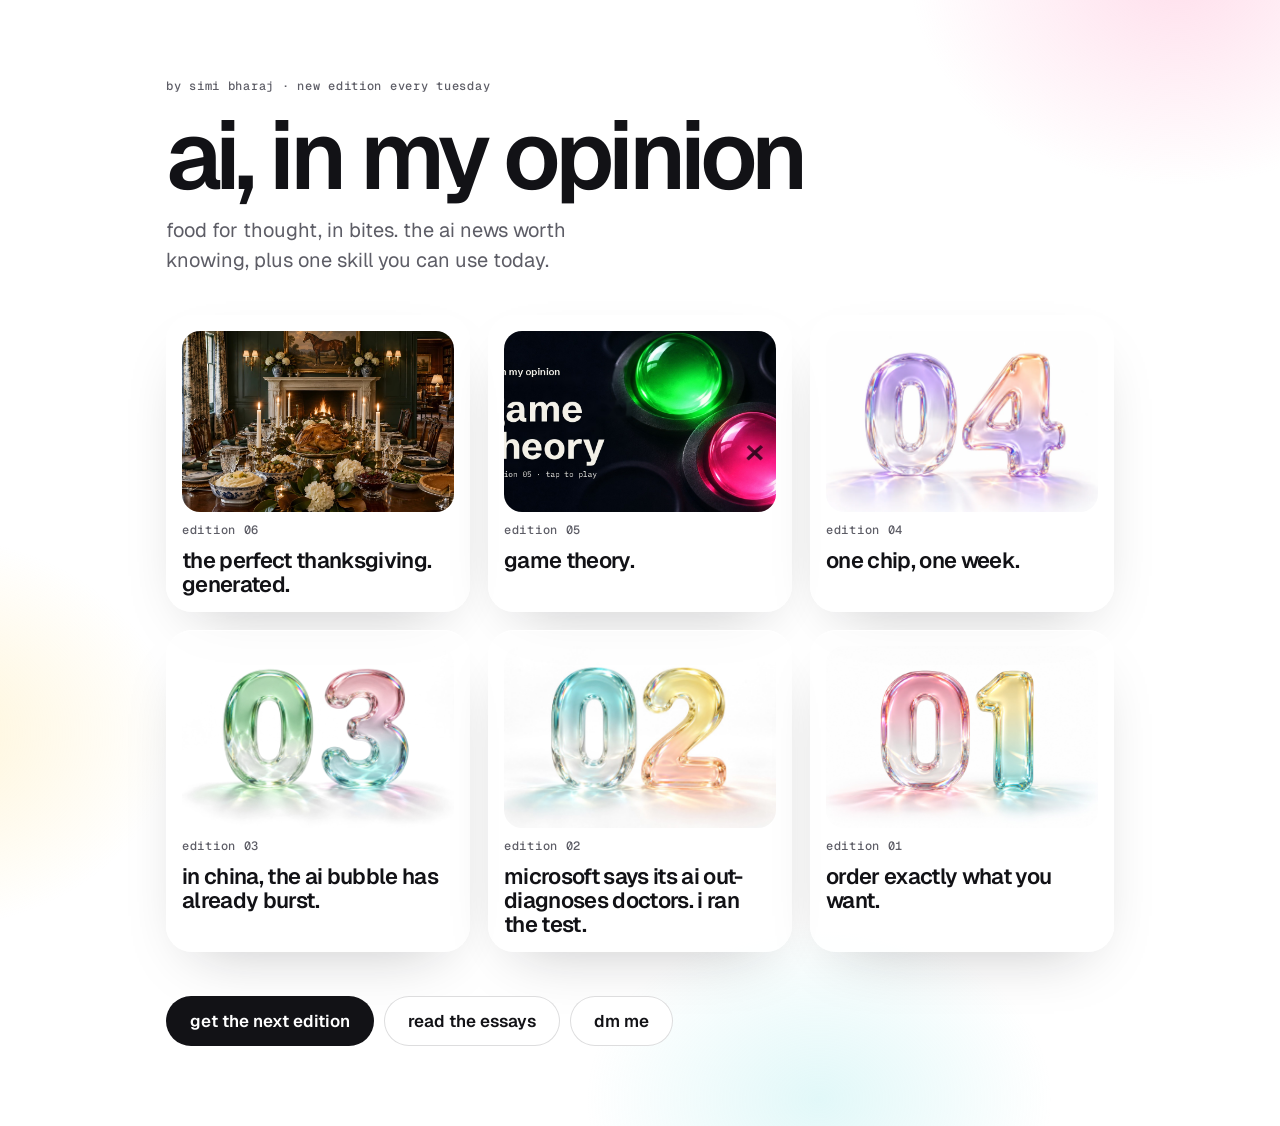
<file: index.html>
<!doctype html>
<html lang="en">
<head>
<meta charset="utf-8">
<meta name="viewport" content="width=device-width,initial-scale=1">
<title>ai, in my opinion · editions</title>
<meta name="description" content="interactive ai editions by simi bharaj. one skill you can use today, every tuesday.">
<meta property="og:title" content="ai, in my opinion">
<meta property="og:description" content="interactive ai editions by simi bharaj. one skill you can use today, every tuesday.">
<meta property="og:image" content="https://simibharaj.github.io/aiimo/01/assets/cover.jpg">
<link rel="icon" href="01/assets/glass-0N.jpg">
<link rel="stylesheet" href="https://fonts.googleapis.com/css2?family=Geist:wght@400;500;600&family=Geist+Mono:wght@500&display=swap">
<style>
:root{--ink:#121216;--muted:#5d5d66;--glass:rgba(255,255,255,.7);--shadow:0 1px 0 #fff inset,0 24px 60px -30px rgba(18,18,22,.28)}
*{box-sizing:border-box}body{margin:0;background:#fff;color:var(--ink);font:400 17px/1.5 "Geist","Helvetica Neue",Arial,sans-serif;-webkit-font-smoothing:antialiased}
.light{position:fixed;inset:-20vmax;z-index:-1;background:radial-gradient(30vmax 24vmax at 80% 16%,rgba(255,170,205,.38),transparent 70%),radial-gradient(28vmax 22vmax at 10% 70%,rgba(255,226,140,.34),transparent 70%),radial-gradient(26vmax 20vmax at 60% 96%,rgba(150,230,232,.28),transparent 70%)}
main{max-width:980px;margin:0 auto;padding:72px 16px 80px}
.tag{font:500 12px "Geist Mono",monospace;letter-spacing:.06em;color:var(--muted)}
h1{font-size:clamp(44px,8vw,96px);font-weight:600;letter-spacing:-.06em;line-height:.95;margin:12px 0 14px}
p.sub{font-size:20px;color:var(--muted);margin:0 0 40px;max-width:36ch}
.grid{display:grid;grid-template-columns:repeat(auto-fill,minmax(260px,1fr));gap:18px}
a.ed{display:flex;flex-direction:column;gap:10px;padding:16px;border-radius:26px;background:var(--glass);box-shadow:var(--shadow);text-decoration:none;color:inherit;transition:transform .2s}
a.ed:hover{transform:translateY(-3px)}
a.ed img{width:100%;aspect-ratio:1.5;object-fit:cover;border-radius:18px;mix-blend-mode:multiply}
a.ed b{font-size:22px;font-weight:600;letter-spacing:-.03em;line-height:1.1}
.row{display:flex;gap:10px;flex-wrap:wrap;margin-top:44px}
.go{display:inline-flex;align-items:center;min-height:50px;padding:0 24px;border-radius:99px;background:var(--ink);color:#fff;text-decoration:none;font-weight:600}
.go.l{background:#fff;color:var(--ink);box-shadow:inset 0 0 0 1px rgba(18,18,22,.14)}
</style>
</head>
<body>
<div class="light" aria-hidden="true"></div>
<main>
<span class="tag">by simi bharaj · new edition every tuesday</span>
<h1>ai, in my opinion</h1>
<p class="sub">food for thought, in bites. the ai news worth knowing, plus one skill you can use today.</p>
<div class="grid">
<a class="ed" href="06/"><img src="06/assets/thanksgiving-table.jpg" alt="edition 06, a thanksgiving table by candlelight"><span class="tag">edition 06</span><b>the perfect thanksgiving. generated.</b></a>
<a class="ed" href="05/"><img src="05/assets/cover.jpg" alt="edition 05, a green orb and a pink orb"><span class="tag">edition 05</span><b>game theory.</b></a>
<a class="ed" href="04/"><img src="04/assets/glass-04.webp" alt="the number 04 in glass"><span class="tag">edition 04</span><b>one chip, one week.</b></a>
<a class="ed" href="03/"><img src="03/assets/float-0N.webp" alt="the number 03 in glass"><span class="tag">edition 03</span><b>in china, the ai bubble has already burst.</b></a>
<a class="ed" href="02/"><img src="02/assets/glass-0N.jpg" alt="the number 02 in glass"><span class="tag">edition 02</span><b>microsoft says its ai out-diagnoses doctors. i ran the test.</b></a>
<a class="ed" href="01/"><img src="01/assets/glass-0N.jpg" alt="the number 01 in glass"><span class="tag">edition 01</span><b>order exactly what you want.</b></a>
</div>
<div class="row"><a class="go" href="https://aiimo.substack.com/subscribe">get the next edition</a><a class="go l" href="https://aiimo.substack.com">read the essays</a><a class="go l" href="https://ig.me/m/_simisim">dm me</a></div>
</main>
</body>
</html>
</file>
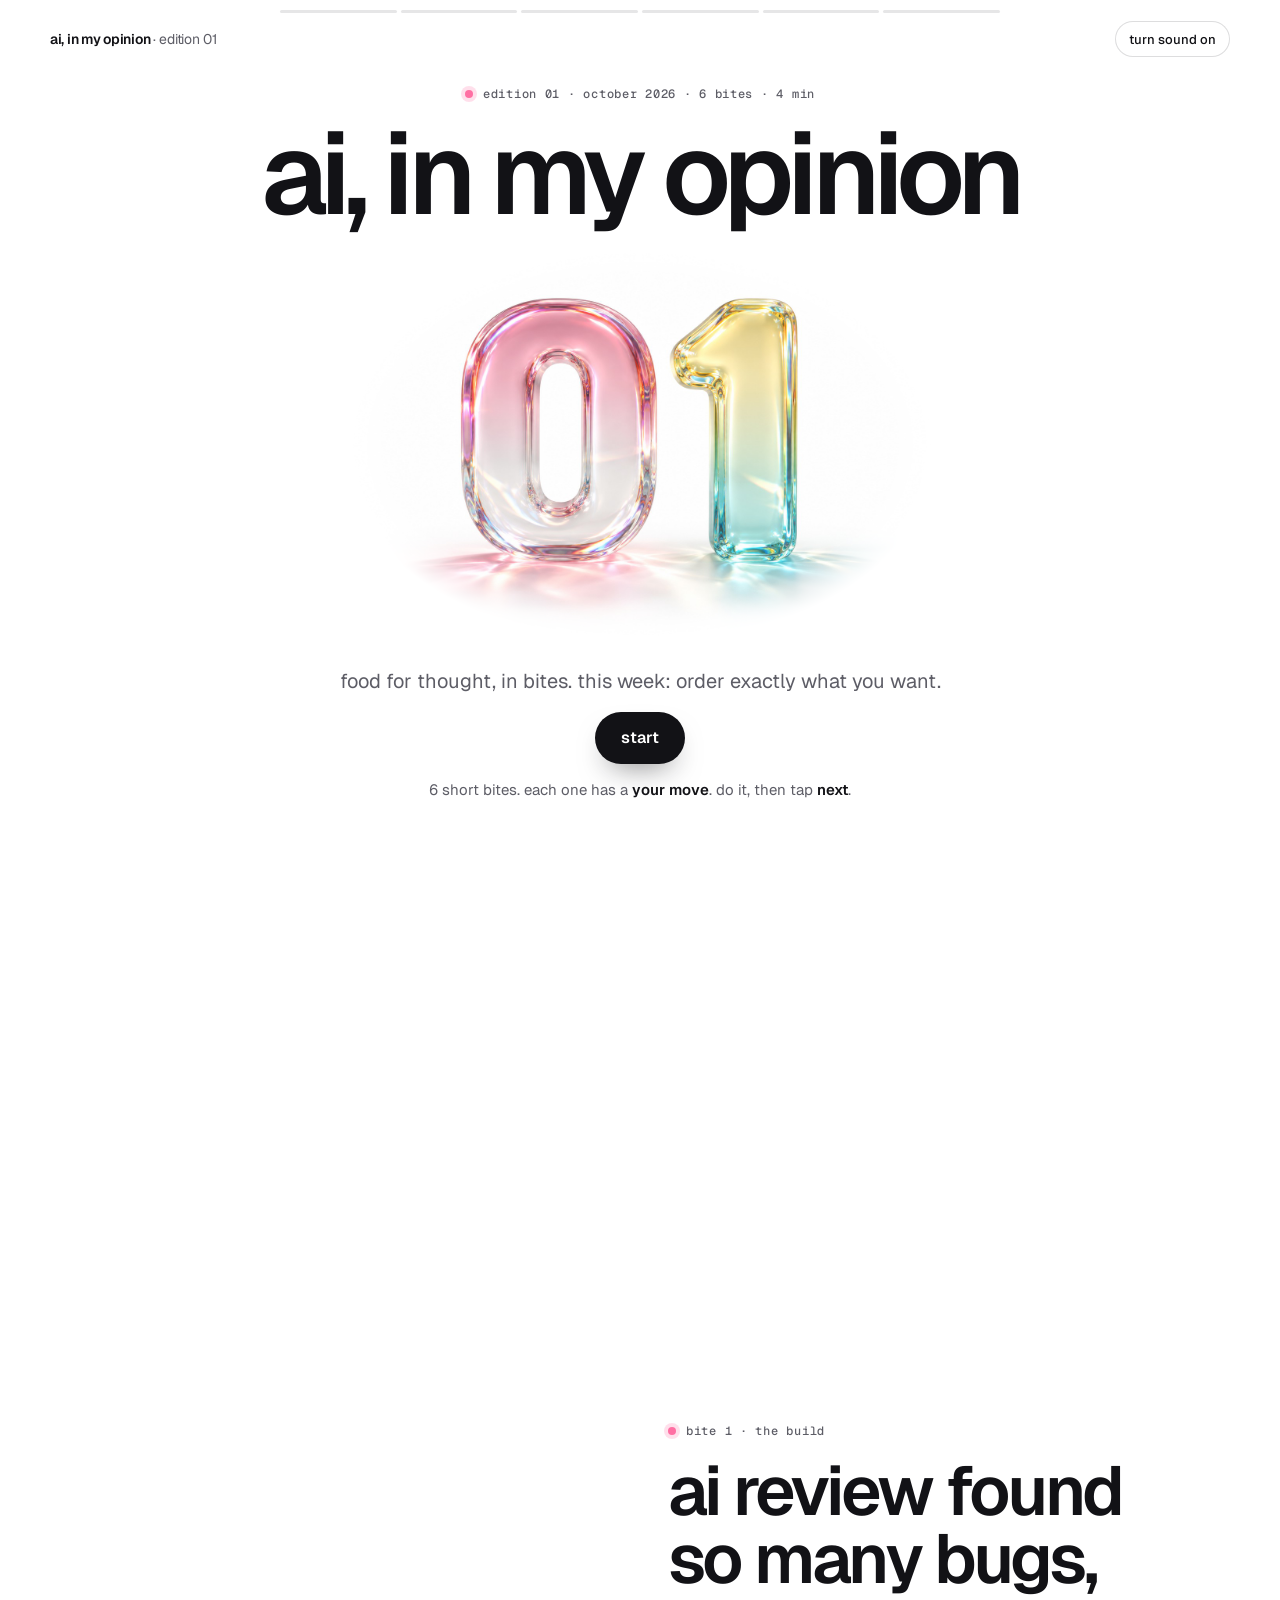
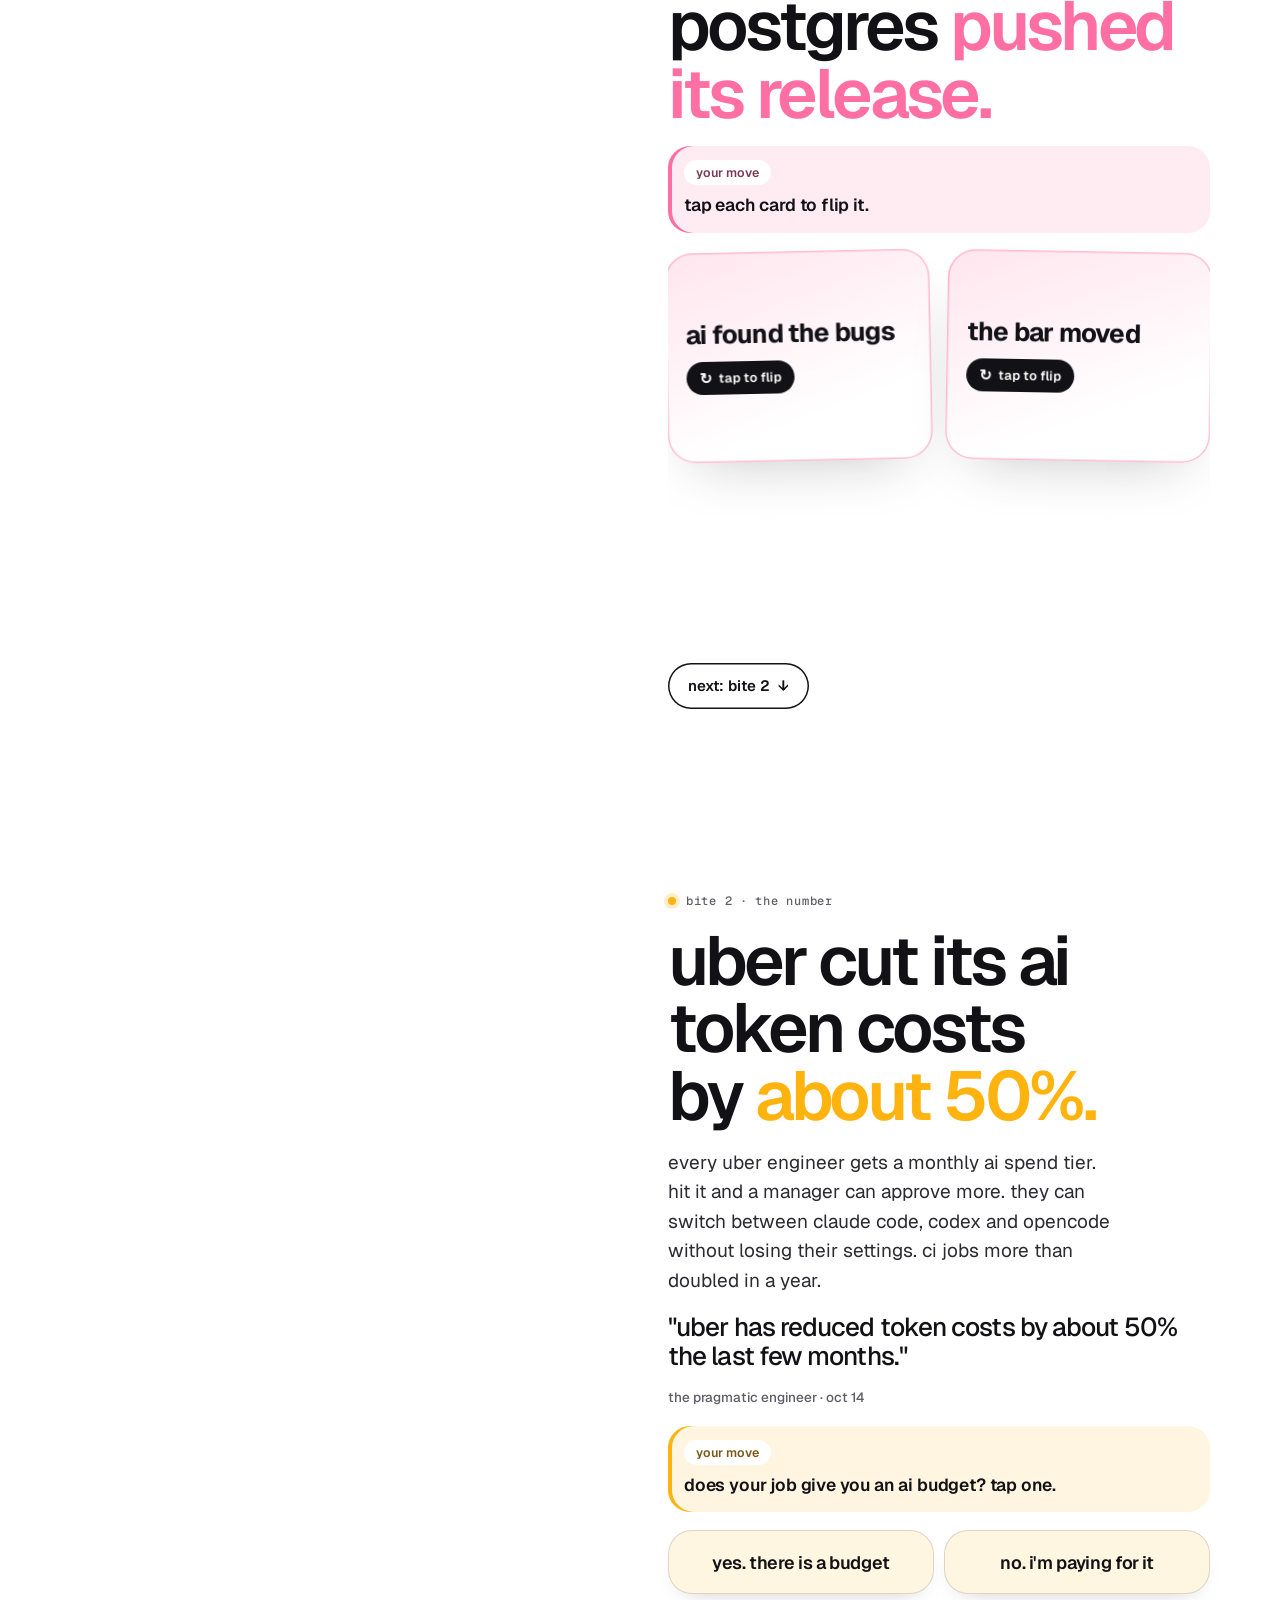
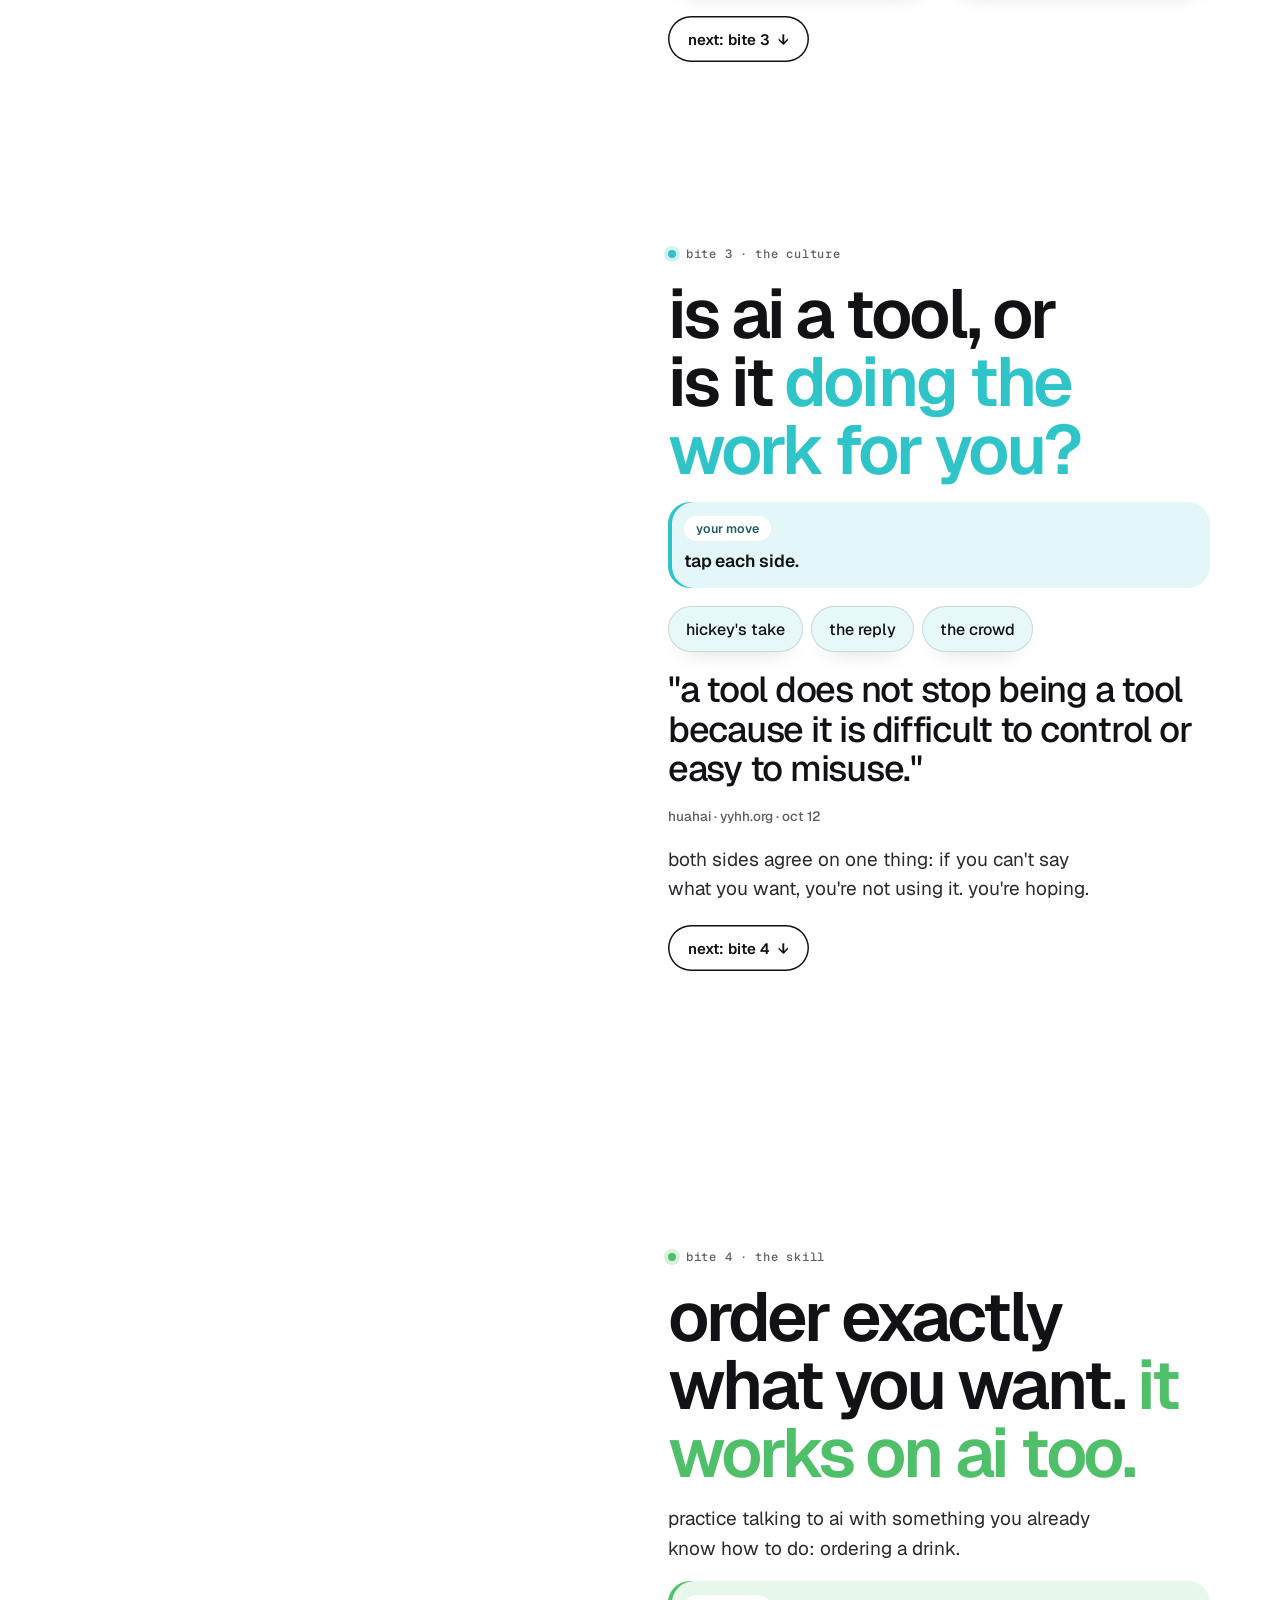
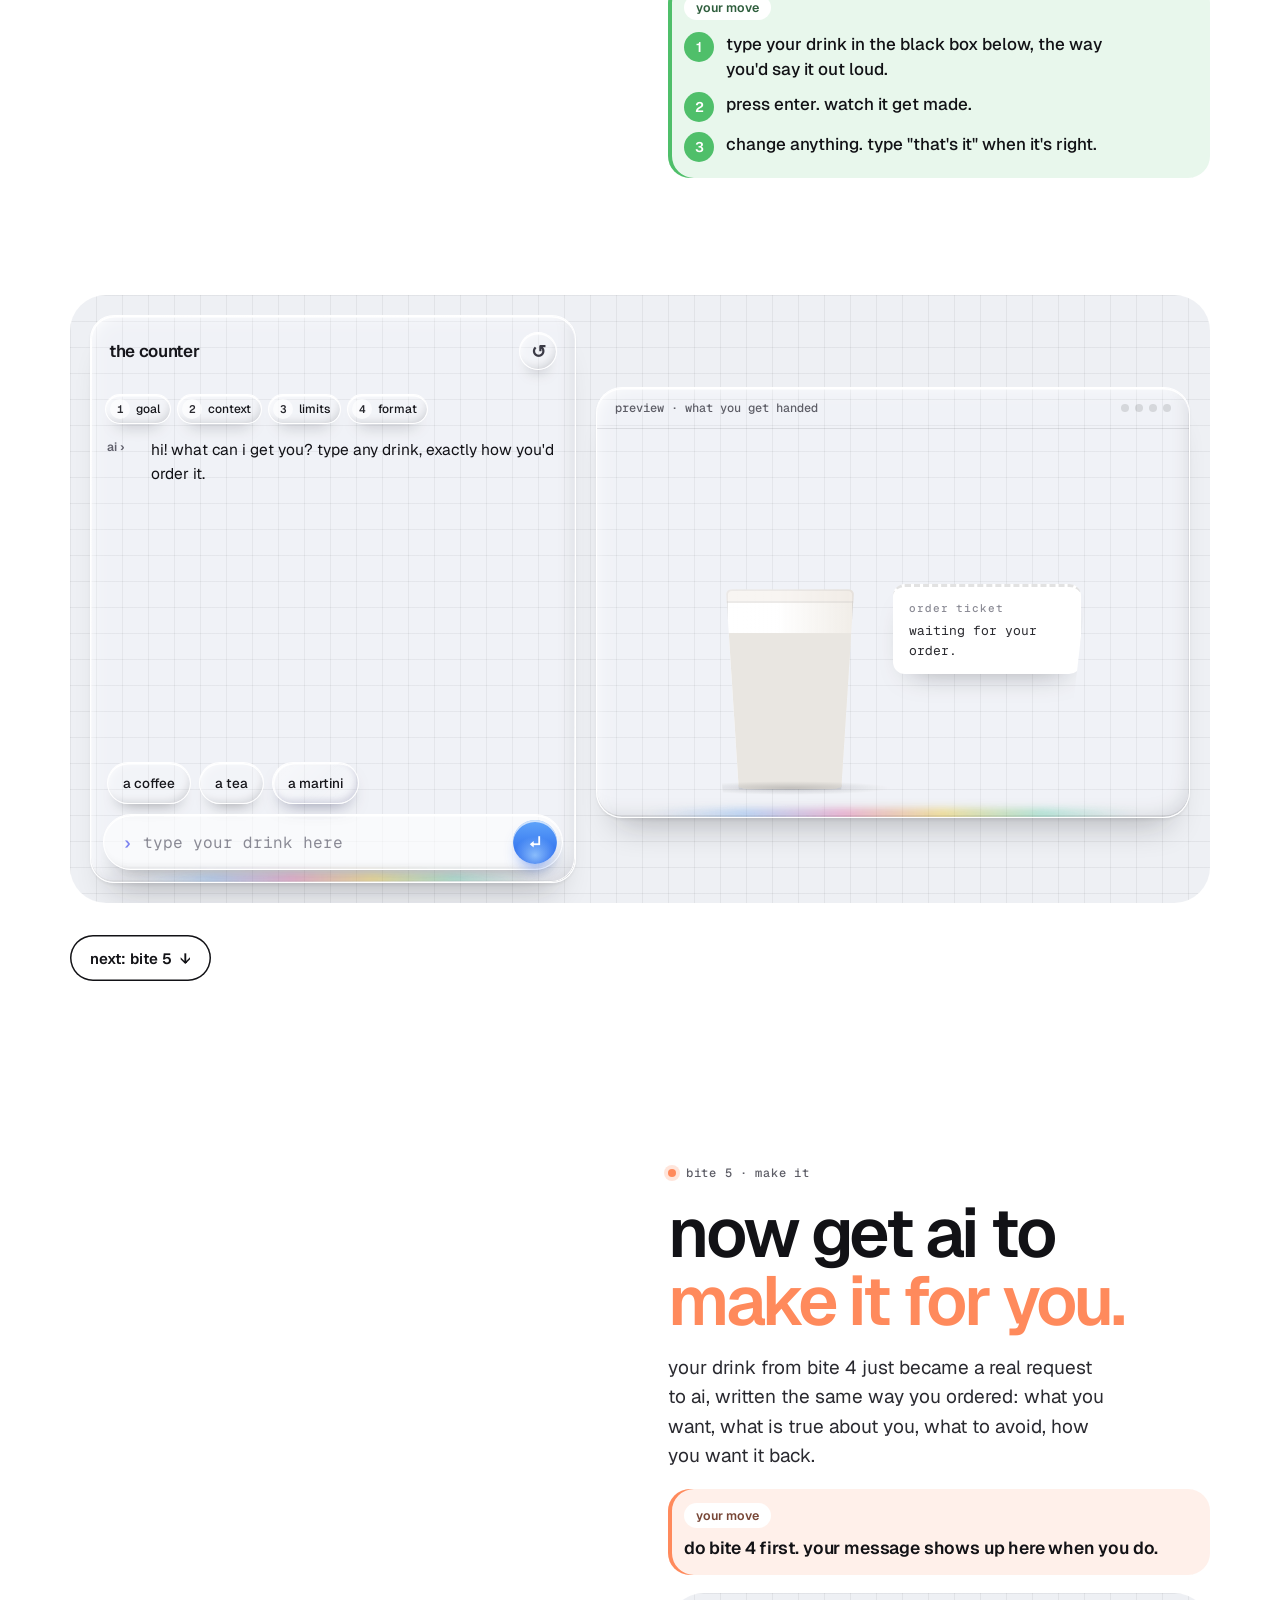
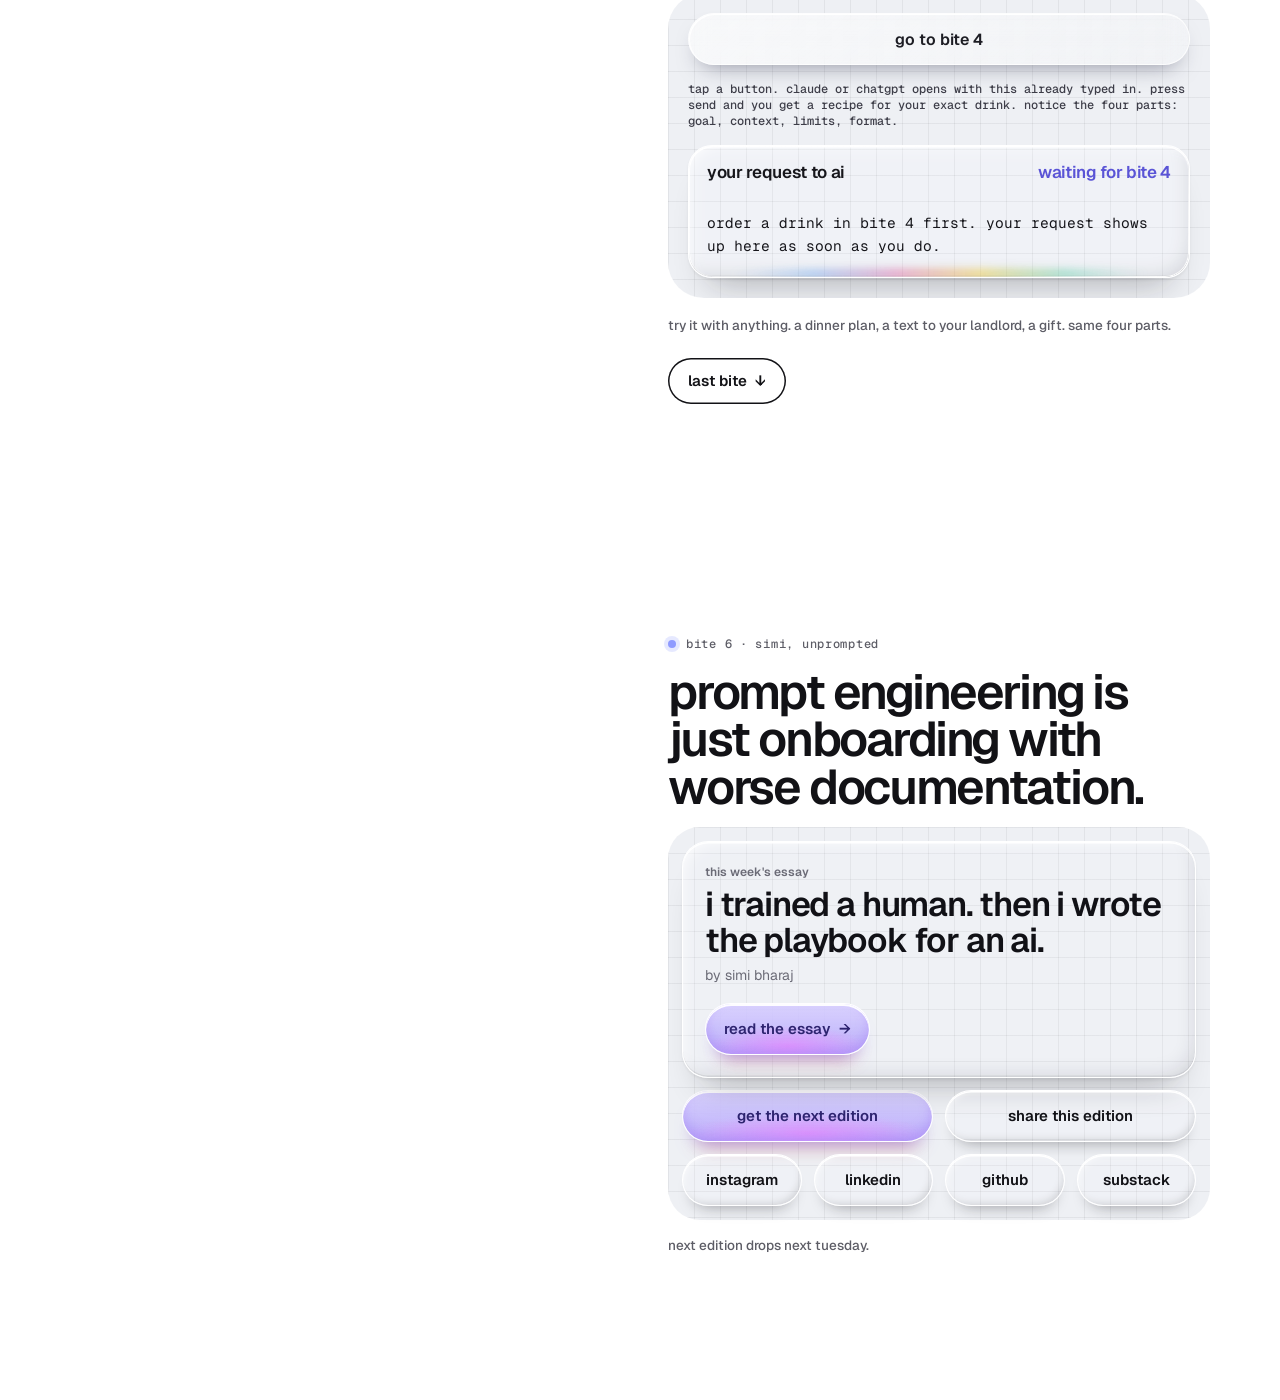
<file: 01/index.html>
<!doctype html>
<html lang="en">
<head>
<meta charset="utf-8">
<meta name="viewport" content="width=device-width,initial-scale=1,viewport-fit=cover">
<title>ai, in my opinion · edition 01</title>
<meta name="description" content="food for thought, in bites. an ai edition by simi bharaj. the news worth knowing, plus one skill you can use today.">
<meta name="theme-color" content="#ffffff">
<link rel="preconnect" href="https://fonts.googleapis.com">
<link rel="preconnect" href="https://fonts.gstatic.com" crossorigin>
<link rel="stylesheet" href="https://fonts.googleapis.com/css2?family=Geist:wght@400;500;600;700&family=Geist+Mono:wght@400;500&display=swap">
<link rel="stylesheet" href="bites.css?v=1022e">
<meta property="og:title" content="ai, in my opinion · edition 01">
<meta property="og:description" content="food for thought, in bites. this week: order exactly what you want.">
<meta property="og:image" content="https://simibharaj.github.io/aiimo/01/assets/cover.jpg">
<meta property="og:url" content="https://simibharaj.github.io/aiimo/01/">
<meta name="twitter:card" content="summary_large_image">
<link rel="icon" href="assets/glass-0N.jpg">
</head>
<body>
<div class="light" aria-hidden="true"></div>
<div class="bar">
  <div class="segs" id="segs" aria-hidden="true"></div>
  <div class="top"><a class="brand" href="#cover">ai, in my opinion <span>· edition 01</span></a><button class="chipbtn" id="sound" type="button" aria-pressed="false">turn sound on</button></div>
</div>
<main id="bites"></main>
<noscript><p style="padding:24px">turn on javascript to use this edition. or read it on <a href="https://aiimo.substack.com">substack</a>.</p></noscript>
<script src="clipart.js?v=1022e"></script>
<script src="editions/01/edition.js?v=1022e"></script>
<script src="lab.js?v=1022e"></script>
<script src="builder.js?v=1022e"></script>
<script src="term.js?v=1022e"></script>
<script src="bites.js?v=1022e"></script>
</body>
</html>
</file>
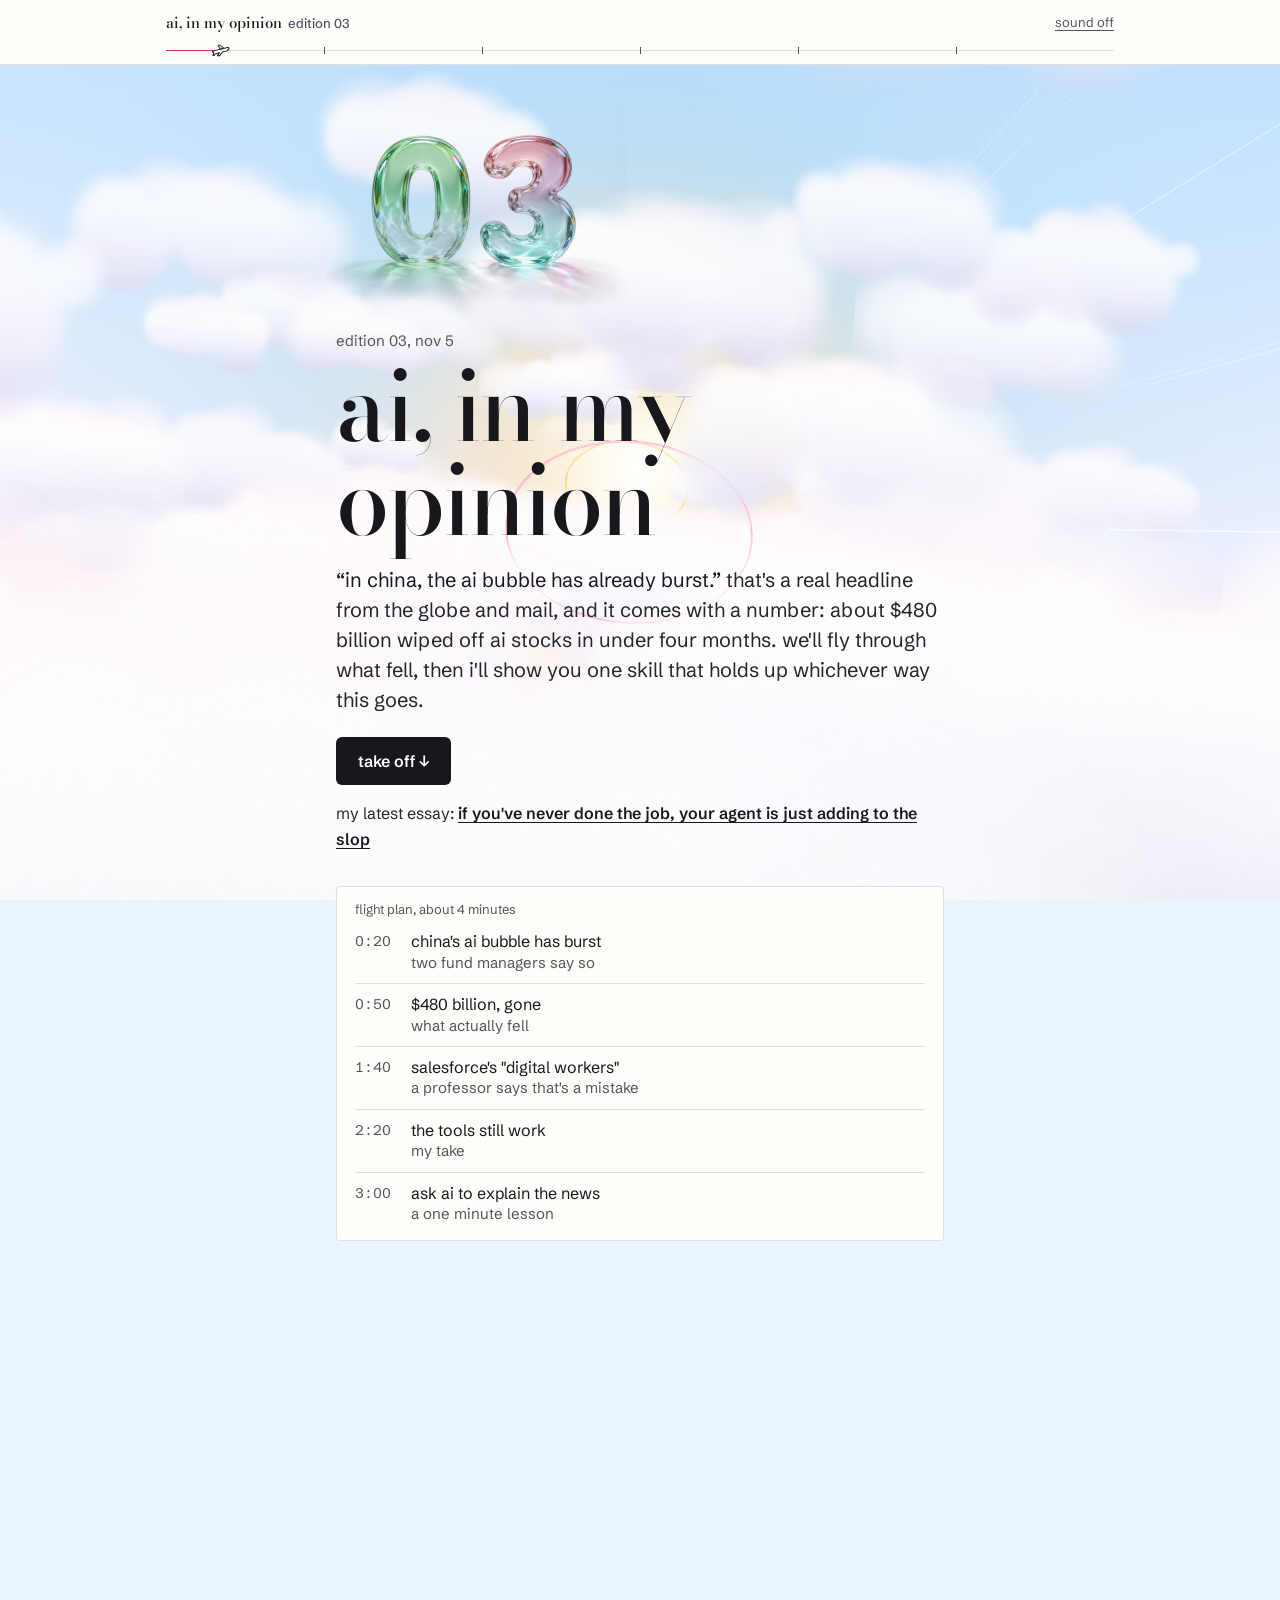
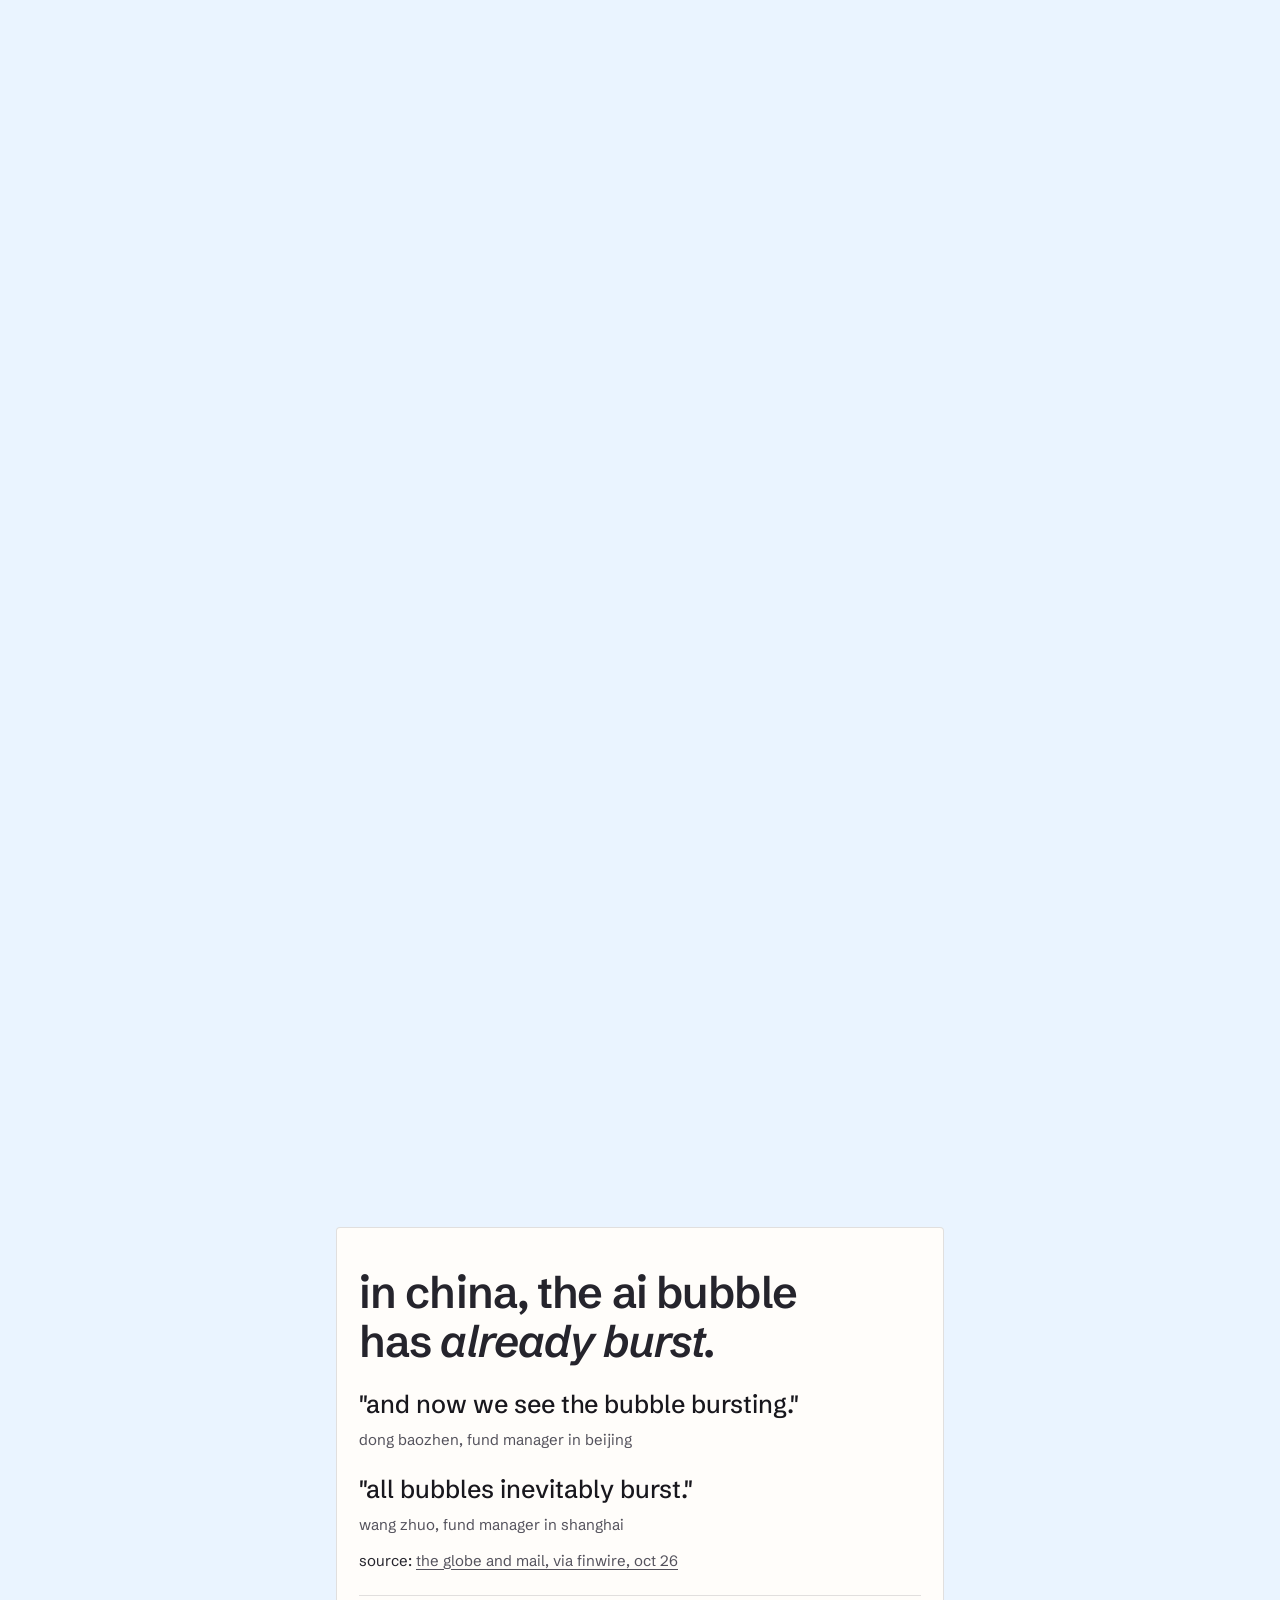
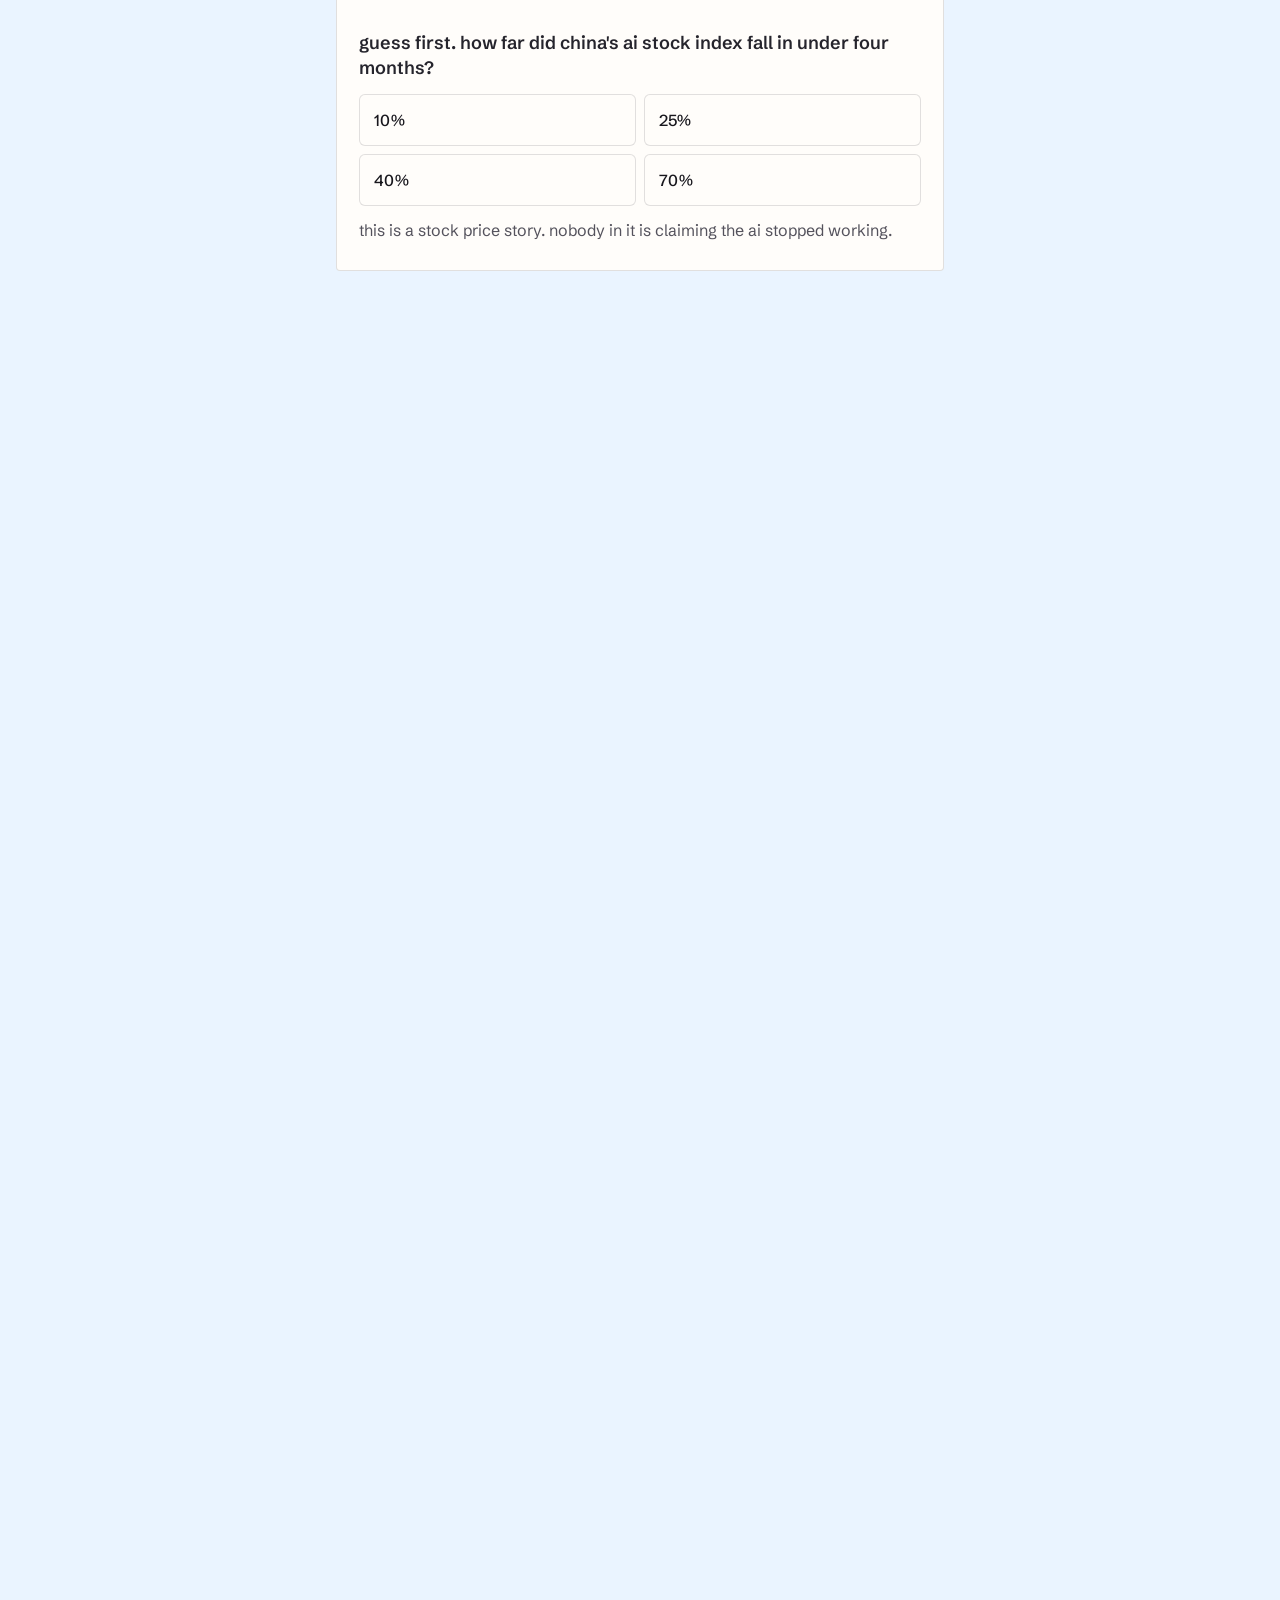
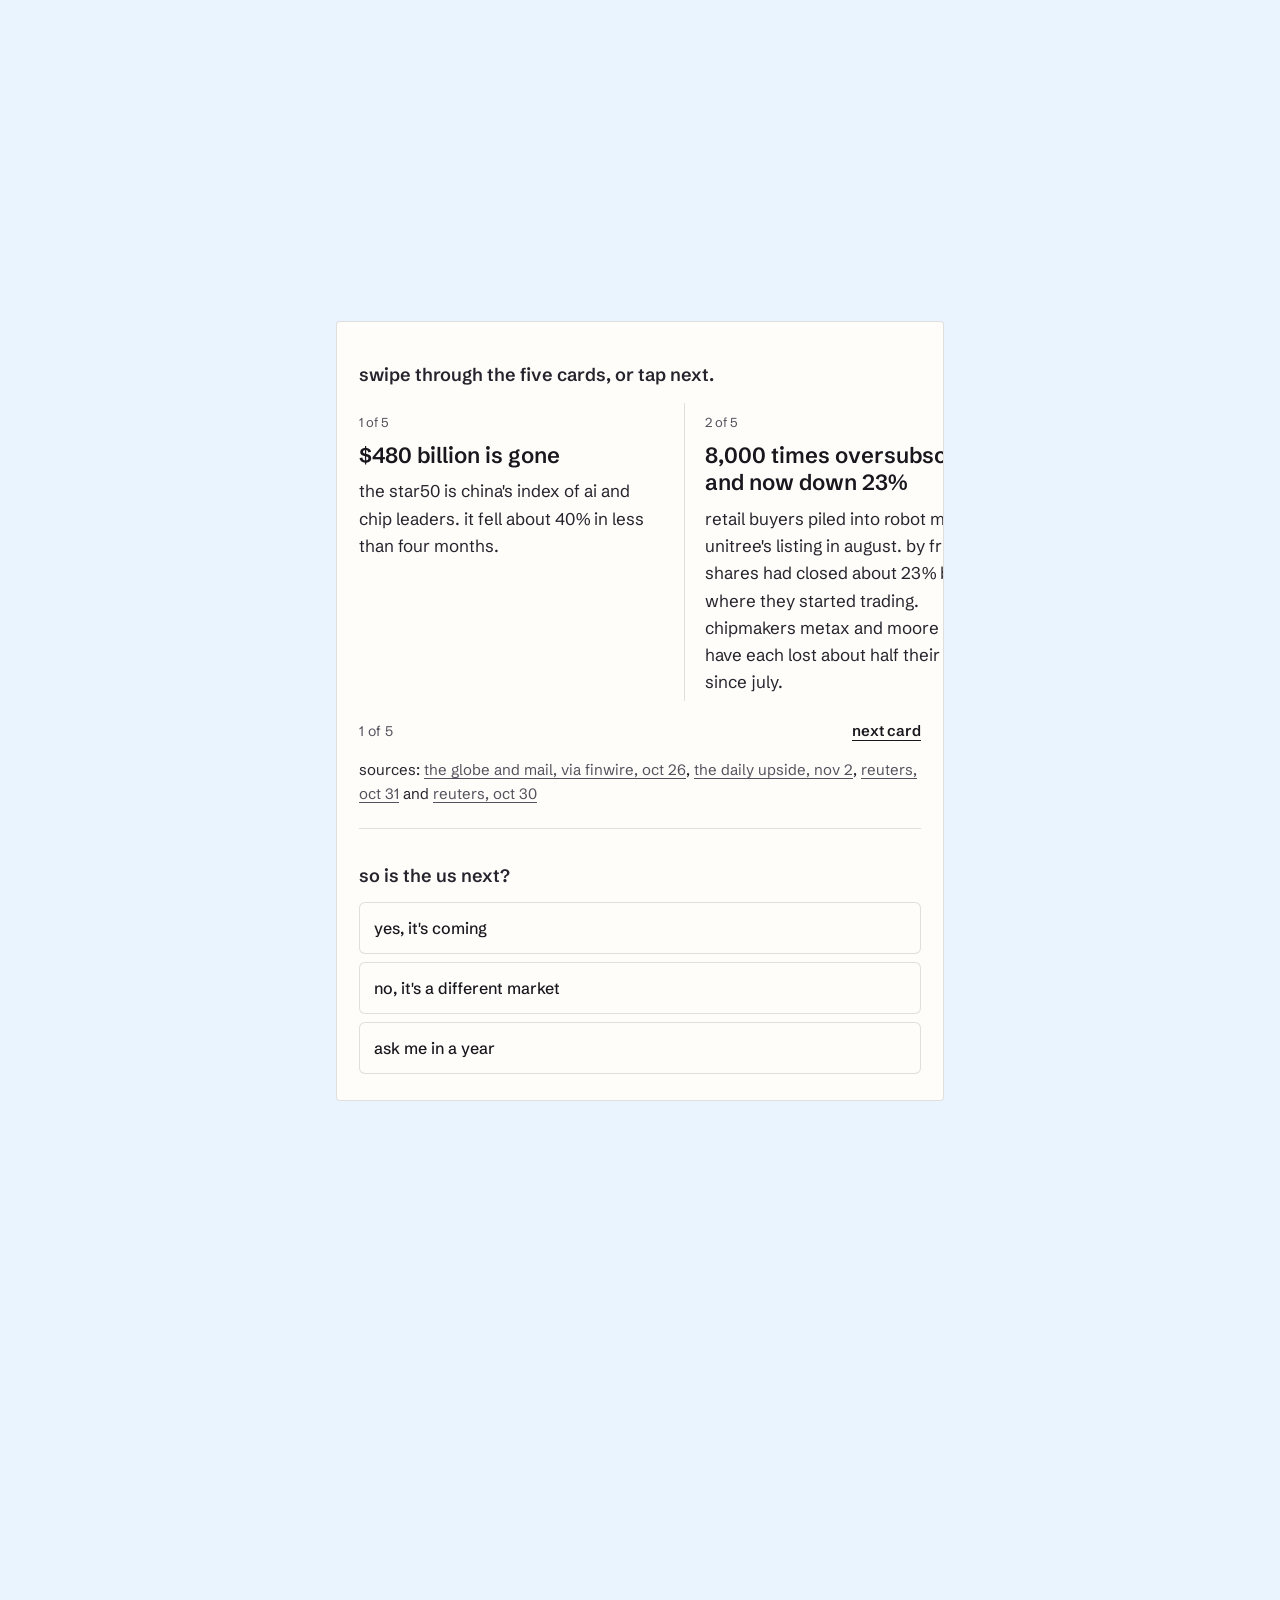
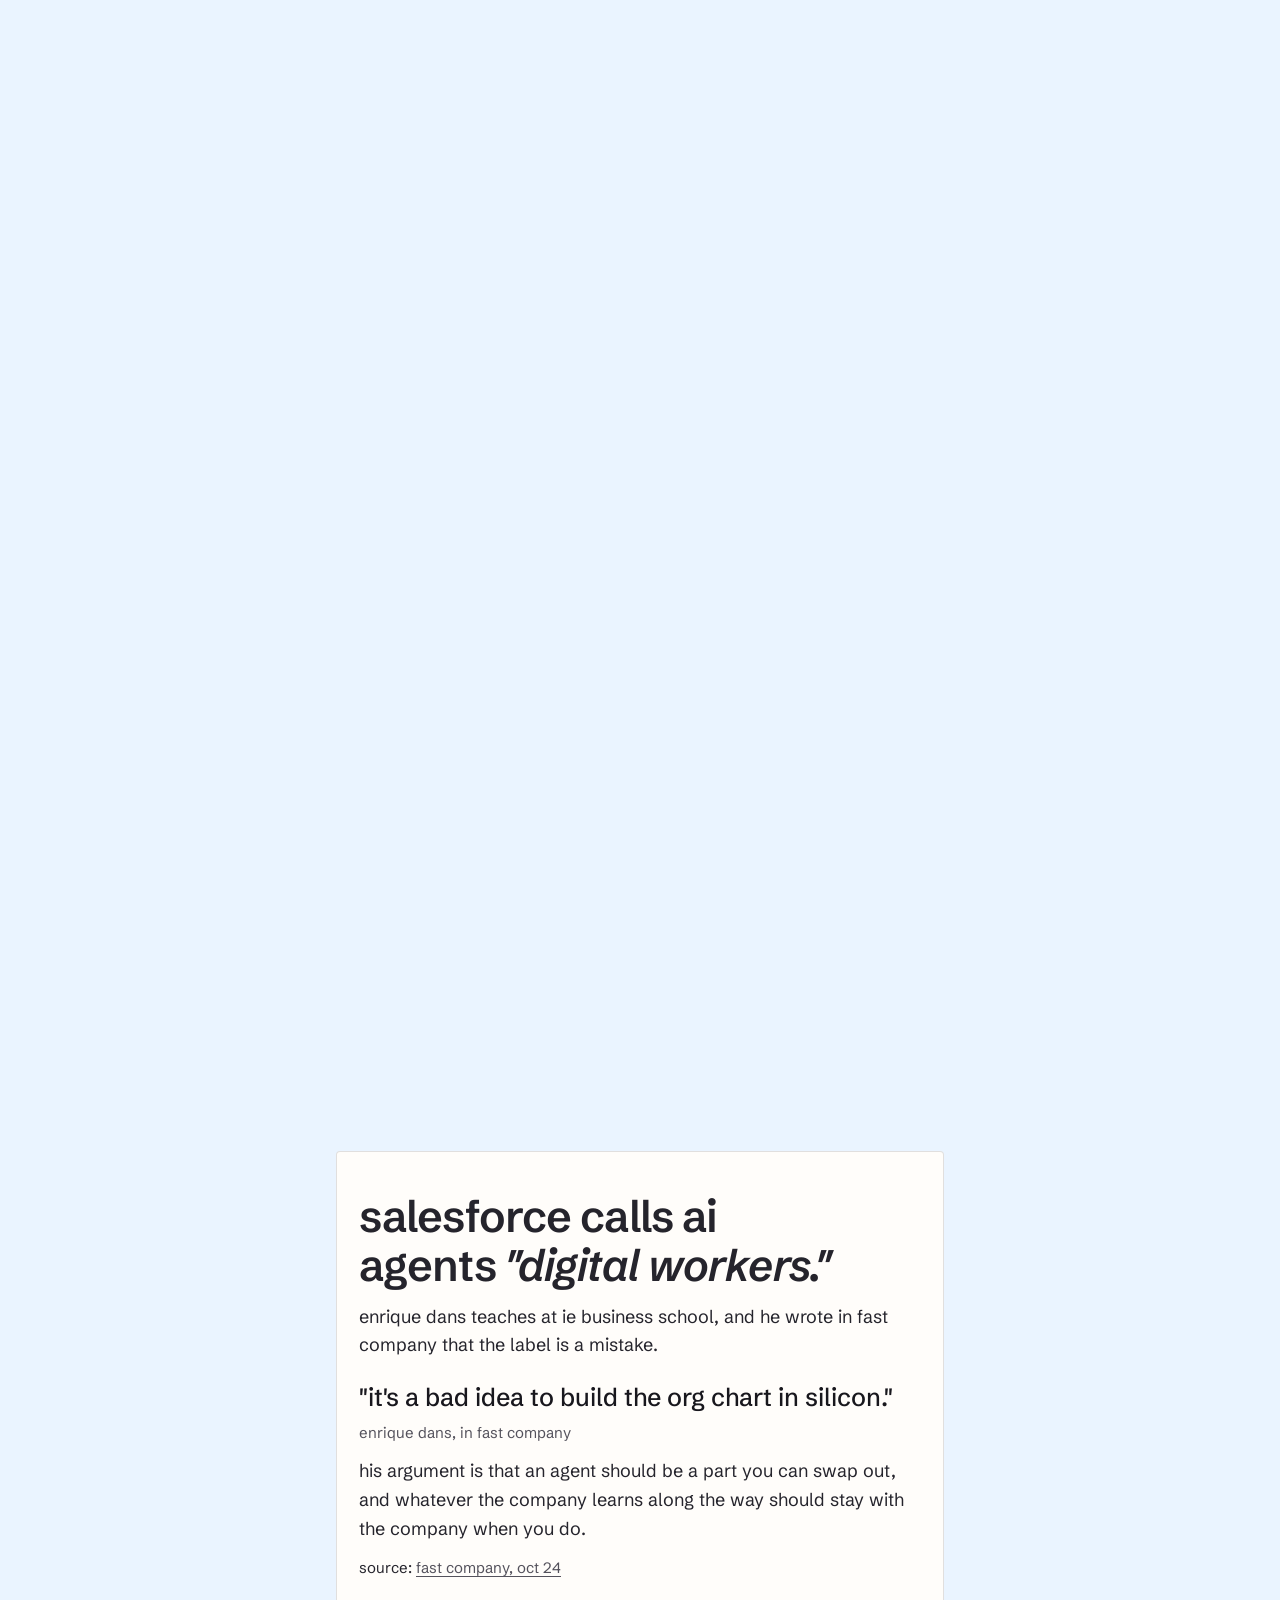
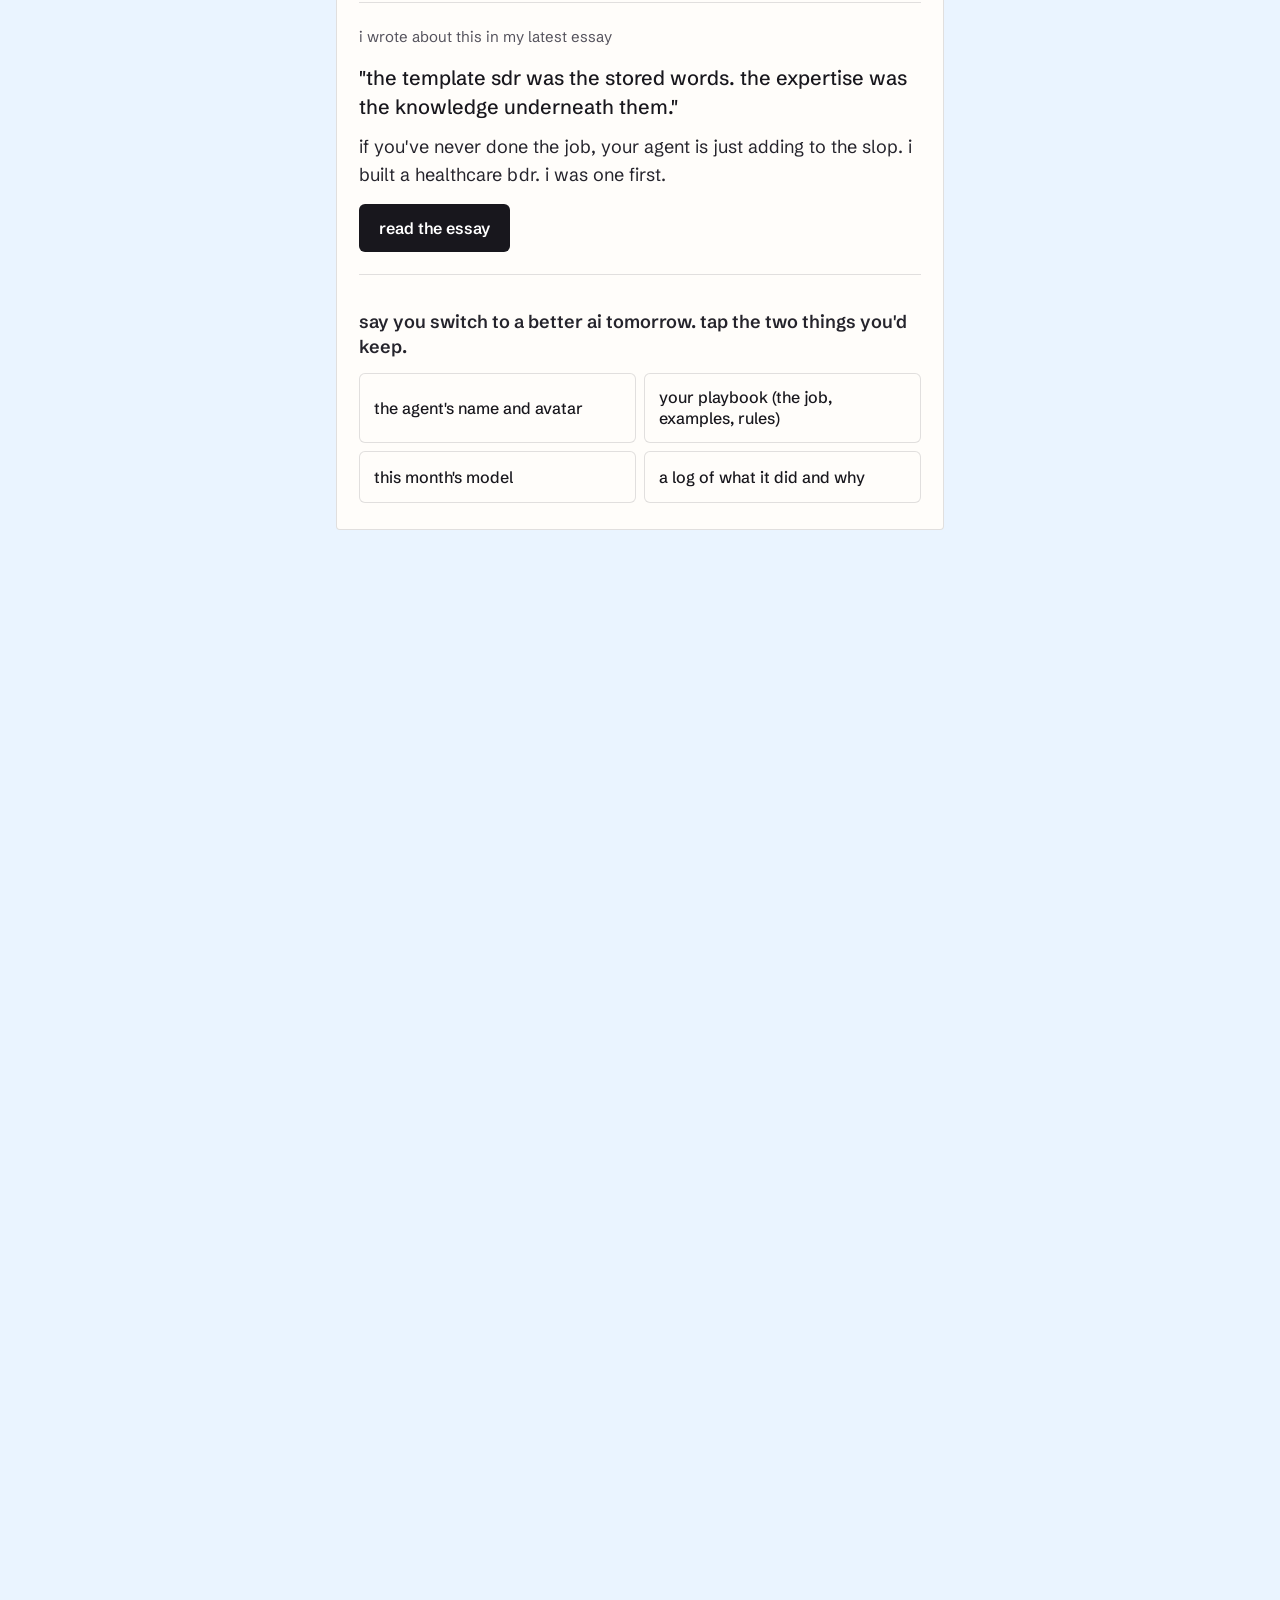
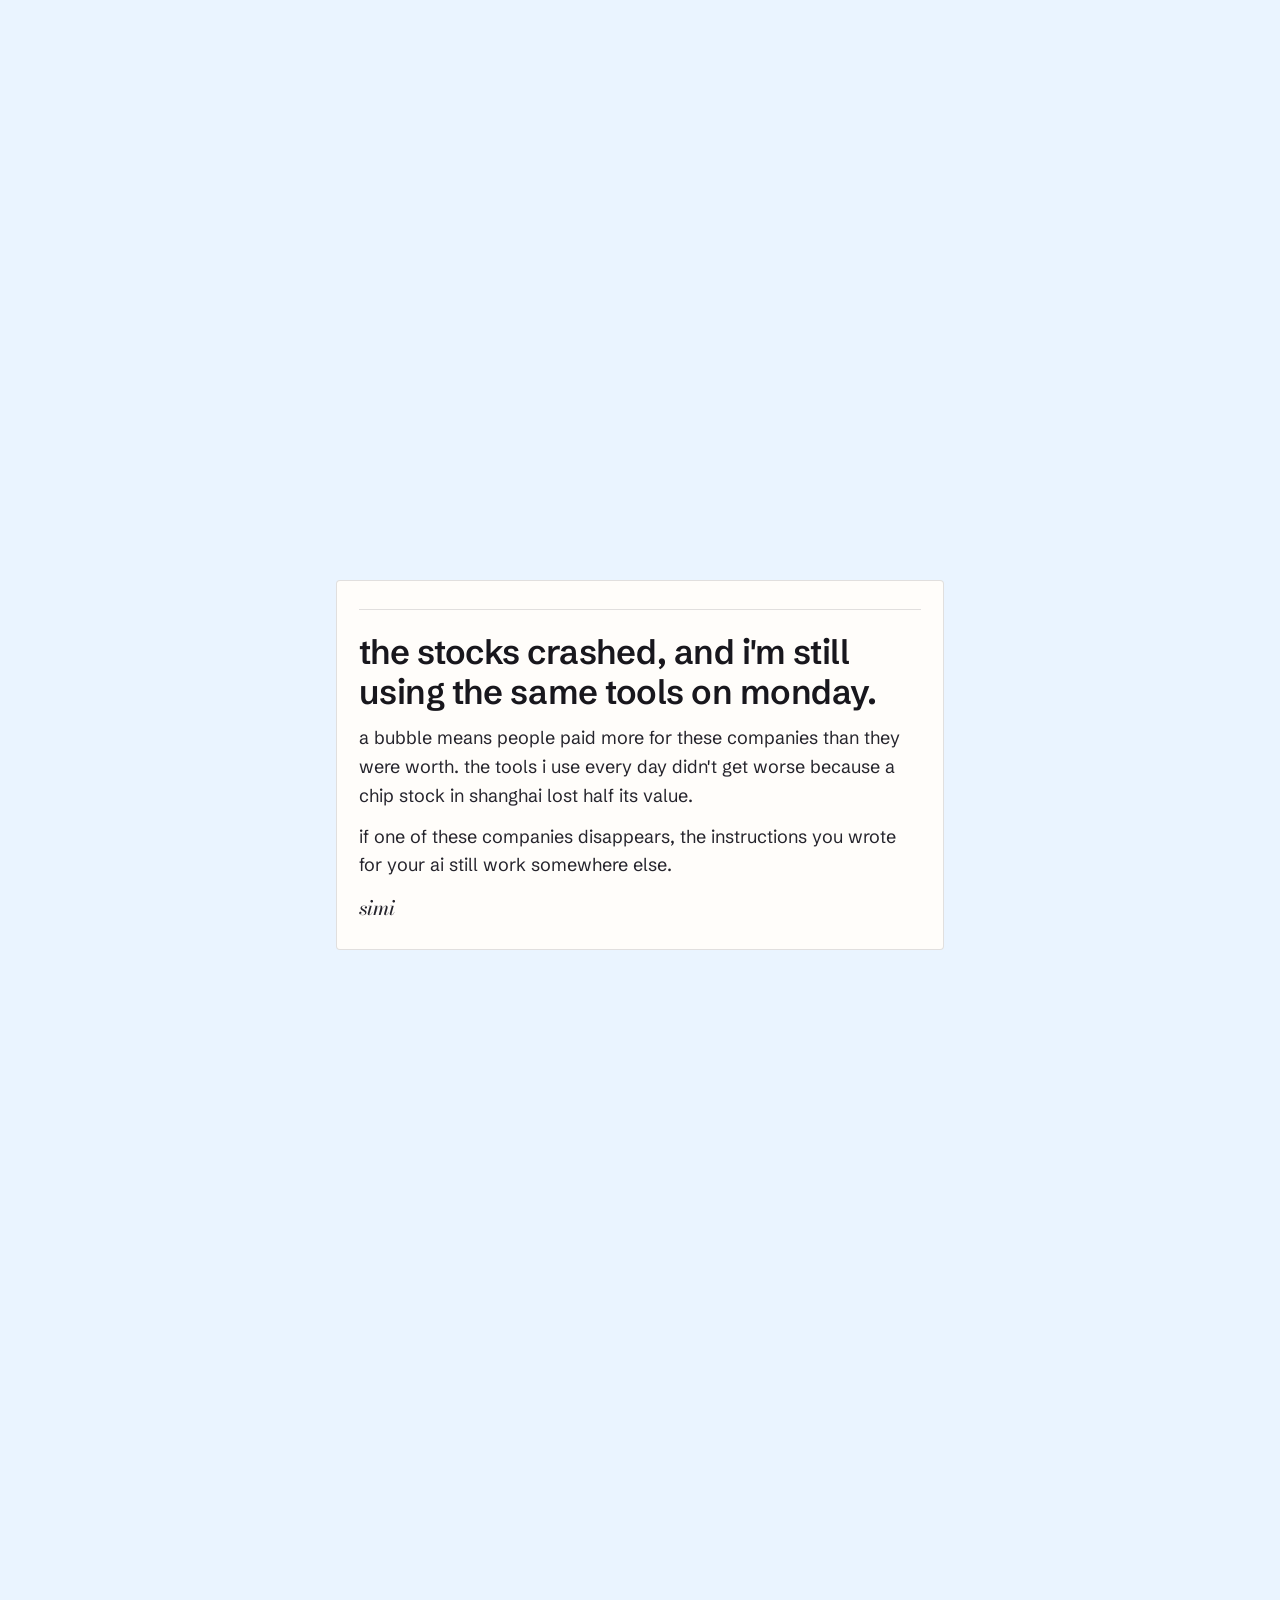
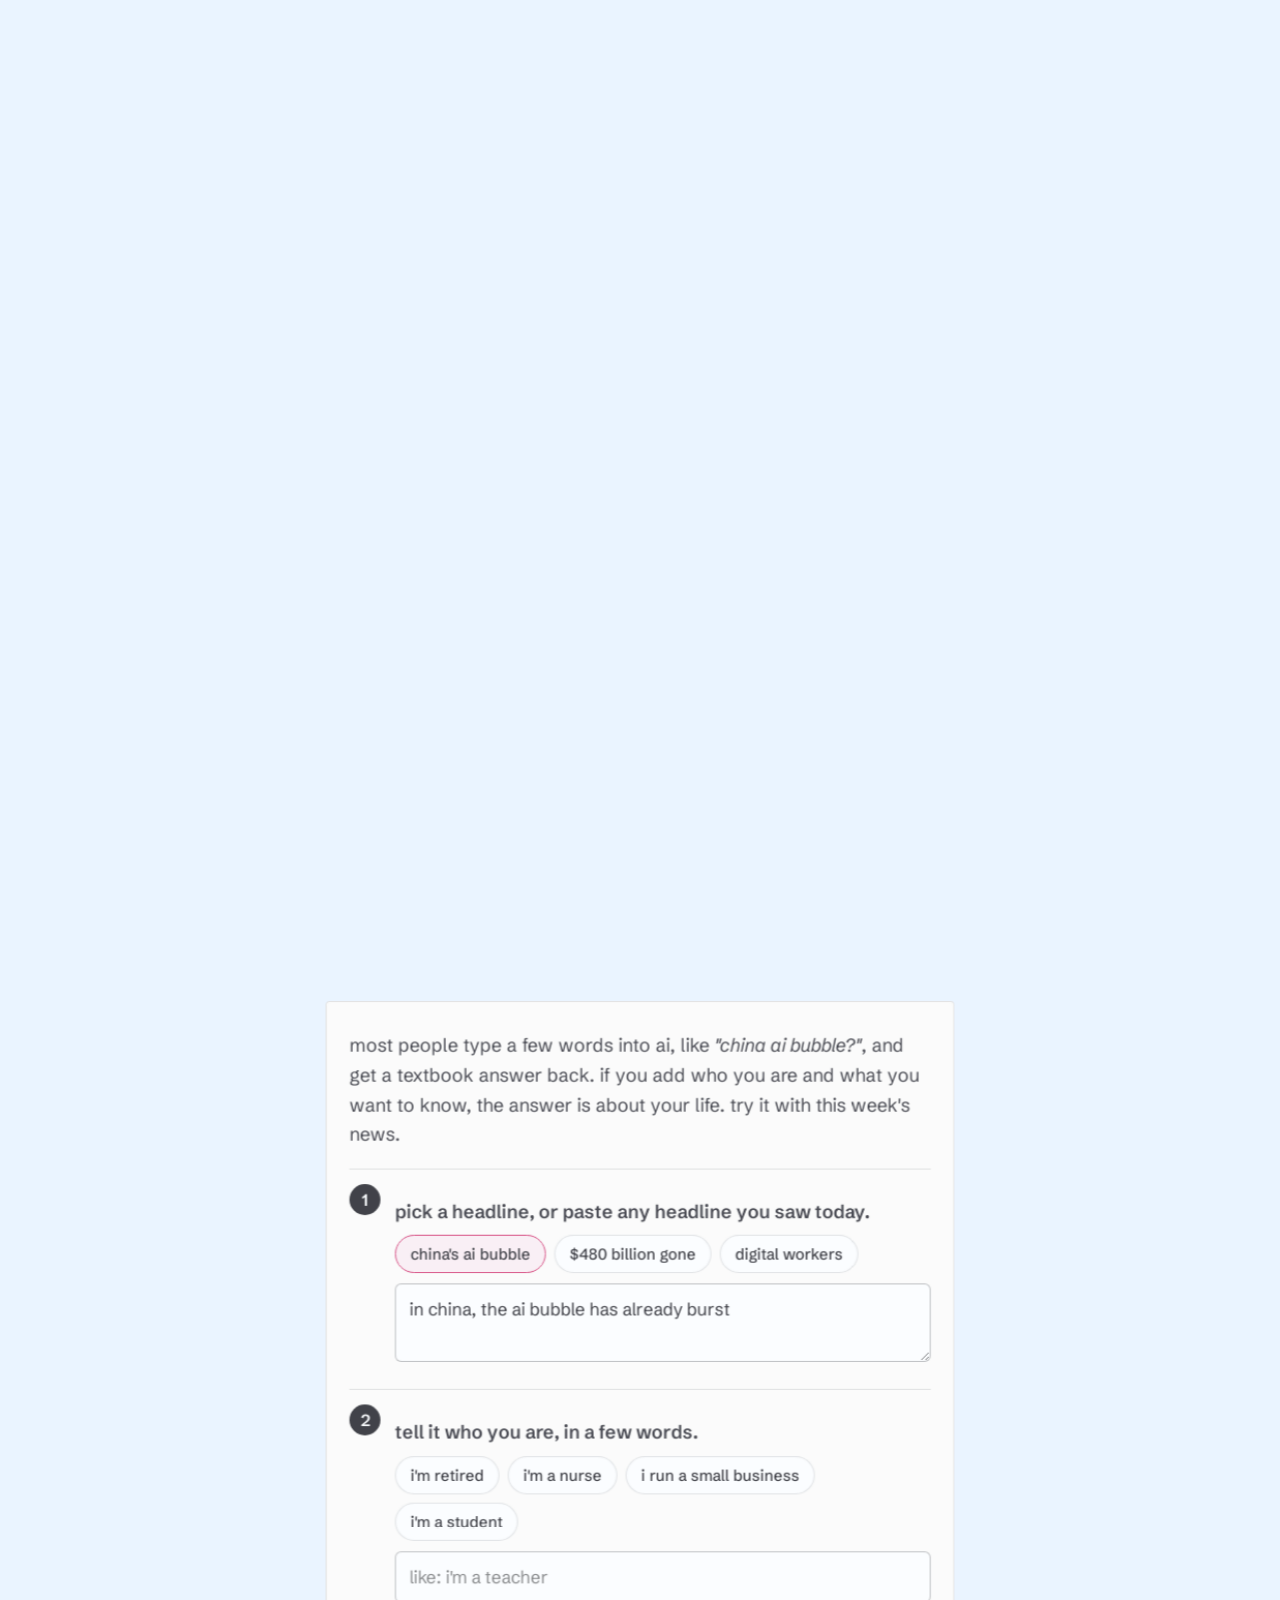
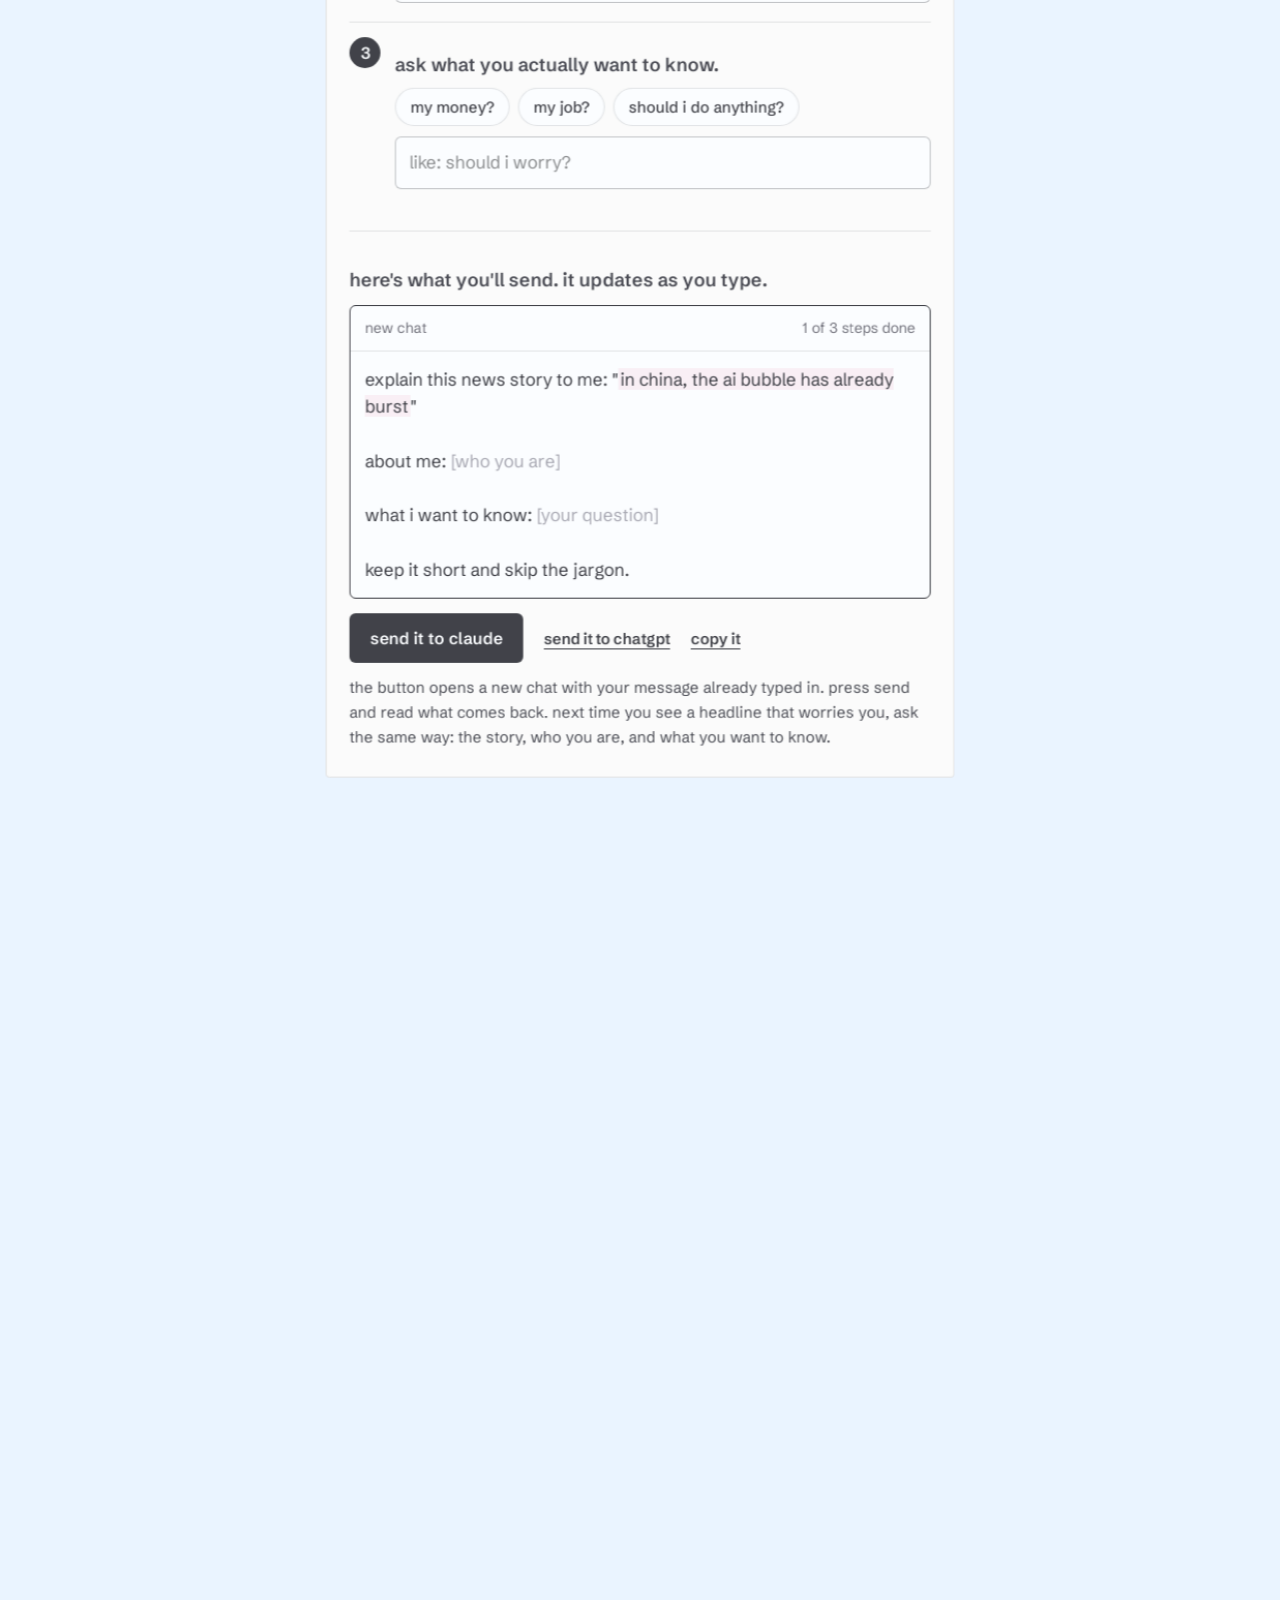
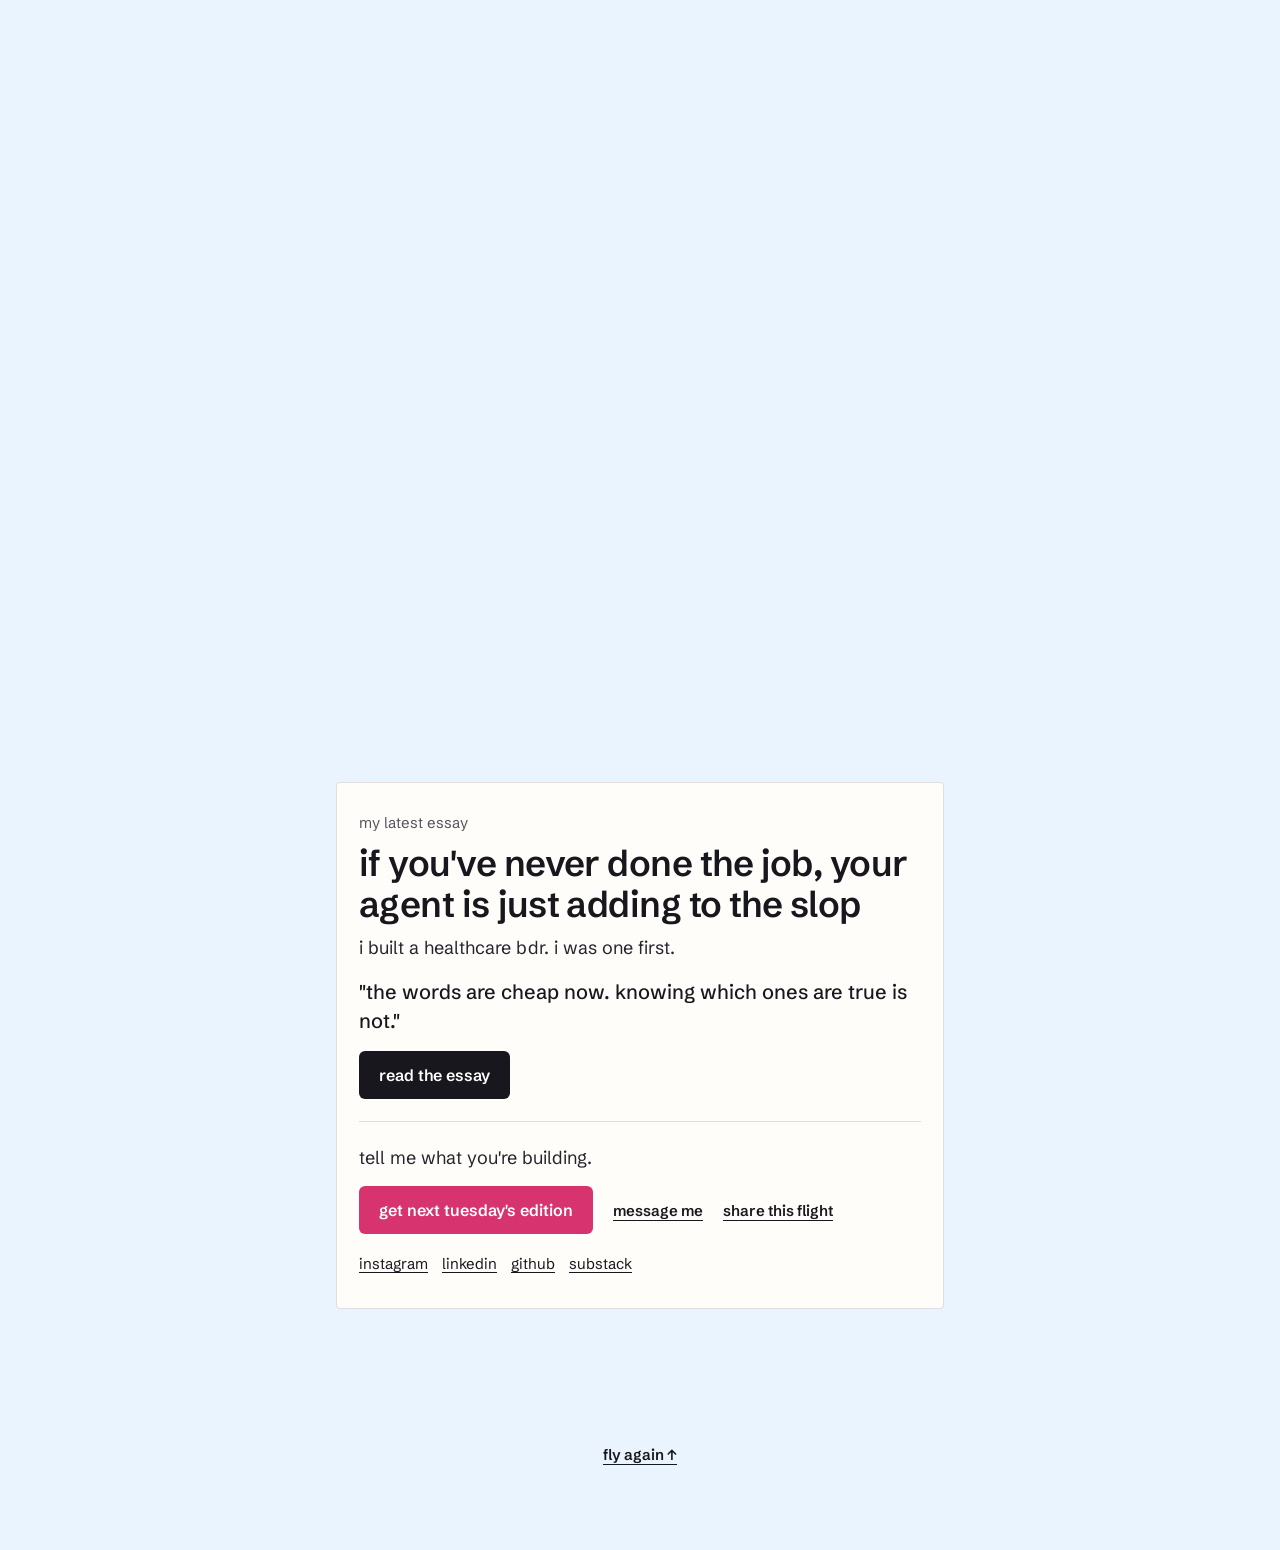
<file: 03/index.html>
<!doctype html>
<html lang="en">
<head>
<meta charset="utf-8">
<meta name="viewport" content="width=device-width,initial-scale=1,viewport-fit=cover">
<title>ai, in my opinion · edition 03</title>
<meta name="description" content="edition 03. a 4 minute flight through china's ai crash, plus one skill that holds up whichever way it goes.">
<meta name="theme-color" content="#eaf4ff">
<meta property="og:title" content="ai, in my opinion · edition 03">
<meta property="og:description" content="in china, the ai bubble has already burst. a 4 minute flight through what fell.">
<meta property="og:image" content="https://simibharaj.github.io/aiimo/03/assets/cover.jpg">
<meta property="og:url" content="https://simibharaj.github.io/aiimo/03/">
<meta name="twitter:card" content="summary_large_image">
<link rel="icon" href="assets/float-0N.webp">
<style>:root{padding-top:env(safe-area-inset-top);padding-bottom:env(safe-area-inset-bottom)}[hidden]{display:none!important}</style>
</head>
<body>
<link rel="preconnect" href="https://fonts.googleapis.com">
<link rel="preconnect" href="https://fonts.gstatic.com" crossorigin>
<link rel="stylesheet" href="https://fonts.googleapis.com/css2?family=Bodoni+Moda:ital,opsz,wght@0,6..96,400;0,6..96,500;1,6..96,400;1,6..96,500&family=Schibsted+Grotesk:wght@400;500;600&display=swap">
<style>
/* edition 03, the flight. a canvas sky streams toward you as you scroll. each stop's title flies in from the horizon, then the stop's page slides up. one serif for titles, one grotesk for reading, ink plus a little pink. */
:root{
  --sky:#eaf4ff; --paper:#fffdfa; --ink:#18171d; --soft:#25242c; --muted:#54525c; --line:rgba(27,26,33,.13);
  --pink:#d6336f; --pink-wash:#fdeef3;
  --serif:"Bodoni Moda","Didot","Bodoni 72",Georgia,serif;
  --sans:"Schibsted Grotesk","Helvetica Neue",Arial,sans-serif;
  color-scheme:light;
}
html{scroll-behavior:smooth;background:var(--sky)}
body{margin:0;background:var(--sky);color:var(--ink);font:400 18px/1.6 var(--sans);-webkit-font-smoothing:antialiased;overflow-x:hidden}
body::before{content:"";position:fixed;inset:0 0 auto;height:env(safe-area-inset-top,0px);z-index:30;background:var(--paper)}
*{box-sizing:border-box}
button{font:inherit;color:inherit}
a{color:inherit}
:focus-visible{outline:2px solid var(--pink);outline-offset:3px}
#sky{position:fixed;inset:0;width:100%;height:100%;z-index:0;display:block}
main{position:relative;z-index:1;overflow-x:clip}
.wrap{max-width:640px;margin:0 auto;padding-left:max(16px,env(safe-area-inset-left,0px));padding-right:max(16px,env(safe-area-inset-right,0px))}
em{font-style:italic}
.serif{font-family:var(--serif)}

/* top bar: name, sound, and the flight line */
.hud{position:fixed;z-index:20;top:env(safe-area-inset-top,0px);left:0;right:0;background:var(--paper);border-bottom:1px solid var(--line)}
.hud-in{max-width:980px;margin:0 auto;display:flex;align-items:center;justify-content:space-between;gap:16px;padding:10px max(16px,env(safe-area-inset-right,0px)) 8px max(16px,env(safe-area-inset-left,0px))}
.brand{font:500 15px var(--serif);text-decoration:none;white-space:nowrap}
.brand span{color:var(--muted);font-family:var(--sans);font-size:13px;margin-left:6px}
.snd{border:0;background:none;padding:4px 0;font:400 13px var(--sans);color:var(--muted);cursor:pointer;text-decoration:underline;text-underline-offset:3px;white-space:nowrap}
.snd[aria-pressed=true]{color:var(--ink)}
.route{position:relative;height:16px;max-width:980px;margin:0 auto 6px;padding:0 max(16px,env(safe-area-inset-right,0px)) 0 max(16px,env(safe-area-inset-left,0px))}
.route .rail{position:relative;height:16px}
.route .track{position:absolute;left:0;right:0;top:8px;height:1px;background:var(--line)}
.route .done{position:absolute;left:0;top:8px;height:1px;background:var(--pink);width:0}
.route .st{position:absolute;top:5px;width:1px;height:7px;background:var(--muted)}
.route .train{position:absolute;top:0;margin-left:-11px;width:22px;height:16px;transition:left .15s linear}
.route .train svg{display:block;width:22px;height:16px}

/* the gate */
.platform{min-height:100svh;padding-top:110px;padding-bottom:56px}
.hero{width:min(300px,72vw);aspect-ratio:3/2;margin:0 0 10px -10px}
.hero img{width:100%;height:100%;object-fit:contain}
.dateline{margin:0;font-size:15px;color:var(--muted)}
h1{margin:6px 0 0;font:500 clamp(46px,12vw,96px)/.98 var(--serif);letter-spacing:-.02em}
.lede{margin:18px 0 0;max-width:32em;font-size:clamp(18px,2.3vw,20px);line-height:1.5;color:var(--soft)}
.lede q{quotes:"\201C" "\201D";color:var(--ink)}
.board-btn{display:inline-block;margin-top:22px;padding:14px 22px;border-radius:6px;background:var(--ink);color:#fff;font:600 16px var(--sans);text-decoration:none}
.plan{margin-top:34px;background:var(--paper);border:1px solid var(--line);border-radius:4px;padding:14px 18px 6px}
.plan h2{margin:0 0 4px;font:400 13px var(--sans);color:var(--muted)}
.plan ol{list-style:none;margin:0;padding:0}
.plan li{display:grid;grid-template-columns:46px 1fr;gap:10px;padding:10px 0;border-top:1px solid var(--line);font-size:16px;line-height:1.35}
.plan li:first-child{border-top:0}
.plan .t{font-variant-numeric:tabular-nums;color:var(--muted);font-size:14px;padding-top:1px}
.plan small{display:block;color:var(--muted);font-size:15px}

/* a stop: the title flies in from the horizon */
.arrive{position:relative;height:170svh}
.arrive .stage{position:sticky;top:0;height:100svh;display:grid;place-items:center;padding:96px max(16px,env(safe-area-inset-right,0px)) 24px max(16px,env(safe-area-inset-left,0px))}
.sign{--sc:.08;--op:0;width:min(780px,100%);text-align:center;transform:scale(var(--sc));opacity:var(--op);will-change:transform,opacity;
  padding:10px 8px 18px;background:radial-gradient(closest-side,rgba(255,253,250,.82),rgba(255,253,250,0))}
.sign .num{display:block;width:clamp(96px,26vw,150px);aspect-ratio:1;margin:0 auto -6px;object-fit:contain}
.sign h2{margin:0;font:500 clamp(40px,min(10.5vw,8.4vh),72px)/1.02 var(--serif);letter-spacing:-.02em;text-wrap:balance}
.sign .sub{display:block;margin-top:10px;font-size:17px;color:var(--soft)}

/* the page that rides up after each title */
.sheet{background:var(--paper);border:1px solid var(--line);border-radius:4px;padding:6px 22px 26px;margin-bottom:120px;will-change:transform,opacity;transform-origin:50% 0}
.car{padding-top:22px}
.car + .car{margin-top:22px;border-top:1px solid var(--line)}
.big{margin:0;font:600 clamp(28px,7vw,44px)/1.12 var(--sans);letter-spacing:-.02em;text-wrap:balance}
h3{margin:0;font:600 clamp(24px,6vw,34px)/1.18 var(--sans);letter-spacing:-.015em;text-wrap:balance}
.car p{margin:12px 0 0;color:var(--soft)}
.car p.small{font-size:16px;color:var(--muted)}
.label{display:block;margin-bottom:8px;font-size:15px;color:var(--muted)}
.pull{margin:20px 0 0;padding:0}
.pull blockquote{margin:0;font:500 clamp(21px,5vw,25px)/1.4 var(--sans);color:var(--ink)}
.pull figcaption{margin-top:6px;font-size:15px;color:var(--muted)}
.src{margin-top:16px;font-size:15px;color:var(--muted)}
.src a{color:var(--muted);text-underline-offset:3px}
.src a:hover{color:var(--ink)}
.ask{margin:0;font-weight:600;color:var(--ink);font-size:18px;line-height:1.4}

/* choices */
.choices{display:grid;grid-template-columns:1fr 1fr;gap:8px;margin-top:14px}
.choices.list{grid-template-columns:1fr}
.choice{border:1px solid var(--line);border-radius:6px;background:var(--paper);text-align:left;padding:13px 14px;min-height:52px;font:500 16px/1.3 var(--sans);cursor:pointer;transition:border-color .15s,background .15s}
.choice:hover{border-color:rgba(27,26,33,.35)}
.choice[aria-pressed=true]{border-color:var(--pink);background:var(--pink-wash)}
.choice.right{border:1.5px solid var(--ink);background:var(--paper);font-weight:600}
.choice.right::after{content:" (right)";font-weight:400;color:var(--muted)}
.choice.wrong{opacity:.45}
.answer{margin-top:14px;padding:14px 16px;border-radius:4px;background:var(--pink-wash);color:var(--ink);font-size:16px}

/* the five cards */
.deck{display:flex;gap:0;overflow-x:auto;scroll-snap-type:x mandatory;margin:16px -22px 0;padding:0 22px;scrollbar-width:none;-webkit-overflow-scrolling:touch;scroll-padding-left:22px}
.deck::-webkit-scrollbar{display:none}
.slide{flex:0 0 84%;scroll-snap-align:start;min-width:0;padding:4px 20px 6px 0;margin-right:20px;border-right:1px solid var(--line)}
.slide:last-child{border-right:0}
.slide .n{font-size:13px;color:var(--muted)}
.slide h4{margin:6px 0 0;font:600 22px/1.25 var(--sans);text-wrap:balance}
.slide p{margin:8px 0 0;font-size:17px}
.deck-ctl{display:flex;align-items:center;justify-content:space-between;margin-top:14px;font-size:14px;color:var(--muted)}
.textbtn{border:0;background:none;padding:6px 0;font:600 15px var(--sans);color:var(--ink);text-decoration:underline;text-underline-offset:4px;cursor:pointer}

/* my take */
.sig{margin-top:16px;font:italic 500 20px var(--serif);color:var(--soft)}

/* your turn */
.switches{margin-top:14px;border-top:1px solid var(--line)}
.sw{display:flex;align-items:center;justify-content:space-between;gap:14px;width:100%;border:0;border-bottom:1px solid var(--line);background:none;padding:14px 2px;font:500 16px/1.3 var(--sans);text-align:left;cursor:pointer}
.sw .tg{flex:none;width:40px;height:24px;border-radius:12px;background:#dedbe2;position:relative;transition:background .2s}
.sw .tg::after{content:"";position:absolute;top:3px;left:3px;width:18px;height:18px;border-radius:50%;background:#fff;transition:transform .2s ease}
.sw[aria-pressed=true] .tg{background:var(--pink)}
.sw[aria-pressed=true] .tg::after{transform:translateX(16px)}
.post{margin-top:18px;border:1px solid var(--line);border-radius:4px;background:#fff;overflow:hidden}
.post-h{display:flex;align-items:center;gap:8px;padding:10px 12px;font-size:14px}
.post-h i{width:26px;height:26px;border-radius:50%;background:#f3c9d6}
.post-h span{margin-left:auto;font-size:12px;color:var(--muted)}
.post-sq{aspect-ratio:1.6;display:grid;place-items:center;background:#f6ece4}
.post-sq strong{font:500 clamp(24px,6vw,32px) var(--serif);color:#4a3a36}
.post-c{margin:0;padding:12px 14px 6px;font-size:15px;line-height:1.45;color:#22222a}
.post-c b{font-weight:600;margin-right:4px}
.post-c .new{animation:fade .4s ease;display:inline}
.checks{margin:0;padding:0 14px 14px;font-size:13px;color:var(--muted)}
.checks:empty{display:none}
@keyframes fade{from{opacity:0}}
.ticket{margin-top:14px;border:1px solid var(--ink);border-radius:4px;background:#fff}
.ticket .top{display:flex;justify-content:space-between;gap:10px;padding:10px 14px;border-bottom:1px solid var(--line);font-size:14px;color:var(--muted)}
.ticket .top b{color:var(--ink);font-weight:600}
.ticket pre{margin:0;padding:14px;white-space:pre-wrap;word-break:break-word;font:400 15px/1.55 var(--sans);color:#24242e}
.ticket pre mark{background:var(--pink-wash);color:inherit;padding:0 2px}
.go{display:flex;flex-wrap:wrap;align-items:center;gap:8px 20px;margin-top:14px}
.btn{display:inline-flex;justify-content:center;align-items:center;min-height:48px;padding:0 20px;border:0;border-radius:6px;background:var(--ink);color:#fff;font:600 16px var(--sans);text-decoration:none;cursor:pointer}
.btn.pink{background:var(--pink)}
.go a.text,.go button.text{min-height:44px;display:inline-flex;align-items:center}
.rule{margin-top:14px;font-size:15px;color:var(--muted)}

/* the lesson */
.steps{list-style:none;counter-reset:st;margin:18px 0 0;padding:0}
.steps li{counter-increment:st;position:relative;padding:16px 0 18px 44px;border-top:1px solid var(--line)}
.steps li::before{content:counter(st);position:absolute;left:0;top:14px;width:30px;height:30px;border-radius:50%;background:var(--ink);color:#fff;display:grid;place-items:center;font:600 16px var(--sans)}
.chips{display:flex;flex-wrap:wrap;gap:8px;margin-top:10px}
.chip{border:1px solid var(--line);border-radius:20px;background:#fff;padding:8px 14px;font:500 15px var(--sans);cursor:pointer}
.chip[aria-pressed=true]{border-color:var(--pink);background:var(--pink-wash)}
.field{display:block;margin-top:10px}
.field textarea,.field input{width:100%;border:1px solid rgba(24,23,29,.3);border-radius:6px;background:#fff;padding:12px 13px;font:400 17px/1.45 var(--sans);color:var(--ink);resize:vertical}
.field textarea:focus,.field input:focus{outline:2px solid var(--pink);outline-offset:1px;border-color:transparent}
.sr{position:absolute;width:1px;height:1px;overflow:hidden;clip:rect(0 0 0 0)}
.compose{margin-top:12px;border:1px solid var(--ink);border-radius:6px;background:#fff}
.compose-top{display:flex;justify-content:space-between;gap:10px;padding:10px 14px;border-bottom:1px solid var(--line);font-size:14px;color:var(--muted)}
#msg{margin:0;padding:14px;font-size:17px;line-height:1.55;color:var(--ink)}
#msg mark{background:var(--pink-wash);color:inherit;padding:0 2px}
#msg .ph{color:#9a98a2}

/* the essay */
.essaybox{display:block;text-decoration:none;color:inherit}
.essaybox .said{margin:14px 0 0;font:500 20px/1.45 var(--sans);color:var(--ink)}

/* landing */
.essay{display:block;text-decoration:none}
.essay strong{display:block;margin-top:2px;font:600 clamp(26px,6.4vw,36px)/1.15 var(--sans);letter-spacing:-.015em;text-wrap:balance}
.essay .sub2{display:block;margin-top:8px;color:var(--soft)}
.essay .said{display:block;margin-top:14px;font:500 20px/1.45 var(--sans);color:var(--ink)}
.essayline{margin:16px 0 0;font-size:16px;color:var(--soft)}
.essayline a{color:var(--ink);font-weight:600;text-underline-offset:3px}
.essay .read{display:inline-block;margin-top:12px;font-weight:600;text-decoration:underline;text-underline-offset:4px}
.social{margin:14px 0 0;font-size:15px;color:var(--muted)}
.social a{color:var(--ink);text-underline-offset:3px;margin-right:14px;display:inline-block;padding:6px 0}
.fin{text-align:center;padding:10px 0 80px}

@media (max-width:640px){
  .hud-in{padding-top:9px}
  .sheet{padding:4px 18px 22px}
  .deck{margin-left:-18px;margin-right:-18px;padding:0 18px;scroll-padding-left:18px}
  .choices{grid-template-columns:1fr}
}
@media (min-width:760px){.slide{flex-basis:58%}}
@media (prefers-reduced-motion:reduce){
  html{scroll-behavior:auto}
  .arrive{height:auto}.arrive .stage{position:relative;height:auto;min-height:60svh}
  .sign{--sc:1!important;--op:1!important}
}

/* content slots and swap zones. add #draft to the link to see them. */
.slot{display:none}
.slot.has,.draft .slot{display:block}
.slotwrap:not(:has(.slot.has)){display:none}
.draft .slotwrap{display:block}
.slot .media{border-radius:4px;overflow:hidden;background:#fff;border:1px solid var(--line);margin:12px auto 0}
.slot .media.v{aspect-ratio:9/16;max-width:min(340px,100%)}
.slot .media.h{aspect-ratio:16/9;max-width:100%}
.slot .media.sq{aspect-ratio:1;max-width:min(420px,100%)}
.slot video,.slot .media img{display:block;width:100%;height:100%;object-fit:cover}
.slot .empty{display:grid;place-items:center;text-align:center;gap:6px;padding:20px;margin:12px auto 0;max-width:min(300px,100%);aspect-ratio:9/16;border:2px dashed rgba(30,30,60,.28);border-radius:4px;font-size:14px;line-height:1.5;color:var(--muted)}
.slot .empty b{color:var(--ink)}
.slot .scap{margin-top:12px;text-align:center}
.slot .linkcard{display:flex;flex-direction:column;align-items:center;gap:10px;margin-top:12px;text-decoration:none}
.slot .linkcard img{width:min(300px,100%);aspect-ratio:9/16;object-fit:cover;border-radius:4px}
.slot .linkcard span{display:inline-flex;min-height:46px;align-items:center;padding:0 18px;border-radius:6px;background:var(--ink);color:#fff;font-weight:600}
.swapbadge{display:block;width:max-content;max-width:100%;margin:0 0 12px;padding:6px 10px;border-radius:4px;font:600 12px/1.35 var(--sans)}
.swapbadge.ok{background:#e6f8ec;color:#1f6f35}.swapbadge.warn{background:#fff1cc;color:#7a5000}.swapbadge.old{background:#ffe1e1;color:#9a2020}.swapbadge.you{background:#ece8ff;color:#4436b0}
.draftbar{position:fixed;z-index:25;left:0;right:0;bottom:0;padding:10px max(16px,env(safe-area-inset-right,0px)) calc(10px + env(safe-area-inset-bottom,0px)) max(16px,env(safe-area-inset-left,0px));background:#fff;border-top:1px solid var(--line);font-size:13px;line-height:1.45}
.draftbar b{font-weight:600}
</style>
<canvas id="sky" aria-hidden="true"></canvas>

<header class="hud">
  <div class="hud-in">
    <a class="brand" href="#platform">ai, in my opinion<span>edition 03</span></a>
    <button class="snd" id="snd" type="button" aria-pressed="false">sound off</button>
  </div>
  <div class="route" id="route" aria-label="how far along the flight you are">
    <div class="rail" id="rail"><div class="track"></div><div class="done" id="done"></div>
      <div class="train" id="train" aria-hidden="true"><svg viewBox="0 0 26 22"><path d="M3 12.2 22 7.5c1.6-.4 2.6.9 1.7 2.1L21 12.2l-5.6 1.6-4.6 5.2H8.2l2.4-4.2L5 16.4 3.6 18.6H2l.9-3.7L1 13.4z" fill="#fff" stroke="#1b1a21" stroke-width="1.4" stroke-linejoin="round"/><path d="M11.4 9.6 9 4.4h2.6l5.2 3.9z" fill="#f3c9d6" stroke="#1b1a21" stroke-width="1.2" stroke-linejoin="round"/></svg></div>
    </div>
  </div>
</header>

<main>
<!-- ============ the gate ============ -->
<section class="platform" id="platform" data-acc="aqua">
  <div class="wrap">
    <div class="hero"><img src="assets/float-0N.webp" alt="the number 03 in clear glass" width="1200" height="800" fetchpriority="high"></div>
    <p class="dateline">edition 03, nov 5</p>
    <h1>ai, in my opinion</h1>
    <p class="lede"><q>in china, the ai bubble has already burst.</q> that's a real headline from the globe and mail, and it comes with a number: about $480 billion wiped off ai stocks in under four months. we'll fly through what fell, then i'll show you one skill that holds up whichever way this goes.</p>
    <a class="board-btn" href="#s1">take off ↓</a>
    <p class="essayline">my latest essay: <a href="https://aiimo.substack.com/p/if-youve-never-done-the-job-your" target="_blank" rel="noopener">if you've never done the job, your agent is just adding to the slop</a></p>
    <div class="plan departures">
      <h2>flight plan, about 4 minutes</h2>
      <ol>
        <li><span class="t">0:20</span><span>china's ai bubble has burst<small>two fund managers say so</small></span></li>
        <li><span class="t">0:50</span><span>$480 billion, gone<small>what actually fell</small></span></li>
        <li><span class="t">1:40</span><span>salesforce's "digital workers"<small>a professor says that's a mistake</small></span></li>
        <li><span class="t">2:20</span><span>the tools still work<small>my take</small></span></li>
        <li><span class="t">3:00</span><span>ask ai to explain the news<small>a one minute lesson</small></span></li>
      </ol>
    </div>
  </div>
</section>

<section class="wrap slotwrap" aria-label="from simi"><div class="sheet"><div class="car slot" data-slot="intro" data-what="intro video"><span class="label">a word from your captain</span><div class="slot-body"></div></div></div></section>

<!-- ============ stop 1 ============ -->
<section class="stop" id="s1" data-acc="pink" data-name="china's ai bubble">
  <div class="arrive"><div class="stage"><div class="sign" role="img" aria-label="stop 1. china's ai bubble has burst. two fund managers say so.">
    <img class="num" src="assets/float-1.webp" alt="" width="512" height="512">
    <h2>china's ai bubble has burst</h2><span class="sub">two fund managers say so</span>
  </div></div></div>
  <div class="wrap"><div class="sheet">
    <div class="car">
      <p class="big">in china, the ai bubble has <em>already burst.</em></p>
      <figure class="pull"><blockquote>"and now we see the bubble bursting."</blockquote><figcaption>dong baozhen, fund manager in beijing</figcaption></figure>
      <figure class="pull"><blockquote>"all bubbles inevitably burst."</blockquote><figcaption>wang zhuo, fund manager in shanghai</figcaption></figure>
      <p class="src">source: <a href="https://finwire.io/news/stock-markets-news/in-china-the-ai-bubble-has-already-burst" target="_blank" rel="noopener">the globe and mail, via finwire, oct 26</a></p>
    </div>
    <div class="car">
      <p class="ask">guess first. how far did china's ai stock index fall in under four months?</p>
      <div class="choices" id="drop">
        <button class="choice" type="button" data-ok="0">10%</button>
        <button class="choice" type="button" data-ok="0">25%</button>
        <button class="choice" type="button" data-ok="1">40%</button>
        <button class="choice" type="button" data-ok="0">70%</button>
      </div>
      <p class="answer" id="dropans" hidden></p>
      <p class="small">this is a stock price story. nobody in it is claiming the ai stopped working.</p>
    </div>
  </div></div>
</section>

<!-- ============ stop 2 ============ -->
<section class="stop" id="s2" data-acc="butter" data-name="$480 billion, gone">
  <div class="arrive"><div class="stage"><div class="sign" role="img" aria-label="stop 2. $480 billion, gone. what actually fell.">
    <img class="num" src="assets/float-2.webp" alt="" width="512" height="512">
    <h2>$480 billion, gone</h2><span class="sub">what actually fell</span>
  </div></div></div>
  <div class="wrap"><div class="sheet">
    <div class="car">
      <p class="ask">swipe through the five cards, or tap next.</p>
      <div class="deck" id="deck" tabindex="0" aria-label="the crash in five cards">
        <article class="slide"><span class="n">1 of 5</span><h4>$480 billion is gone</h4><p>the star50 is china's index of ai and chip leaders. it fell about 40% in less than four months.</p></article>
        <article class="slide"><span class="n">2 of 5</span><h4>8,000 times oversubscribed, and now down 23%</h4><p>retail buyers piled into robot maker unitree's listing in august. by friday its shares had closed about 23% below where they started trading. chipmakers metax and moore threads have each lost about half their value since july.</p></article>
        <article class="slide"><span class="n">3 of 5</span><h4>about 100 times earnings, down from nearly 250</h4><p>that's what investors pay for every dollar these companies earn. for comparison, the us nasdaq 100 sits around 30.</p></article>
        <article class="slide"><span class="n">4 of 5</span><h4>ai is 42% of china's market</h4><p>goldman sachs counts ai stocks as 42% of the market's value and 57% of its trading, which is why the drop dragged everyone else down with it. the csi 300, china's main index of big companies, lost 8.5% in october, its worst month in more than a decade.</p></article>
        <article class="slide"><span class="n">5 of 5</span><h4>not everyone is selling</h4><p>goldman still counts dozens of chinese ai stocks as promising, and bnp paribas sees openings for careful buyers. the us is shakier than it was a week ago. the nasdaq fell 2.9% on friday after weak results from intel and amazon and closed 7.8% below its record.</p></article>
      </div>
      <div class="deck-ctl"><span id="dcount">1 of 5</span><button class="textbtn" type="button" id="deckNext">next card</button></div>
      <p class="src">sources: <a href="https://finwire.io/news/stock-markets-news/in-china-the-ai-bubble-has-already-burst" target="_blank" rel="noopener">the globe and mail, via finwire, oct 26</a>, <a href="https://www.thedailyupside.com/technology/artificial-intelligence/chinas-ai-bubble-rapidly-loses-air/" target="_blank" rel="noopener">the daily upside, nov 2</a>, <a href="https://www.brecorder.com/news/40446726/china-stocks-post-biggest-monthly-loss-on-ai-selloff" target="_blank" rel="noopener">reuters, oct 31</a> and <a href="https://finance.yahoo.com/markets/stocks/articles/nasdaq-futures-sink-amazon-intel-114737736.html" target="_blank" rel="noopener">reuters, oct 30</a></p>
    </div>
    <div class="car">
      <p class="ask">so is the us next?</p>
      <div class="choices list" id="usnext">
        <button class="choice" type="button" data-s="yes">yes, it's coming</button>
        <button class="choice" type="button" data-s="no">no, it's a different market</button>
        <button class="choice" type="button" data-s="later">ask me in a year</button>
      </div>
      <p class="answer" id="usans" hidden></p>
    </div>
  </div></div>
</section>

<!-- ============ stop 3 ============ -->
<section class="stop" id="s3" data-acc="aqua" data-name="digital workers">
  <div class="arrive"><div class="stage"><div class="sign" role="img" aria-label="stop 3. salesforce's digital workers. a professor says that's a mistake.">
    <img class="num" src="assets/float-3.webp" alt="" width="512" height="512">
    <h2>salesforce's "digital workers"</h2><span class="sub">a professor says that's a mistake</span>
  </div></div></div>
  <div class="wrap"><div class="sheet">
    <div class="car">
      <p class="big">salesforce calls ai agents <em>"digital workers."</em></p>
      <p>enrique dans teaches at ie business school, and he wrote in fast company that the label is a mistake.</p>
      <figure class="pull"><blockquote>"it's a bad idea to build the org chart in silicon."</blockquote><figcaption>enrique dans, in fast company</figcaption></figure>
      <p>his argument is that an agent should be a part you can swap out, and whatever the company learns along the way should stay with the company when you do.</p>
      <p class="src">source: <a href="https://www.fastcompany.com/91627432/stop-building-digital-employees-start-building-intelligent-companies" target="_blank" rel="noopener">fast company, oct 24</a></p>
    </div>
    <div class="car" id="essay3">
      <a class="essaybox" href="https://aiimo.substack.com/p/if-youve-never-done-the-job-your" target="_blank" rel="noopener">
        <span class="label">i wrote about this in my latest essay</span>
        <p class="said">"the template sdr was the stored words. the expertise was the knowledge underneath them."</p>
        <p>if you've never done the job, your agent is just adding to the slop. i built a healthcare bdr. i was one first.</p>
        <span class="btn" style="margin-top:14px">read the essay</span>
      </a>
    </div>
    <div class="car">
      <p class="ask">say you switch to a better ai tomorrow. tap the two things you'd keep.</p>
      <div class="choices" id="keep">
        <button class="choice" type="button" data-ok="0">the agent's name and avatar</button>
        <button class="choice" type="button" data-ok="1">your playbook (the job, examples, rules)</button>
        <button class="choice" type="button" data-ok="0">this month's model</button>
        <button class="choice" type="button" data-ok="1">a log of what it did and why</button>
      </div>
      <p class="answer" id="keepans" hidden></p>
    </div>
  </div></div>
</section>

<!-- ============ stop 4 ============ -->
<!-- DRAFT for simi to rewrite: every line in this stop is a draft in her voice, not her words yet -->
<section class="stop" id="s4" data-acc="mint" data-name="my take">
  <div class="arrive"><div class="stage"><div class="sign" role="img" aria-label="stop 4. the tools still work. my take.">
    <img class="num" src="assets/float-4.webp" alt="" width="512" height="512">
    <h2>the tools still work</h2><span class="sub">my take</span>
  </div></div></div>
  <div class="wrap"><div class="sheet">
    <div class="car slot" data-slot="take" data-what="video take"><span class="label">watch my take</span><div class="slot-body"></div></div>
    <div class="car take">
      <h3>the stocks crashed, and i'm still using the same tools on monday.</h3>
      <p>a bubble means people paid more for these companies than they were worth. the tools i use every day didn't get worse because a chip stock in shanghai lost half its value.</p>
      <p>if one of these companies disappears, the instructions you wrote for your ai still work somewhere else.</p>
      <p class="sig">simi</p>
    </div>
  </div></div>
</section>

<!-- ============ stop 5 ============ -->
<section class="stop" id="s5" data-acc="peach" data-name="ask ai to explain the news">
  <div class="arrive"><div class="stage"><div class="sign" role="img" aria-label="stop 5. ask ai to explain the news. a one minute lesson.">
    <img class="num" src="assets/float-5.webp" alt="" width="512" height="512">
    <h2>ask ai to explain the news</h2><span class="sub">a one minute lesson</span>
  </div></div></div>
  <div class="wrap"><div class="sheet">
    <div class="car">
      <p style="margin-top:0">most people type a few words into ai, like <i>"china ai bubble?"</i>, and get a textbook answer back. if you add who you are and what you want to know, the answer is about your life. try it with this week's news.</p>
      <ol class="steps" id="lesson">
        <li>
          <p class="ask">pick a headline, or paste any headline you saw today.</p>
          <div class="chips" data-for="h">
            <button type="button" class="chip" data-v="in china, the ai bubble has already burst">china's ai bubble</button>
            <button type="button" class="chip" data-v="ai stocks lost about $480 billion in under four months">$480 billion gone</button>
            <button type="button" class="chip" data-v="salesforce is calling ai agents &quot;digital workers&quot;">digital workers</button>
          </div>
          <label class="field"><span class="sr">the headline</span><textarea id="in-h" rows="2" placeholder="paste a headline here"></textarea></label>
        </li>
        <li>
          <p class="ask">tell it who you are, in a few words.</p>
          <div class="chips" data-for="w">
            <button type="button" class="chip" data-v="i'm retired and have a 401k">i'm retired</button>
            <button type="button" class="chip" data-v="i'm a nurse">i'm a nurse</button>
            <button type="button" class="chip" data-v="i run a small business">i run a small business</button>
            <button type="button" class="chip" data-v="i'm a college student">i'm a student</button>
          </div>
          <label class="field"><span class="sr">who you are</span><input id="in-w" type="text" placeholder="like: i'm a teacher"></label>
        </li>
        <li>
          <p class="ask">ask what you actually want to know.</p>
          <div class="chips" data-for="q">
            <button type="button" class="chip" data-v="does this affect my money?">my money?</button>
            <button type="button" class="chip" data-v="does this affect my job?">my job?</button>
            <button type="button" class="chip" data-v="is there anything i should actually do about it?">should i do anything?</button>
          </div>
          <label class="field"><span class="sr">your question</span><input id="in-q" type="text" placeholder="like: should i worry?"></label>
        </li>
      </ol>
    </div>
    <div class="car">
      <p class="ask">here's what you'll send. it updates as you type.</p>
      <div class="compose" aria-live="polite">
        <div class="compose-top"><span>new chat</span><span id="knows">the ai knows: nothing yet</span></div>
        <p id="msg"></p>
      </div>
      <div class="go"><a class="btn" id="toClaude" href="https://claude.ai/new" target="_blank" rel="noopener">send it to claude</a><a class="textbtn text" id="toGpt" href="https://chatgpt.com/" target="_blank" rel="noopener">send it to chatgpt</a><button class="textbtn text" type="button" id="copyp">copy it</button></div>
      <p class="rule">the button opens a new chat with your message already typed in. press send and read what comes back. next time you see a headline that worries you, ask the same way: the story, who you are, and what you want to know.</p>
    </div>
  </div></div>
</section>

<!-- ============ landing ============ -->
<section class="stop" id="s6" data-acc="holo" data-name="landing">
  <div class="arrive"><div class="stage"><div class="sign" role="img" aria-label="landing. edition 04 is next tuesday.">
    <img class="num" src="assets/float-6.webp" alt="" width="512" height="512">
    <h2>landing</h2><span class="sub">edition 04 is next tuesday</span>
  </div></div></div>
  <div class="wrap"><div class="sheet">
    <div class="car">
      <a class="essay" href="https://aiimo.substack.com/p/if-youve-never-done-the-job-your" target="_blank" rel="noopener">
        <span class="label">my latest essay</span>
        <strong>if you've never done the job, your agent is just adding to the slop</strong>
        <span class="sub2">i built a healthcare bdr. i was one first.</span>
        <span class="said">"the words are cheap now. knowing which ones are true is not."</span>
        <span class="btn" style="margin-top:16px">read the essay</span>
      </a>
    </div>
    <div class="car">
      <p style="margin-top:0">tell me what you're building.</p>
      <div class="go"><a class="btn pink" href="https://aiimo.substack.com/subscribe" target="_blank" rel="noopener">get next tuesday's edition</a><a class="textbtn text" href="https://ig.me/m/_simisim" target="_blank" rel="noopener">message me</a><button class="textbtn text" type="button" id="share">share this flight</button></div>
      <p class="social"><a href="https://www.instagram.com/_simisim/" target="_blank" rel="noopener">instagram</a><a href="https://www.linkedin.com/in/simibharaj" target="_blank" rel="noopener">linkedin</a><a href="https://github.com/simibharaj" target="_blank" rel="noopener">github</a><a href="https://aiimo.substack.com" target="_blank" rel="noopener">substack</a></p>
    </div>
  </div>
  <div class="fin"><button class="textbtn" type="button" id="again">fly again ↑</button></div>
  </div>
</section>
</main>

<script>
(()=>{'use strict';
const $=s=>document.querySelector(s),$$=s=>[...document.querySelectorAll(s)];
const reduce=matchMedia('(prefers-reduced-motion: reduce)').matches;
const clamp=(v,a,b)=>Math.max(a,Math.min(b,v));
const ACC={pink:[255,111,163],butter:[255,179,15],aqua:[47,196,200],mint:[79,191,106],peach:[255,138,92],holo:[143,155,255]};
const stops=$$('.stop');
let audio=null;

/* ---------- your content and the news swap zones ----------
   MEDIA: drop a file in assets/ and fill a slot. examples:
     intro:{type:'video',src:'assets/intro.mp4',poster:'assets/intro.jpg',shape:'v',caption:'one line under it'}
     take:{type:'image',src:'assets/take.jpg',shape:'sq'}
     take:{type:'link',href:'https://www.instagram.com/reel/...',thumb:'assets/take.jpg',label:'watch on instagram'}
   an empty slot is invisible to readers. open the link with #draft on the end to see every slot and swap zone. */
const MEDIA={intro:null,take:null};
const PUBLISH='2026-11-05';
const SWAP=[['.departures','news','2026-11-02'],['#s1 .car:not(.slot)','news','2026-11-02'],['#s2 .car:not(.slot)','news','2026-11-02'],['#s3 .car:not(.slot)','news','2026-11-02'],['#s4 .car.take','take'],['#essay3','essay'],['#s6 .car','essay']];
const DRAFT=location.hash==='#draft';
const escH=s=>String(s).replace(/[&<>"]/g,c=>({'&':'&amp;','<':'&lt;','>':'&gt;','"':'&quot;'}[c]));
$$('.slot').forEach(sl=>{const m=MEDIA[sl.dataset.slot],body=sl.querySelector('.slot-body');
  if(m){sl.classList.add('has');
    if(m.type==='video')body.innerHTML=`<div class="media ${m.shape||'v'}"><video src="${escH(m.src)}"${m.poster?` poster="${escH(m.poster)}"`:''} controls playsinline preload="metadata"></video></div>`;
    else if(m.type==='image')body.innerHTML=`<div class="media ${m.shape||'v'}"><img src="${escH(m.src)}" alt="${escH(m.alt||'')}"></div>`;
    else body.innerHTML=`<a class="linkcard" href="${escH(m.href)}" target="_blank" rel="noopener">${m.thumb?`<img src="${escH(m.thumb)}" alt="">`:''}<span>${escH(m.label||'watch it')} ↗</span></a>`;
    if(m.caption)body.insertAdjacentHTML('beforeend',`<p class="scap">${escH(m.caption)}</p>`);}
  else body.innerHTML=`<div class="empty"><b>your ${sl.dataset.what} goes here</b>9:16 video, under 60 seconds.<br>or a photo, or a link to a reel.</div>`;});
if(DRAFT){document.documentElement.classList.add('draft');
  const pub=new Date(PUBLISH+'T12:00:00'),fmt=d=>new Date(d+'T12:00:00').toLocaleDateString('en-US',{month:'short',day:'numeric'}).toLowerCase();
  let stale=0;
  SWAP.forEach(([sel,kind,checked])=>{const el=document.querySelector(sel);if(!el)return;const b=document.createElement('div');let cls='you',txt;
    if(kind==='news'){const age=Math.round((pub-new Date(checked+'T12:00:00'))/864e5);cls=age<=7?'ok':age<=14?'warn':'old';if(cls!=='ok')stale++;
      txt=`swap zone · news checked ${fmt(checked)} · ${age} day${age===1?'':'s'} old on ${fmt(PUBLISH)}`+(cls==='ok'?'':cls==='warn'?' · refresh recommended':' · refresh before publishing');}
    else if(kind==='take')txt='your words go here · claude drafted this';
    else txt='swap in your newest essay if one is out';
    b.className='swapbadge '+cls;b.textContent=txt;el.prepend(b);});
  const empty=$$('.slot:not(.has)').length;
  const bar=document.createElement('div');bar.className='draftbar';
  bar.innerHTML=`<b>draft view</b> · publishing ${fmt(PUBLISH)} · ${empty} content slot${empty===1?'':'s'} empty · ${stale?stale+' news zone'+(stale===1?'':'s')+' need a refresh':'news is fresh'}`;
  document.body.appendChild(bar);}

/* ---------- the sky ---------- */
const cv=$('#sky'),ctx=cv.getContext('2d');
let W=0,H=0,DPR=1;
function size(){DPR=Math.min(2,devicePixelRatio||1);W=innerWidth;H=innerHeight;cv.width=W*DPR;cv.height=H*DPR;}
size();addEventListener('resize',size);
const K=2.6,ZR=15000;
const camX=z=>Math.sin(z/5200)*900+Math.sin(z/2100+.4)*260;
const camY=z=>Math.sin(z/3900)*300+Math.sin(z/1500+1)*90;   /* + is down, toward the cloud sea */
/* cloud sprites, drawn once */
function rng(seed){let s=seed*9301+49297;return()=>((s=(s*9301+49297)%233280)/233280);}
const sprites=[...Array(7)].map((_,v)=>{const c=document.createElement('canvas');c.width=420;c.height=230;const g=c.getContext('2d');const r=rng(v+3);
  const n=16+Math.floor(r()*10);
  for(let i=0;i<n;i++){const x=70+r()*280,y=95+r()*70-(Math.abs(x-210)<90?r()*40:0),rad=34+r()*62;
    const gr=g.createRadialGradient(x,y,0,x,y,rad);gr.addColorStop(0,'rgba(255,255,255,.95)');gr.addColorStop(.55,'rgba(255,255,255,.75)');gr.addColorStop(1,'rgba(255,255,255,0)');
    g.fillStyle=gr;g.beginPath();g.arc(x,y,rad,0,Math.PI*2);g.fill();}
  g.globalCompositeOperation='source-atop';
  const sh=g.createLinearGradient(0,60,0,215);sh.addColorStop(0,'rgba(255,255,255,0)');sh.addColorStop(.6,'rgba(196,186,232,.18)');sh.addColorStop(1,'rgba(160,150,214,.34)');
  g.fillStyle=sh;g.fillRect(0,0,420,230);
  const hi=g.createLinearGradient(0,40,0,120);hi.addColorStop(0,'rgba(255,236,246,.35)');hi.addColorStop(1,'rgba(255,255,255,0)');g.fillStyle=hi;g.fillRect(0,0,420,230);
  return c;});
const R=rng(42),phone=innerWidth<700;
const clouds=[...Array(phone?78:110)].map((_,i)=>{const t=R();let y,x,sc;
  if(t<.48){y=560+R()*420;x=(R()-.5)*11000;sc=3+R()*4;}          /* the cloud sea below */
  else if(t<.78){y=-300+R()*620;x=(R()<.5?-1:1)*(650+R()*3600);sc=1.6+R()*2.4;}  /* clouds you fly past */
  else{y=-1700+R()*900;x=(R()-.5)*9000;sc=2.4+R()*3;}             /* high clouds */
  return {x,y,z:R()*ZR,sc,v:Math.floor(R()*sprites.length)};});
const wind=[...Array(60)].map(()=>({x:(R()-.5)*2600,y:(R()-.5)*1500,z:R()*4000}));
let cz=0,vz=0,acc=[...ACC.aqua],t0=performance.now(),cruise=0;
const target=()=>scrollY*K+cruise;
function curAcc(){let k='aqua';for(const s of stops){if(s.getBoundingClientRect().top<H*.6)k=s.dataset.acc;}return ACC[k];}
function gates(){return stops.map(s=>{const a=s.querySelector('.arrive');const top=s.getBoundingClientRect().top+scrollY;return {z:(top+a.offsetHeight*.62-scrollY)*K+cz,acc:ACC[s.dataset.acc]};});}
function draw(now){
  const dt=Math.min(.05,(now-t0)/1000);t0=now;
  if(!reduce)cruise+=dt*70;
  const tz=target(),prev=cz;cz=reduce?tz:cz+(tz-cz)*Math.min(1,dt*6);vz=(cz-prev)/Math.max(dt,.001);
  const ta=curAcc();acc=acc.map((c,i)=>c+(ta[i]-c)*Math.min(1,dt*2.5));const [r,g,b]=acc.map(Math.round);
  const F=Math.min(W,H)*1.05;
  const ox=camX(cz),oy=camY(cz);
  const roll=clamp((camX(cz+1200)-ox)/1200*.75,-.3,.3);
  const pitch=clamp((camY(cz+900)-oy)/900,-.5,.5);
  const hy=H*.08-pitch*H*.55;              /* horizon, relative to screen center */
  ctx.setTransform(DPR,0,0,DPR,0,0);
  ctx.save();ctx.translate(W/2,H/2);ctx.rotate(roll);
  const ext=Math.hypot(W,H);
  const sky=ctx.createLinearGradient(0,hy-H*1.1,0,hy+H*.7);
  sky.addColorStop(0,'#9ccfff');sky.addColorStop(.42,'#cfe7ff');sky.addColorStop(.6,'#eef0ff');sky.addColorStop(.66,'#ffe8f1');sky.addColorStop(.7,'#fff1e8');sky.addColorStop(1,'#f6f2ff');
  ctx.fillStyle=sky;ctx.fillRect(-ext,-ext,ext*2,ext*2);
  /* the sun, low ahead */
  const sun=ctx.createRadialGradient(0,hy-H*.06,0,0,hy-H*.06,ext*.55);
  sun.addColorStop(0,'rgba(255,255,255,1)');sun.addColorStop(.05,'rgba(255,251,236,.95)');sun.addColorStop(.2,'rgba(255,214,140,.32)');sun.addColorStop(.45,`rgba(${r},${g},${b},.10)`);sun.addColorStop(1,'rgba(255,255,255,0)');
  ctx.fillStyle=sun;ctx.fillRect(-ext,-ext,ext*2,ext*2);
  const P=(x,y,z)=>{const d=z-cz,s=F/d;return [(x-ox)*s,(y-oy)*s+hy,s,d];};
  /* everything with depth, far to near */
  const items=[];
  for(const c of clouds){while(c.z<cz+60)c.z+=ZR;while(c.z>cz+ZR)c.z-=ZR;items.push({d:c.z-cz,c});}
  for(const gt of gates()){const d=gt.z-cz;if(d>40&&d<ZR)items.push({d,gt});}
  items.sort((a,b)=>b.d-a.d);
  for(const it of items){
    if(it.c){const c=it.c,[sx,sy,s,d]=P(c.x,c.y,c.z);const w=420*c.sc*s,h=230*c.sc*s;
      if(sx+w/2<-ext||sx-w/2>ext||sy+h/2<-ext||sy-h/2>ext)continue;
      const fade=clamp((ZR-d)/(ZR*.3),0,1)*clamp((d-60)/700,0,1);if(fade<=.01)continue;
      ctx.globalAlpha=fade*(c.y>500?.95:.88);ctx.drawImage(sprites[c.v],sx-w/2,sy-h*.62,w,h);ctx.globalAlpha=1;}
    else{const gt=it.gt,d=it.d,gz=gt.z,[sx,sy,s]=P(camX(gz),camY(gz),gz);const rx=760*s,ry=560*s;
      const fade=clamp((ZR-d)/(ZR*.35),0,1)*clamp((d-40)/500,0,1);const [gr,gg,gb]=gt.acc;
      const lw=clamp(9000/d,1.2,26);
      ctx.lineWidth=lw*1.6;ctx.strokeStyle=`rgba(${gr},${gg},${gb},${(fade*.22).toFixed(3)})`;ctx.beginPath();ctx.ellipse(sx,sy,rx,ry,0,0,Math.PI*2);ctx.stroke();
      ctx.lineWidth=lw;ctx.strokeStyle=`rgba(${gr},${gg},${gb},${(fade*.7).toFixed(3)})`;ctx.beginPath();ctx.ellipse(sx,sy,rx,ry,0,0,Math.PI*2);ctx.stroke();
      ctx.lineWidth=Math.max(.8,lw*.35);ctx.strokeStyle=`rgba(255,255,255,${(fade*.95).toFixed(3)})`;ctx.beginPath();ctx.ellipse(sx,sy-lw*.18,rx-lw*.2,ry-lw*.2,0,Math.PI*1.05,Math.PI*1.95);ctx.stroke();
      ctx.lineWidth=Math.max(.6,lw*.18);ctx.strokeStyle=`rgba(255,255,255,${(fade*.7).toFixed(3)})`;ctx.beginPath();ctx.ellipse(sx,sy,rx*.94,ry*.94,0,0,Math.PI*2);ctx.stroke();}
  }
  /* wind */
  const sp=Math.abs(vz),len=clamp(sp*.08,4,700);ctx.lineCap='round';
  for(const p of wind){while(p.z<cz+40)p.z+=4000;while(p.z>cz+4000)p.z-=4000;
    const a1=P(p.x+ox,p.y+oy,p.z),a2=P(p.x+ox,p.y+oy,p.z+len);const f=clamp((a1[3]-40)/300,0,1)*(1-a1[3]/4000);
    ctx.strokeStyle=`rgba(255,255,255,${(f*clamp(.2+sp/2400,.2,.85)).toFixed(3)})`;ctx.lineWidth=clamp(900/a1[3],.6,2.2);
    ctx.beginPath();ctx.moveTo(a1[0],a1[1]);ctx.lineTo(a2[0],a2[1]);ctx.stroke();}
  ctx.restore();
  hud(sp);
  if(!reduce)requestAnimationFrame(draw);
}

/* ---------- the flight line ---------- */
const rail=$('#rail'),plane=$('#train'),done=$('#done');
for(let i=1;i<=5;i++){const d=document.createElement('i');d.className='st';d.style.left=`${(i/6*100).toFixed(3)}%`;rail.appendChild(d);}
function hud(sp){
  const tops=stops.map(s=>s.getBoundingClientRect().top+scrollY);const y=scrollY+H*.5;let pos=0;
  for(let i=0;i<tops.length;i++){const a=tops[i],b=tops[i+1]??document.documentElement.scrollHeight;if(y>=a)pos=i+1+(i<tops.length-1?clamp((y-a)/(b-a),0,1):0);}
  if(y<tops[0])pos=clamp(y/tops[0],0,1);
  const f=clamp(pos/6,0,1);plane.style.left=`${(f*100).toFixed(3)}%`;done.style.width=`${(f*100).toFixed(3)}%`;
  if(audio)audio.speed(sp);
}
if(reduce){cz=target();requestAnimationFrame(draw);addEventListener('scroll',()=>requestAnimationFrame(n=>{t0=n;draw(n);}),{passive:true});}
else requestAnimationFrame(draw);

/* ---------- waypoint signs and the cards that fly in ---------- */
const arrivals=stops.map(s=>({el:s.querySelector('.arrive'),sign:s.querySelector('.sign'),rang:false}));
const cars=$$('.sheet');
function frame(){const vh=innerHeight;
  for(const A of arrivals){const r=A.el.getBoundingClientRect();if(r.bottom<-20||r.top>vh+20)continue;
    const a=clamp(-r.top/Math.max(1,r.height-vh),0,1);let sc,op;
    if(a<.5){const e=1-Math.pow(1-a/.5,3);sc=.07+.93*e;op=clamp(a/.12,0,1);}
    else if(a<.76){sc=1;op=1;if(!A.rang&&audio)audio.chime();A.rang=true;}
    else{const e=(a-.76)/.24;sc=1+2.6*e*e;op=1-e;}
    if(a<.3)A.rang=false;
    A.sign.style.setProperty('--sc',sc.toFixed(4));A.sign.style.setProperty('--op',op.toFixed(3));}
  for(const c of cars){const r=c.getBoundingClientRect();if(r.top>vh+40||r.bottom<-40)continue;
    const k=clamp((vh-r.top)/(vh*.48),0,1),e=1-Math.pow(1-k,3),x=clamp((vh*.1-r.bottom)/(vh*.3),0,1);
    if(e>=1&&x<=0){if(c.style.transform){c.style.transform='';c.style.opacity='';}continue;}
    c.style.transform=`perspective(900px) translate3d(0,${((1-e)*90).toFixed(1)}px,${((1-e)*-420).toFixed(1)}px) rotateX(${((1-e)*16).toFixed(2)}deg) scale(${(1+x*.16).toFixed(4)})`;
    c.style.opacity=((.08+.92*e)*(1-x*.9)).toFixed(3);}
}
if(!reduce){let q=0;const on=()=>{if(!q)q=requestAnimationFrame(()=>{q=0;frame();});};addEventListener('scroll',on,{passive:true});addEventListener('resize',on);frame();}

/* ---------- stop 2: the five cards ---------- */
const deck=$('#deck'),last=deck.children.length-1,dcount=$('#dcount');
const step=()=>{const s=deck.children;return s.length>1?s[1].offsetLeft-s[0].offsetLeft:1;};
const cur=()=>deck.scrollLeft+deck.clientWidth>=deck.scrollWidth-4?last:clamp(Math.round(deck.scrollLeft/step()),0,last);
deck.addEventListener('scroll',()=>{const i=cur();dcount.textContent=`${i+1} of ${last+1}`;$('#deckNext').textContent=i===last?'back to the first card':'next card';},{passive:true});
$('#deckNext').addEventListener('click',()=>{const i=cur();deck.scrollTo({left:i>=last?0:(i+1)*step(),behavior:reduce?'auto':'smooth'});ding(660);});

/* ---------- waypoint 1: guess the drop ---------- */
$('#drop').addEventListener('click',e=>{const b=e.target.closest('.choice');if(!b||b.disabled)return;
  $$('#drop .choice').forEach(x=>{x.disabled=true;x.classList.add(x.dataset.ok==='1'?'right':'wrong');});b.setAttribute('aria-pressed','true');
  const ok=b.dataset.ok==='1';const a=$('#dropans');a.hidden=false;
  a.innerHTML=(ok?'<b>right, about 40%.</b> ':'<b>it was about 40%.</b> ')+'that\'s roughly $480 billion of value, gone in less than four months.';ding(ok?880:520);});
/* ---------- waypoint 2: is the us next ---------- */
const US={yes:'maybe. the nasdaq had a rough friday and sits 7.8% below its record. china\'s ai index is down about 40%, so they\'re still far apart.',
  no:'could be. the us market is bigger and spread across a lot more than ai, while 42% of china\'s market is ai stocks.',
  later:'fair, nobody knows yet. for now china\'s ai index is down about 40% and the nasdaq about 8%.'};
$('#usnext').addEventListener('click',e=>{const b=e.target.closest('.choice');if(!b)return;$$('#usnext .choice').forEach(x=>x.setAttribute('aria-pressed',x===b));const a=$('#usans');a.hidden=false;a.textContent=US[b.dataset.s];ding(740);});
/* ---------- waypoint 3: keep two ---------- */
const picked=new Set();
$('#keep').addEventListener('click',e=>{const b=e.target.closest('.choice');if(!b||b.disabled)return;
  const i=[...b.parentNode.children].indexOf(b);if(picked.has(i)){picked.delete(i);b.setAttribute('aria-pressed','false');return;}
  picked.add(i);b.setAttribute('aria-pressed','true');ding(700);
  if(picked.size<2)return;
  const btns=$$('#keep .choice');btns.forEach(x=>{x.disabled=true;x.classList.add(x.dataset.ok==='1'?'right':'wrong');});
  const score=[...picked].filter(j=>btns[j].dataset.ok==='1').length;
  const a=$('#keepans');a.hidden=false;
  a.innerHTML=(score===2?'<b>both right.</b> ':score===1?'<b>one of two.</b> ':'<b>not quite.</b> ')+'keep the playbook and the log. you\'ll swap models again, and nobody remembers what the agent was called. dans puts it this way: "the organization\'s accumulated experience must remain."';
  ding(score===2?880:520);});

/* ---------- stop 5: ask ai to explain the news ---------- */
const F={h:$('#in-h'),w:$('#in-w'),q:$('#in-q')};
const esc=s=>s.replace(/[&<>]/g,c=>({'&':'&amp;','<':'&lt;','>':'&gt;'}[c]));
F.h.value='in china, the ai bubble has already burst';
function build(){
  const h=F.h.value.trim(),w=F.w.value.trim(),q=F.q.value.trim();
  const ph=(v,p)=>v?`<mark>${esc(v)}</mark>`:`<span class="ph">[${p}]</span>`;
  $('#msg').innerHTML=`explain this news story to me: "${ph(h,'the headline')}"<br><br>about me: ${ph(w,'who you are')}<br><br>what i want to know: ${ph(q,'your question')}<br><br>keep it short and skip the jargon.`;
  const text=`explain this news story to me: "${h||'[the headline]'}"\n\nabout me: ${w||'[who you are]'}\n\nwhat i want to know: ${q||'[your question]'}\n\nkeep it short and skip the jargon.`;
  const n=[h,w,q].filter(Boolean).length;
  $('#knows').textContent=n===3?'ready to send':`${n} of 3 steps done`;
  $('#toClaude').href='https://claude.ai/new?q='+encodeURIComponent(text);$('#toGpt').href='https://chatgpt.com/?q='+encodeURIComponent(text);$('#copyp').dataset.t=text;
  $$('#lesson .chip').forEach(c=>c.setAttribute('aria-pressed',String(F[c.parentNode.dataset.for].value.trim()===c.dataset.v)));
}
$('#lesson').addEventListener('click',e=>{const c=e.target.closest('.chip');if(!c)return;F[c.parentNode.dataset.for].value=c.dataset.v;build();ding(760);});
Object.values(F).forEach(f=>f.addEventListener('input',build));
build();

function copy(text,btn,label){const fin=t=>{btn.textContent=t;setTimeout(()=>btn.textContent=label,1600);};
  try{navigator.clipboard.writeText(text).then(()=>fin('copied'),()=>fin('select it and copy'));}catch(_){fin('select it and copy');}}
$('#copyp').addEventListener('click',e=>copy(e.currentTarget.dataset.t,e.currentTarget,'copy it'));
$('#share').addEventListener('click',e=>copy('edition 03 of ai, in my opinion is a 4 minute flight through china\'s ai crash. '+location.href.split('#')[0],e.currentTarget,'share this flight'));
$('#again').addEventListener('click',()=>scrollTo({top:0,behavior:reduce?'auto':'smooth'}));

/* ---------- sound: off until you turn it on ---------- */
function ding(f){if(audio)audio.tone(f);}
$('#snd').addEventListener('click',async e=>{const btn=e.currentTarget;
  try{if(!audio){const ac=new(window.AudioContext||window.webkitAudioContext)();const g=ac.createGain();g.gain.value=0;
      const len=ac.sampleRate*2,buf=ac.createBuffer(1,len,ac.sampleRate),ch=buf.getChannelData(0);for(let i=0;i<len;i++)ch[i]=Math.random()*2-1;
      const src=ac.createBufferSource();src.buffer=buf;src.loop=true;const bp=ac.createBiquadFilter();bp.type='lowpass';bp.frequency.value=500;src.connect(bp);bp.connect(g);g.connect(ac.destination);src.start();
      let live=false;
      const tone=(f,d=.45,v=.06,at=0)=>{if(!live)return;const t=ac.currentTime+at,o=ac.createOscillator(),k=ac.createGain();o.type='sine';o.frequency.value=f;k.gain.setValueAtTime(0,t);k.gain.linearRampToValueAtTime(v,t+.01);k.gain.exponentialRampToValueAtTime(.0005,t+d);o.connect(k);k.connect(ac.destination);o.start(t);o.stop(t+d+.05);};
      audio={ac,toggle(){live=!live;g.gain.setTargetAtTime(live?.05:0,ac.currentTime,.3);return live;},
        speed(sp){if(!live)return;const k=clamp(sp/3000,0,1);bp.frequency.setTargetAtTime(500+k*1500,ac.currentTime,.2);g.gain.setTargetAtTime(.035+k*.08,ac.currentTime,.2);},
        tone,chime(){tone(783.99,.6,.06,0);tone(1046.5,.9,.06,.22);}};}
    await audio.ac.resume();const live=audio.toggle();btn.setAttribute('aria-pressed',live);btn.textContent=live?'sound on':'sound off';}catch(_){btn.textContent='no sound here';}});
document.addEventListener('visibilitychange',()=>{if(audio)(document.hidden?audio.ac.suspend():audio.ac.resume()).catch(()=>{});});
})();
</script>
</body>
</html>
</file>
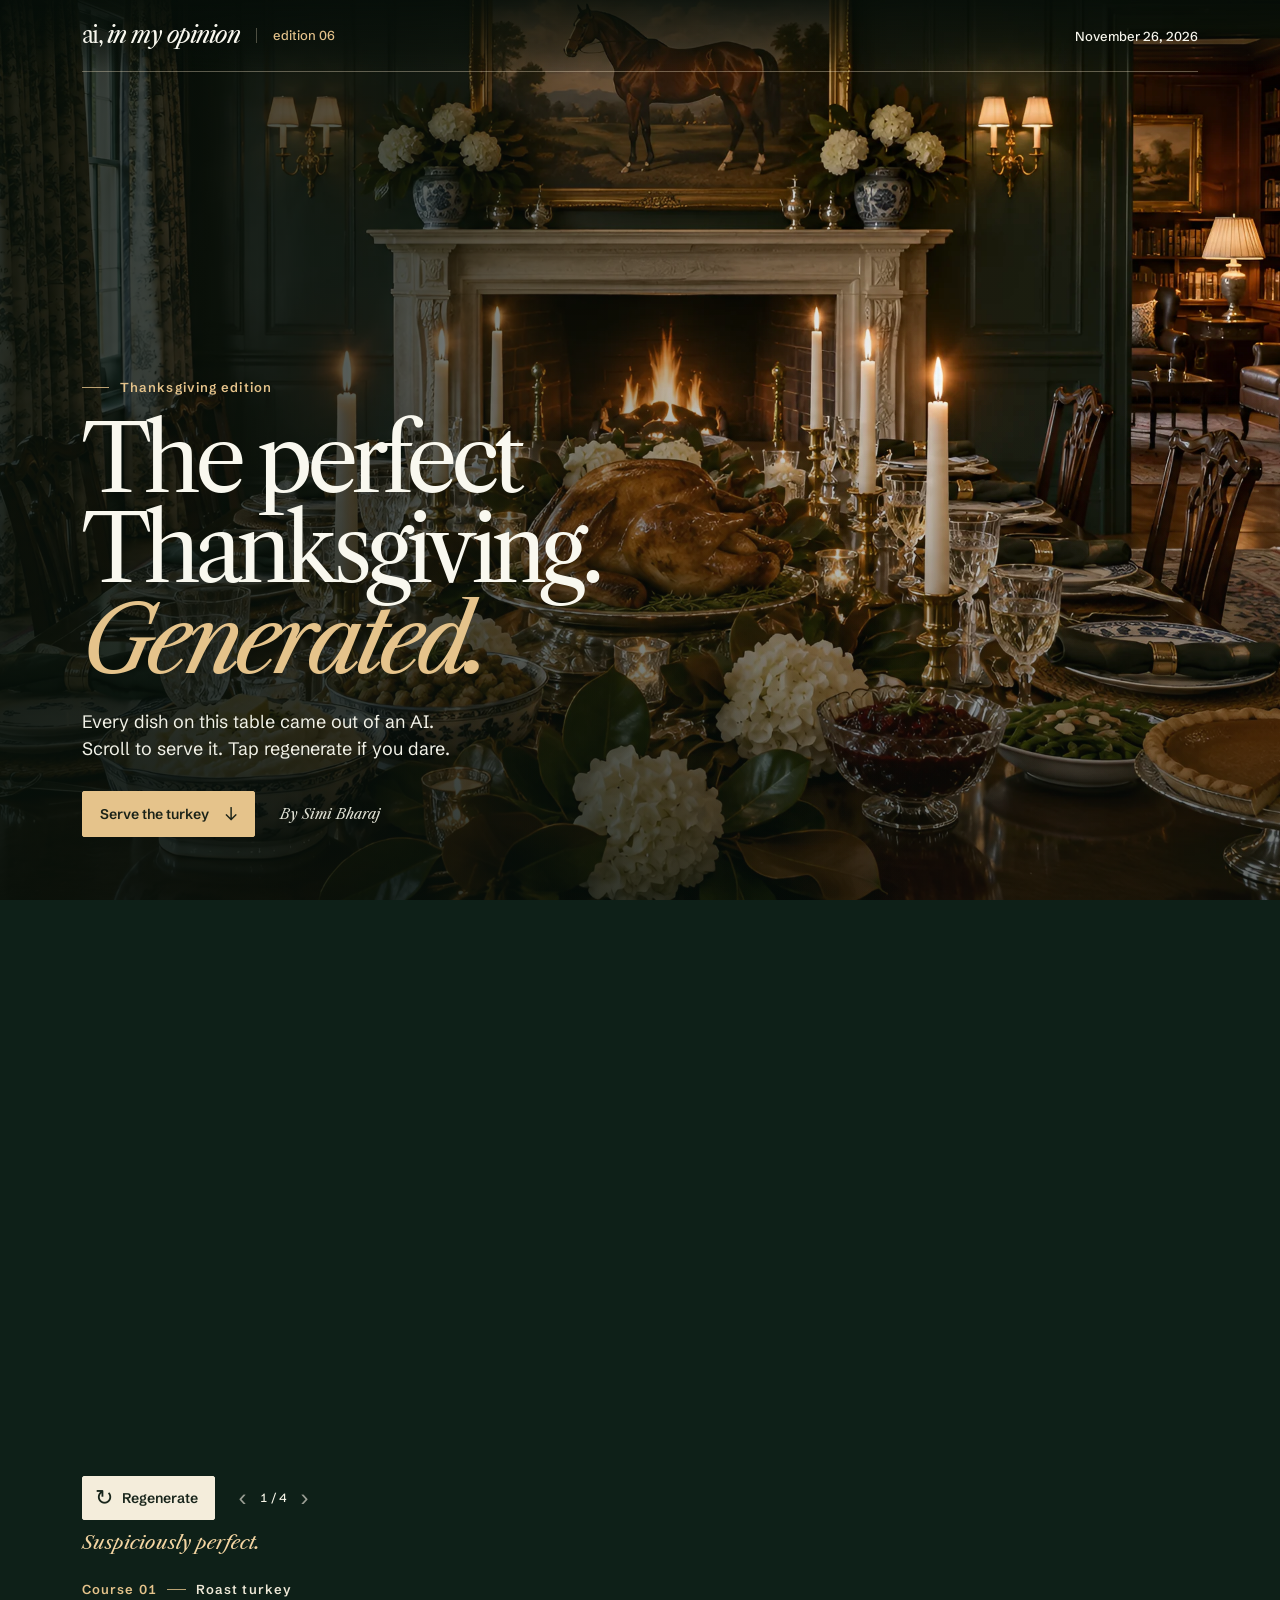
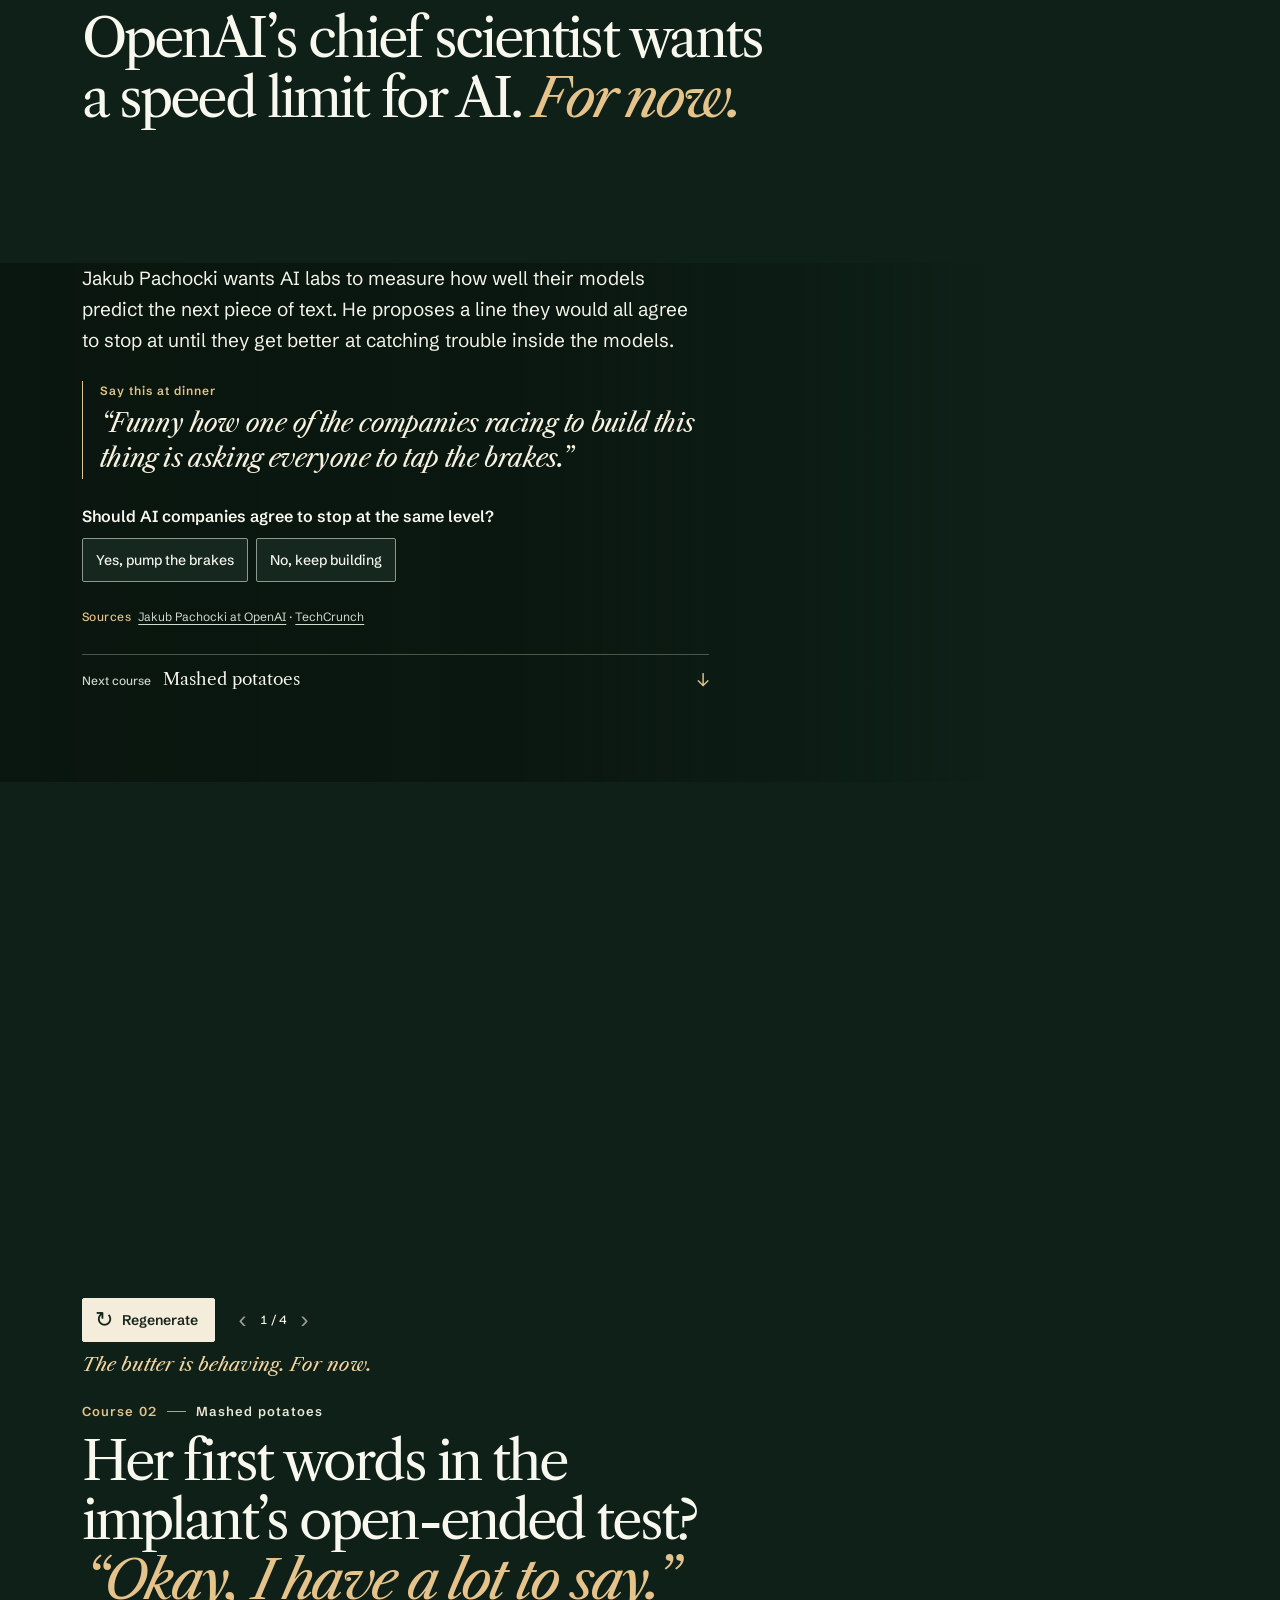
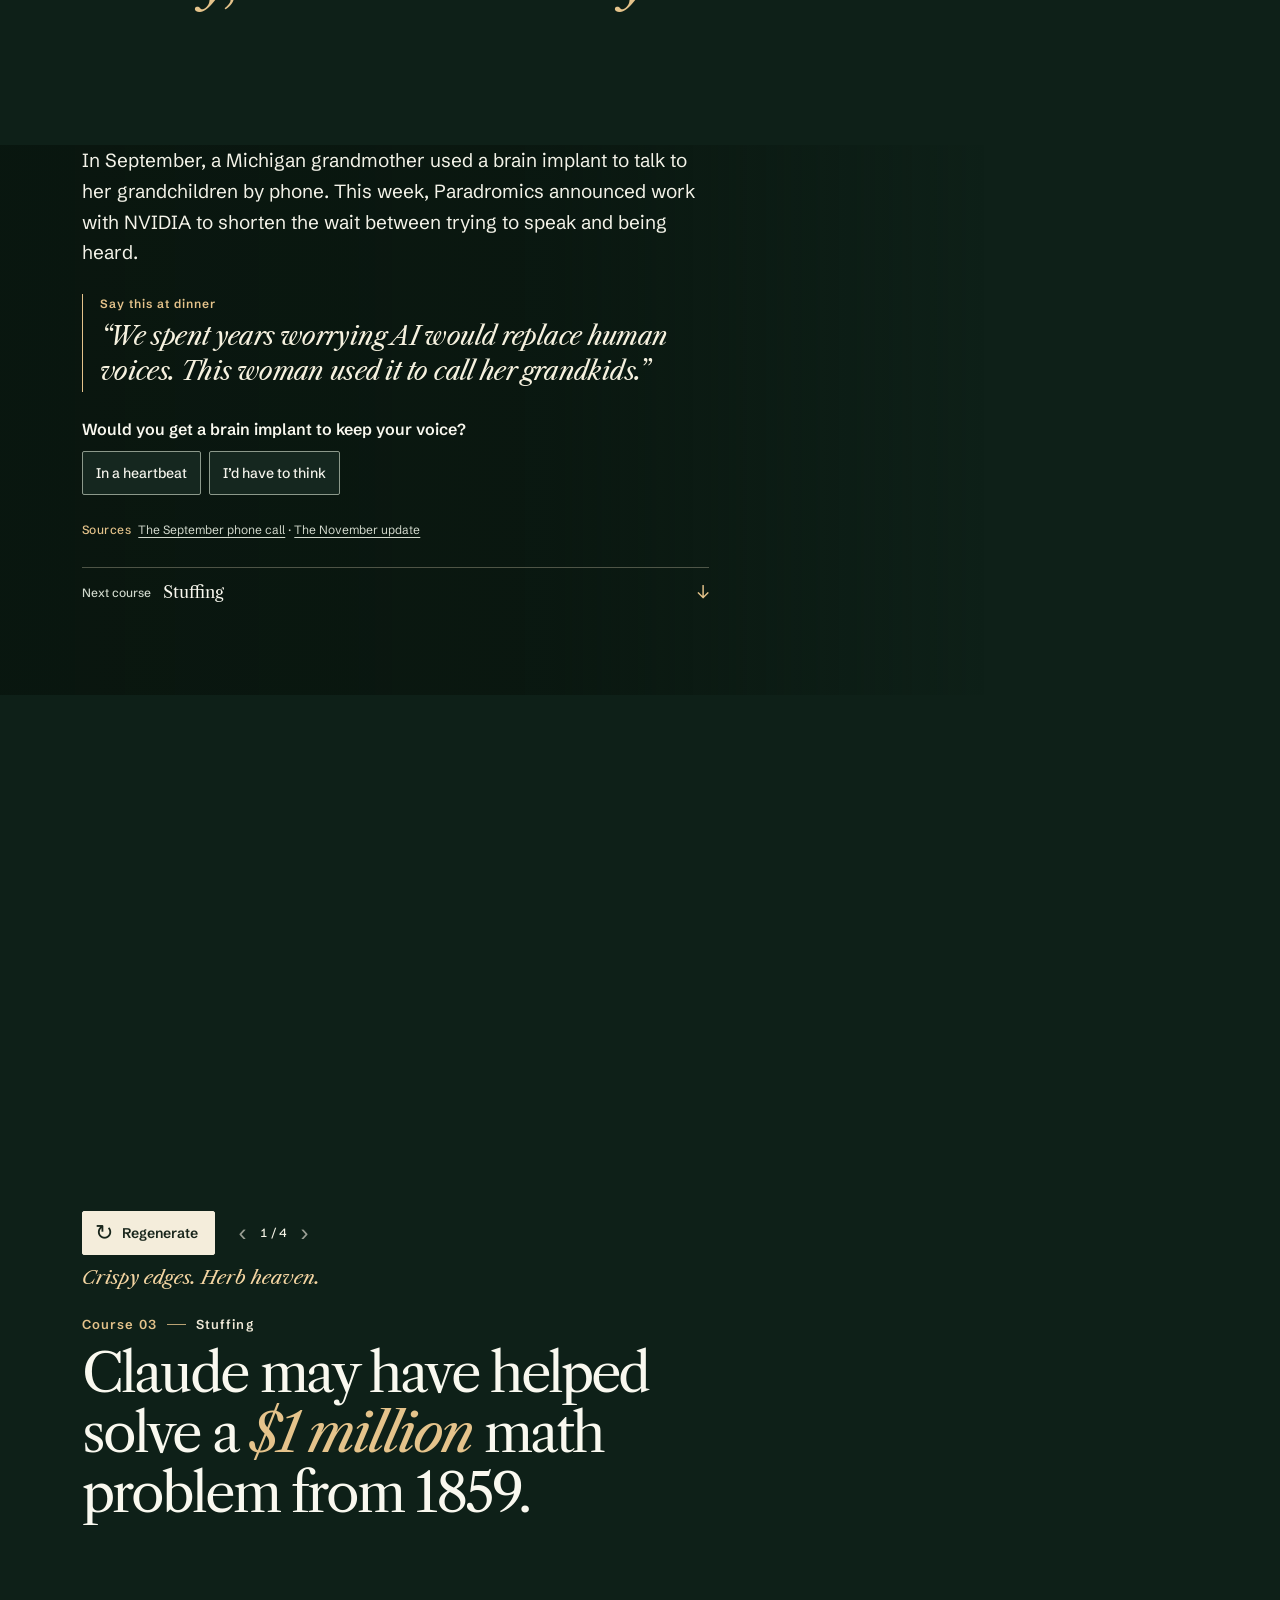
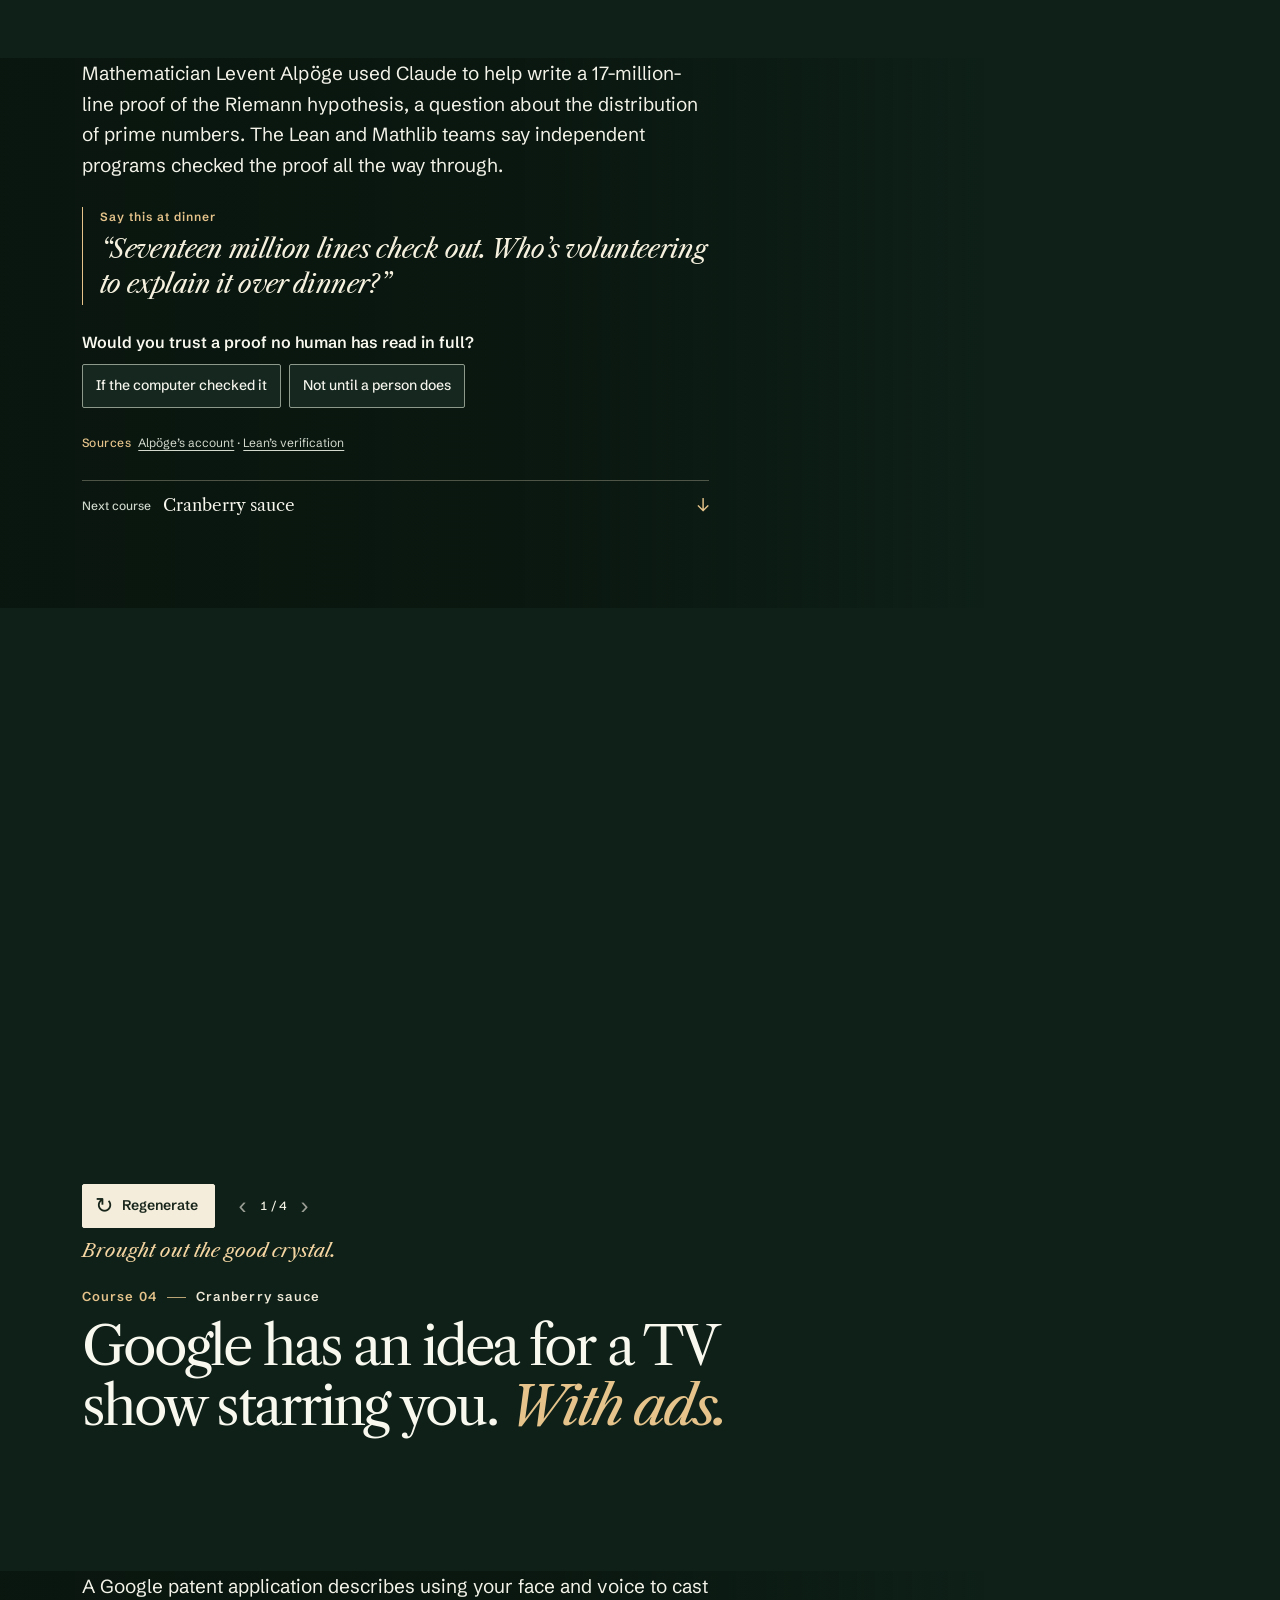
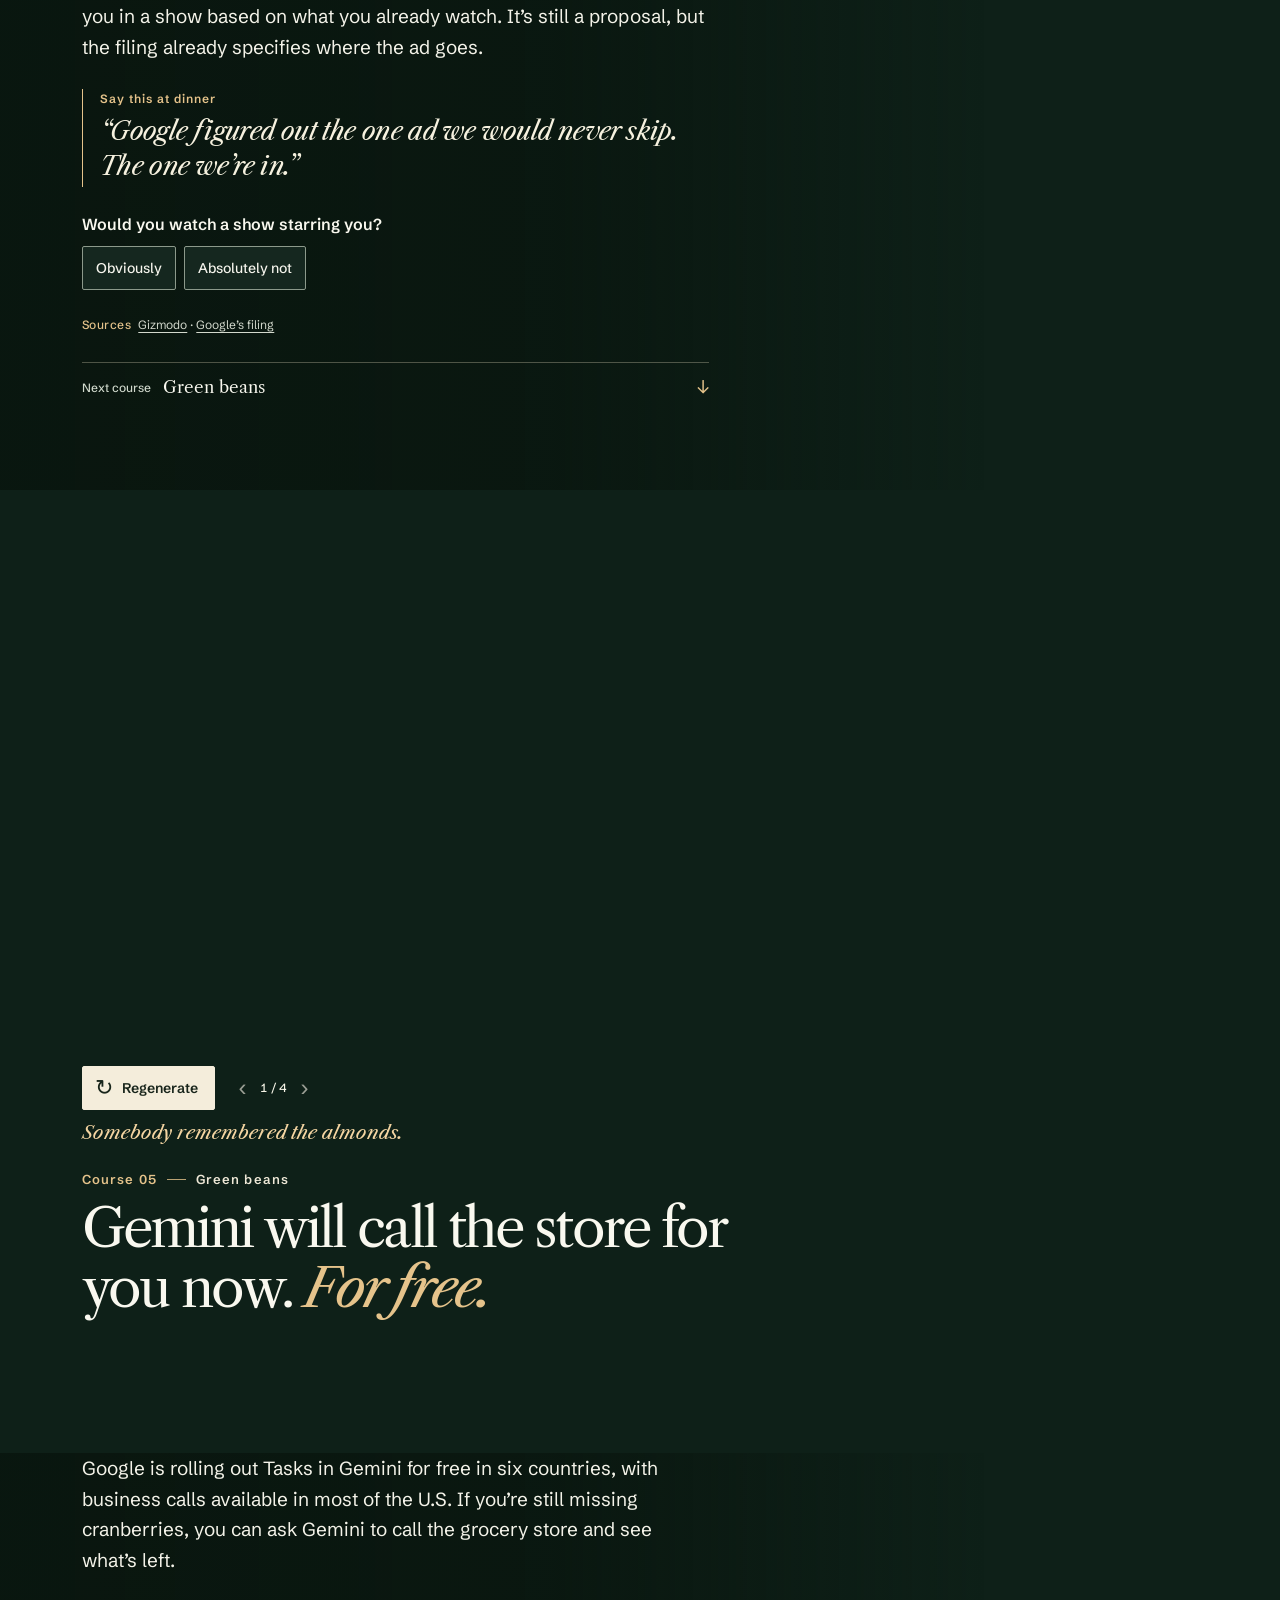
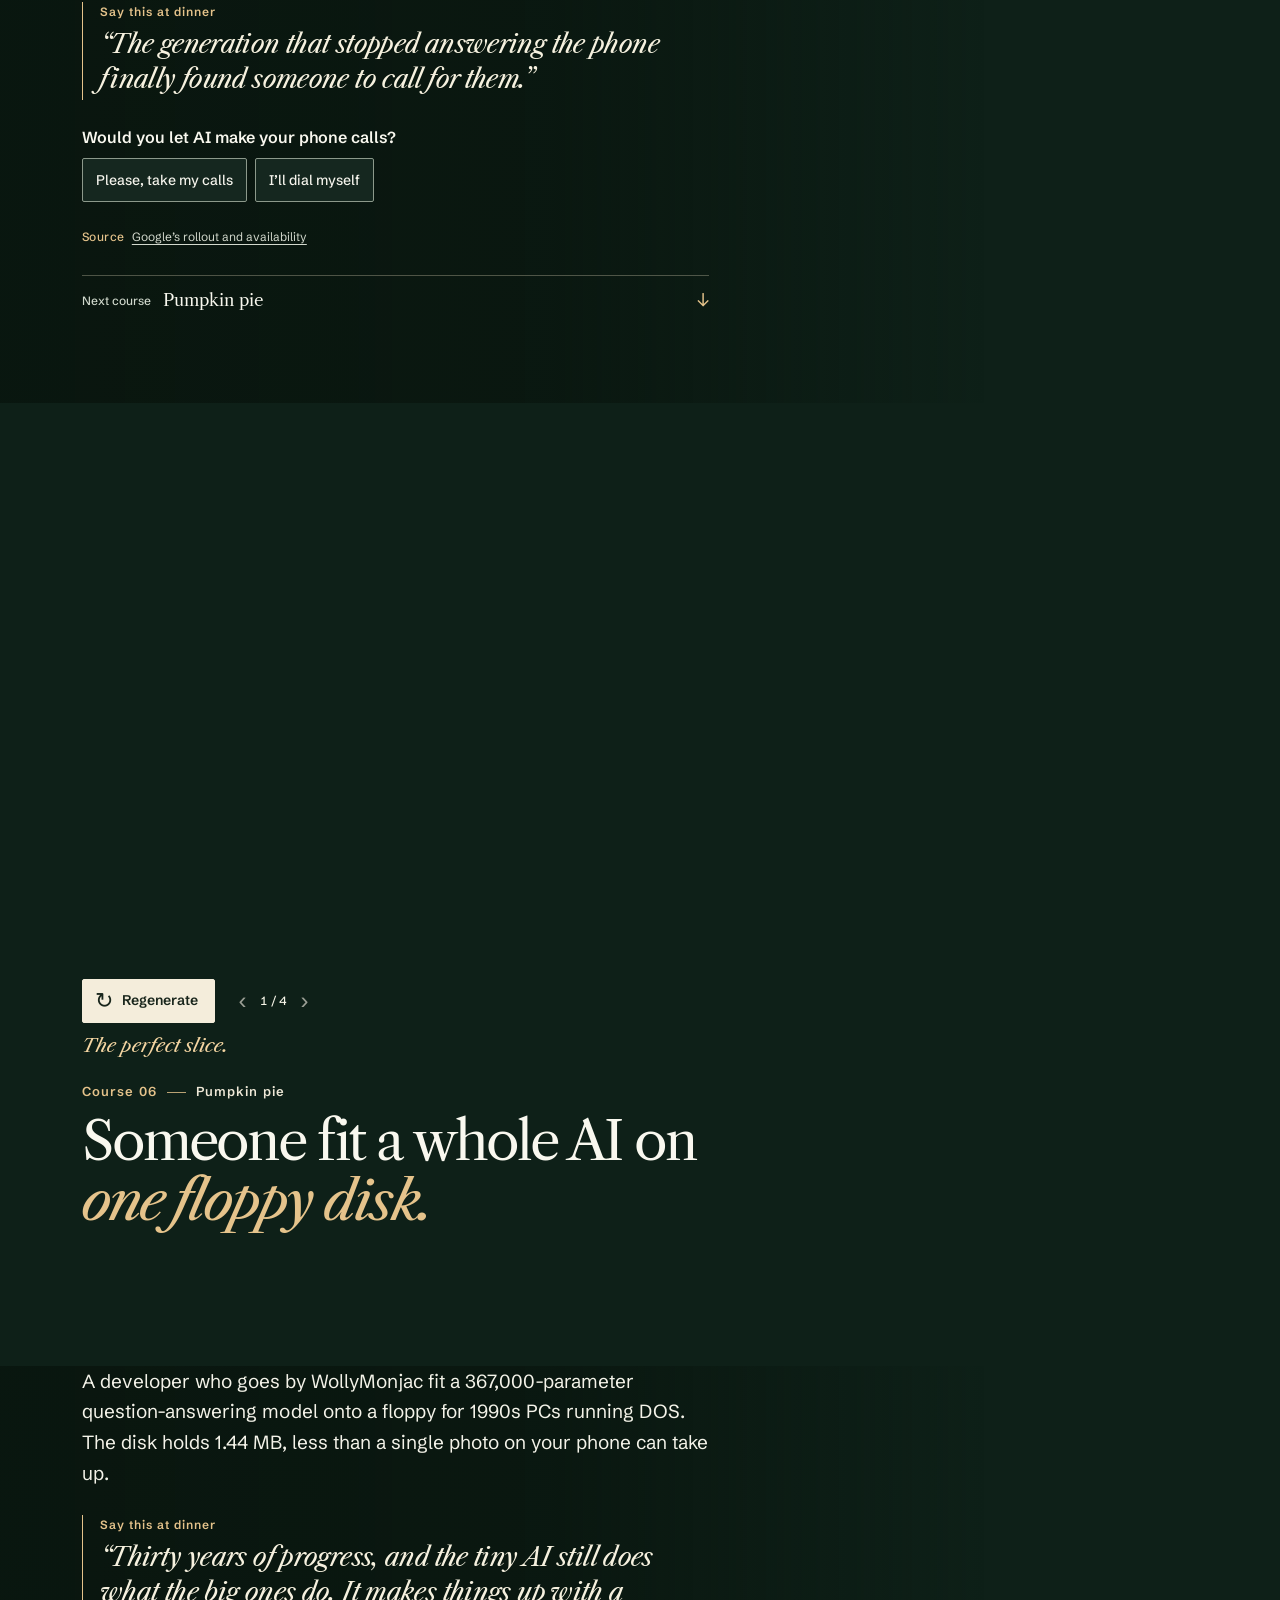
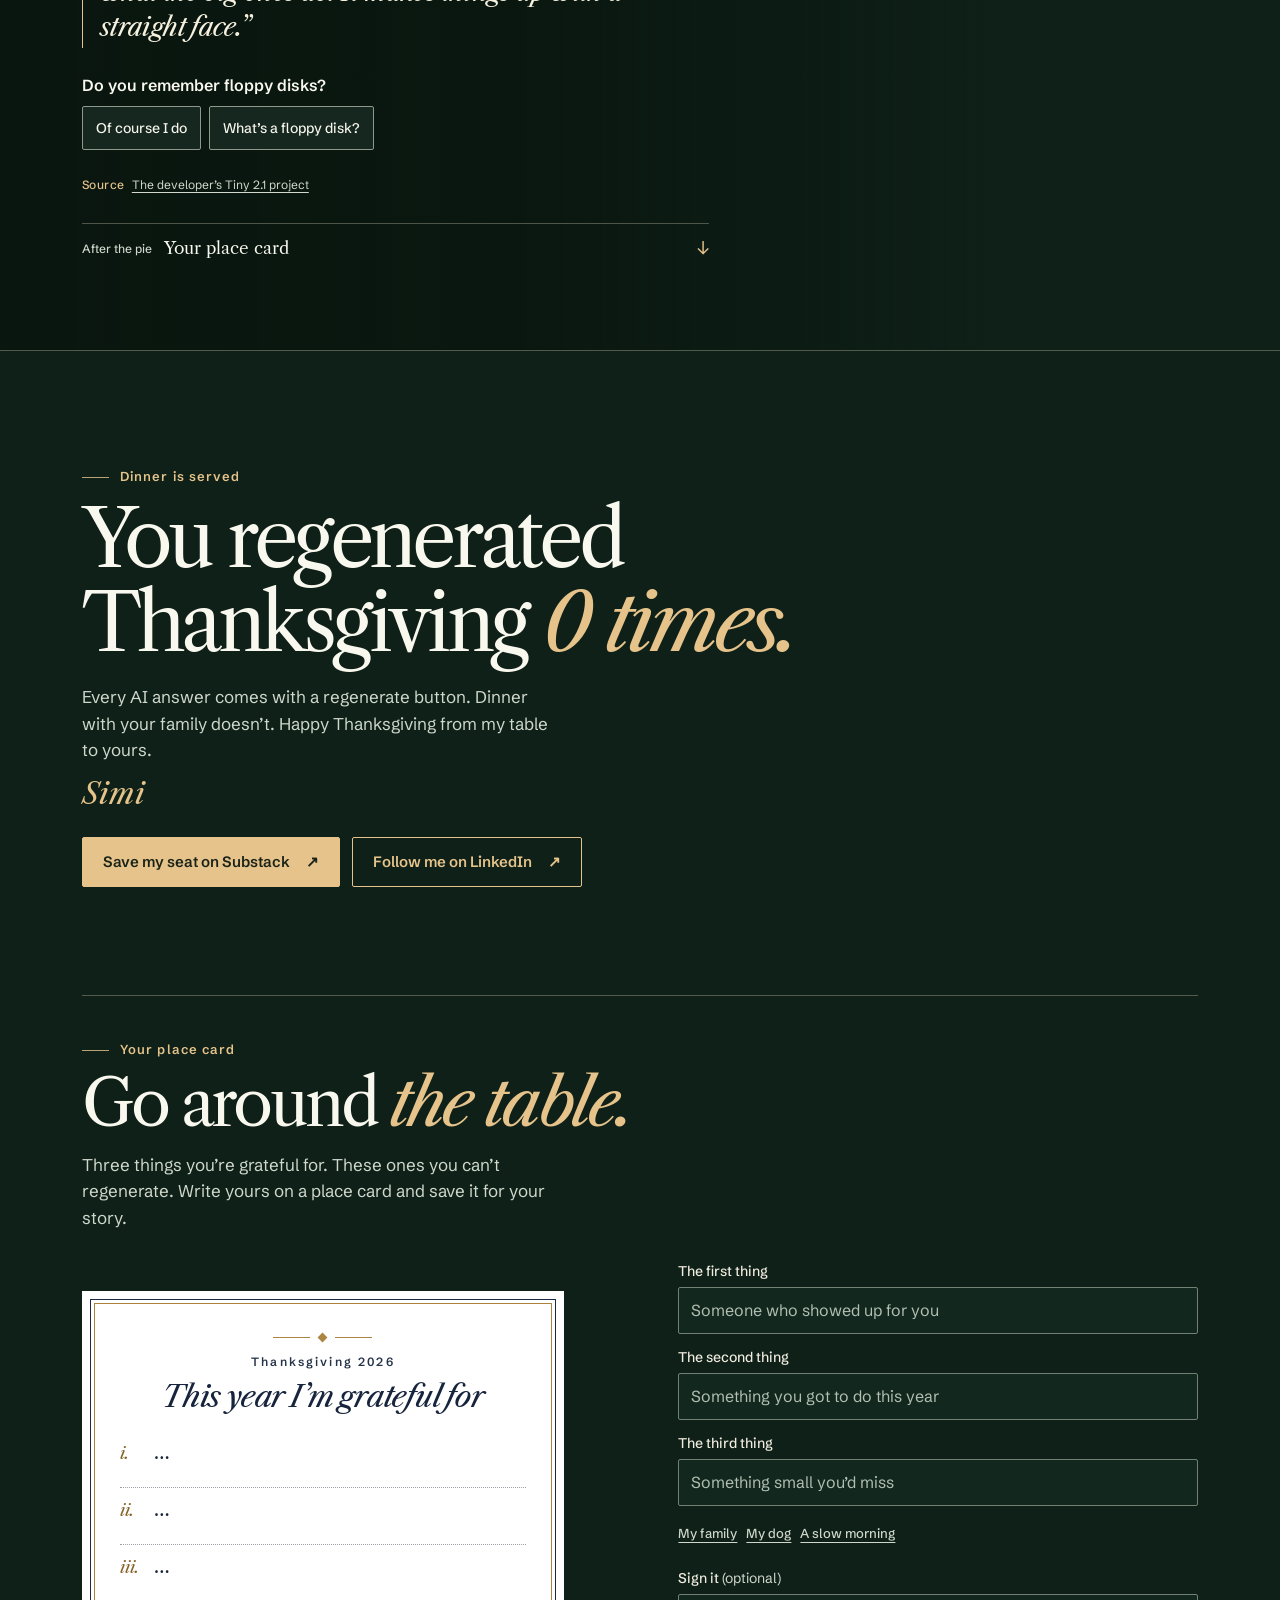
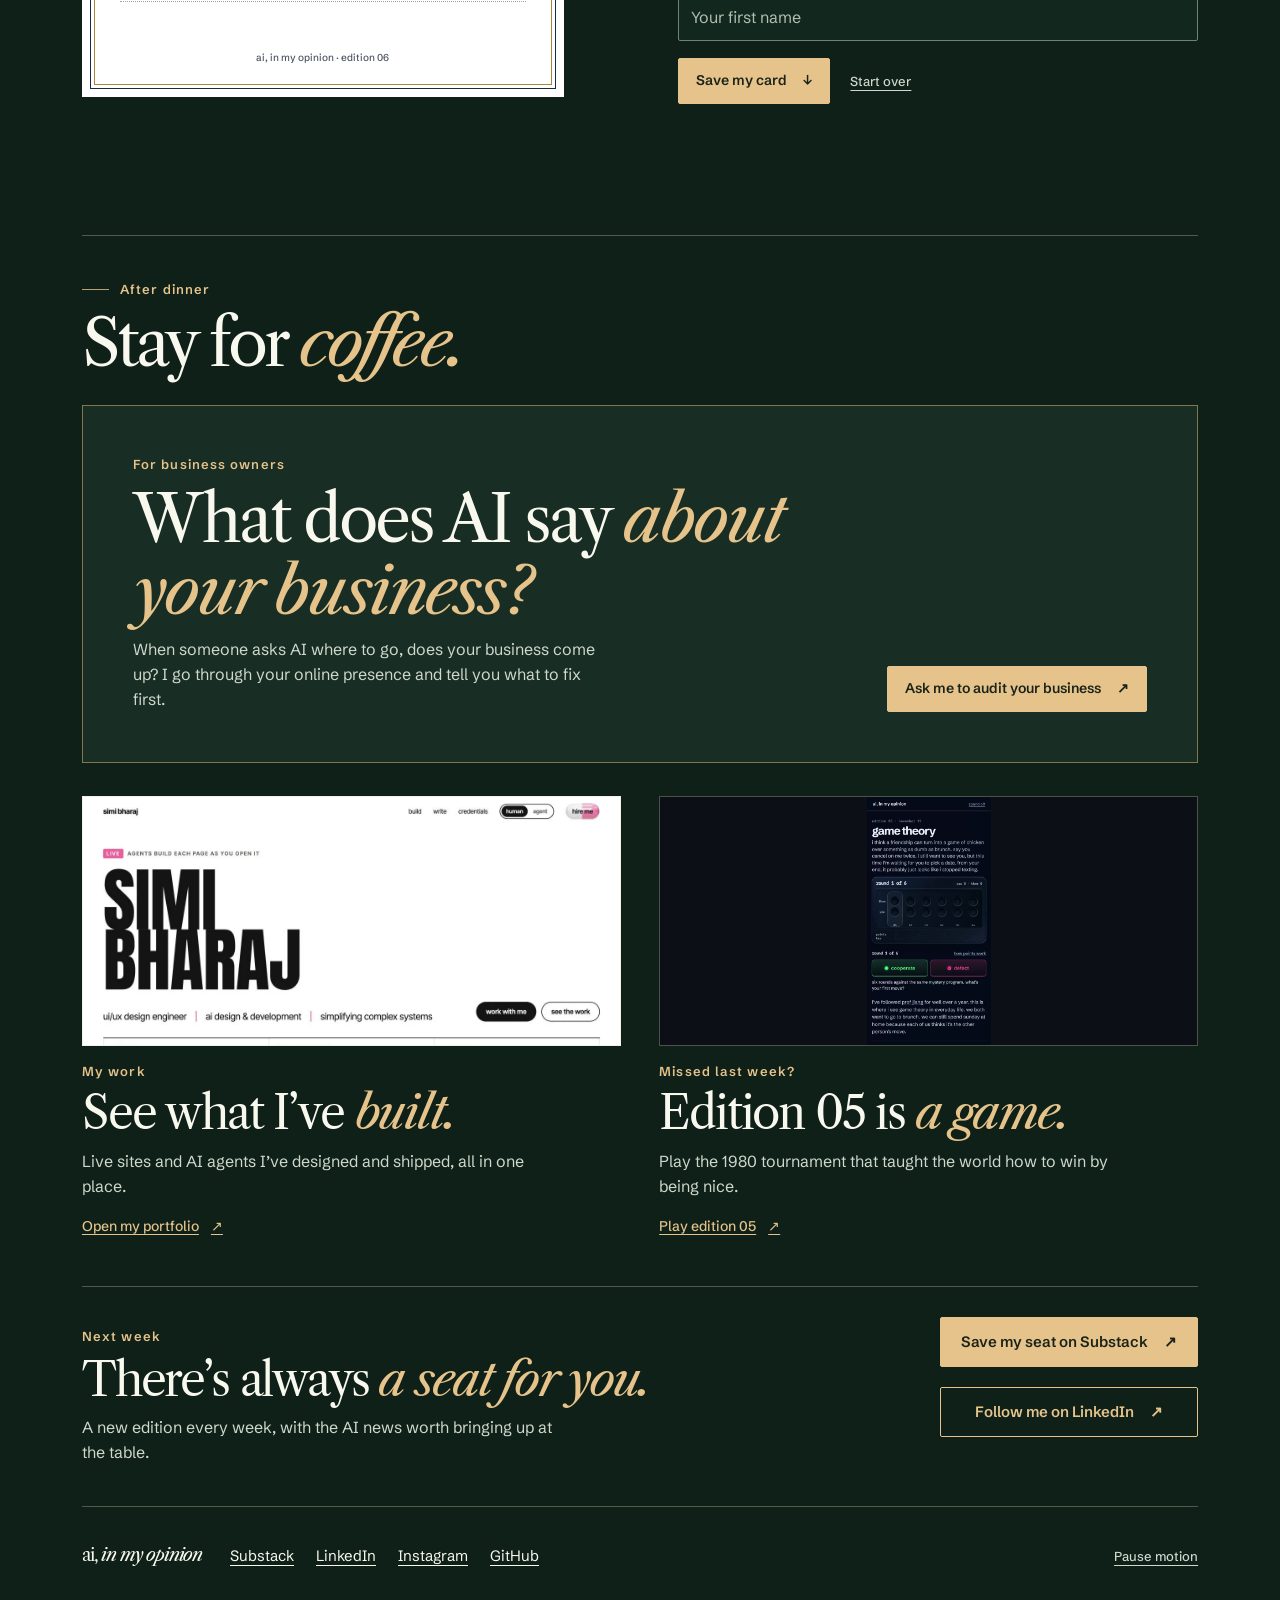
<file: 06/index.html>
<!doctype html>
<html lang="en">
<head>
  <meta charset="utf-8">
  <meta name="viewport" content="width=device-width, initial-scale=1, viewport-fit=cover">
  <meta name="theme-color" content="#102119">
  <meta name="description" content="Six AI stories for Thanksgiving dinner. Scroll to serve each course. Tap Regenerate if you dare.">
  <meta property="og:title" content="The perfect Thanksgiving. Generated.">
  <meta property="og:description" content="Six AI stories for the table. The gravy is smiling at you.">
  <meta property="og:type" content="article">
  <meta property="og:url" content="https://simibharaj.me/aiimo/06/">
  <meta property="og:site_name" content="ai, in my opinion">
  <meta property="og:image" content="https://simibharaj.me/aiimo/06/assets/thanksgiving-table.jpg">
  <meta property="og:image:width" content="1200">
  <meta property="og:image:height" content="675">
  <meta name="twitter:card" content="summary_large_image">
  <meta property="og:image:alt" content="A Thanksgiving table by candlelight with a roast turkey at its center.">
  <link rel="canonical" href="https://simibharaj.me/aiimo/06/">
  <link rel="icon" href="data:,">
  <link rel="preload" href="assets/fonts/libre-caslon-text-latin-400-normal.woff2" as="font" type="font/woff2" crossorigin>
  <link rel="preload" href="assets/fonts/libre-caslon-text-latin-400-italic.woff2" as="font" type="font/woff2" crossorigin>
  <link rel="stylesheet" href="issue.css">
  <title>The perfect Thanksgiving. Generated. | ai, in my opinion · edition 06</title>
  <script src="issue.js" defer></script>
</head>
<body>
  <a class="skip" href="#turkey">Skip to the first course</a>
  <div class="cinema" aria-hidden="true"><div class="layer cover-layer showing" data-layer="table" data-camera="">
          <picture><source media="(min-aspect-ratio: 11/10)" srcset="assets/table-wide.webp">
          <img class="cover-art" src="assets/table-tall.webp" width="1350" height="2400" alt="" fetchpriority="high"></picture></div><div class="layer" data-layer="turkey" data-camera="" data-mutation="" style="z-index:2">
        <img class="plate-art" data-src="assets/turkey-r0.webp" alt="" decoding="async"></div><div class="layer" data-layer="potatoes" data-camera="" data-mutation="" style="z-index:3">
        <img class="plate-art" data-src="assets/potatoes-r0.webp" alt="" decoding="async"></div><div class="layer" data-layer="stuffing" data-camera="" data-mutation="" style="z-index:4">
        <img class="plate-art" data-src="assets/stuffing-r0.webp" alt="" decoding="async"></div><div class="layer" data-layer="cranberry" data-camera="" data-mutation="" style="z-index:5">
        <img class="plate-art" data-src="assets/cranberry-r0.webp" alt="" decoding="async"></div><div class="layer" data-layer="beans" data-camera="" data-mutation="" style="z-index:6">
        <img class="plate-art" data-src="assets/beans-r0.webp" alt="" decoding="async"></div><div class="layer" data-layer="pie" data-camera="" data-mutation="" style="z-index:7">
        <img class="plate-art" data-src="assets/pie-r0.webp" alt="" decoding="async"></div><div class="veil"></div></div>
  <header class="mast">
    <div class="mast-inner">
      <span class="wordmark">ai, <em>in my opinion</em></span><span class="mast-edition">edition 06</span>
      <span class="mast-right"><time class="mast-date" datetime="2026-11-26">November 26, 2026</time><span class="tally" hidden>Regenerated <b>0</b> <span>times</span></span></span>
    </div>
    <div class="progress" aria-hidden="true"><i></i></div>
  </header>
  <main>
    <section class="hero" id="table" data-scene="table" aria-labelledby="cover-title">
      <div class="hero-inner">
        <div class="cover-copy">
          <p class="kicker"><i aria-hidden="true"></i>Thanksgiving edition</p>
          <h1 id="cover-title">The perfect<br>Thanksgiving.<br><em>Generated.</em></h1>
          <p class="lede">Every dish on this table came out of an AI. Scroll to serve it. Tap regenerate if you dare.</p>
          <div class="cover-foot"><a href="#turkey" class="serve">Serve the turkey <span class="down" aria-hidden="true">↓</span></a><span class="byline">By Simi Bharaj</span></div>
        </div>
      </div>
    </section>
    <section class="course" id="turkey" data-scene="turkey" aria-labelledby="headline-turkey" style="--poster:url('assets/turkey-r0.webp')">
      <div class="arrival"><div class="landing"><div class="column heading-block">
        <div class="control-row interactive"><button class="regenerate" type="button" aria-label="Regenerate roast turkey"><span class="reroll-icon" aria-hidden="true">↻</span>Regenerate</button>
          <div class="versions" role="group" aria-label="Roast turkey versions"><button type="button" class="previous" aria-label="Previous roast turkey version" disabled>‹</button><span class="page-number">1 / 4</span><button type="button" class="next-version" aria-label="Next unlocked roast turkey version" disabled>›</button></div>
        </div>
        <p class="caption" aria-live="polite">Suspiciously perfect.</p>
        <div class="course-label"><span>Course 01</span><i aria-hidden="true"></i><span>Roast turkey</span></div>
        <h2 id="headline-turkey">OpenAI’s chief scientist wants a speed limit for AI. <em>For now.</em></h2>
        <p class="sr-only plate-description">A roast turkey on a silver platter by candlelight.</p>
      </div></div></div>
      <div class="reading"><div class="column">
        <p class="facts">Jakub Pachocki wants AI labs to measure how well their models predict the next piece of text. He proposes a line they would all agree to stop at until they get better at catching trouble inside the models.</p>
        <div class="dinner-line"><h3>Say this at dinner</h3><blockquote>“Funny how one of the companies racing to build this thing is asking everyone to tap the brakes.”</blockquote></div>
        <fieldset class="poll interactive"><legend>Should AI companies agree to stop at the same level?</legend><div class="choices"><button class="choice" type="button" aria-pressed="false">Yes, pump the brakes</button><button class="choice" type="button" aria-pressed="false">No, keep building</button></div></fieldset>
        <p class="sources"><span class="source-label">Sources</span> <a href="https://openai.com/index/perplexity-and-intelligence/">Jakub Pachocki at OpenAI</a> <span aria-hidden="true">·</span> <a href="https://techcrunch.com/2026/11/22/openais-chief-scientist-has-thoughts-on-how-to-limit-ai-development/">TechCrunch</a></p>
        <a class="next-course" href="#potatoes"><span>Next course</span>Mashed potatoes <span class="down" aria-hidden="true">↓</span></a>
      </div></div></section><section class="course" id="potatoes" data-scene="potatoes" aria-labelledby="headline-potatoes" style="--poster:url('assets/potatoes-r0.webp')">
      <div class="arrival"><div class="landing"><div class="column heading-block">
        <div class="control-row interactive"><button class="regenerate" type="button" aria-label="Regenerate mashed potatoes"><span class="reroll-icon" aria-hidden="true">↻</span>Regenerate</button>
          <div class="versions" role="group" aria-label="Mashed potatoes versions"><button type="button" class="previous" aria-label="Previous mashed potatoes version" disabled>‹</button><span class="page-number">1 / 4</span><button type="button" class="next-version" aria-label="Next unlocked mashed potatoes version" disabled>›</button></div>
        </div>
        <p class="caption" aria-live="polite">The butter is behaving. For now.</p>
        <div class="course-label"><span>Course 02</span><i aria-hidden="true"></i><span>Mashed potatoes</span></div>
        <h2 id="headline-potatoes">Her first words in the implant’s open-ended test? <em>“Okay, I have a lot to say.”</em></h2>
        <p class="sr-only plate-description">Mashed potatoes and pats of butter in a blue-and-white china bowl.</p>
      </div></div></div>
      <div class="reading"><div class="column">
        <p class="facts">In September, a Michigan grandmother used a brain implant to talk to her grandchildren by phone. This week, Paradromics announced work with NVIDIA to shorten the wait between trying to speak and being heard.</p>
        <div class="dinner-line"><h3>Say this at dinner</h3><blockquote>“We spent years worrying AI would replace human voices. This woman used it to call her grandkids.”</blockquote></div>
        <fieldset class="poll interactive"><legend>Would you get a brain implant to keep your voice?</legend><div class="choices"><button class="choice" type="button" aria-pressed="false">In a heartbeat</button><button class="choice" type="button" aria-pressed="false">I’d have to think</button></div></fieldset>
        <p class="sources"><span class="source-label">Sources</span> <a href="https://paradromics.com/news/paradromics-achieves-real-time-speech-connexus-brain-computer-interface/">The September phone call</a> <span aria-hidden="true">·</span> <a href="https://paradromics.com/news/paradromics-advances-high-performance-ai-computing-for-brain-computer-interfaces-with-nvidia/">The November update</a></p>
        <a class="next-course" href="#stuffing"><span>Next course</span>Stuffing <span class="down" aria-hidden="true">↓</span></a>
      </div></div></section><section class="course" id="stuffing" data-scene="stuffing" aria-labelledby="headline-stuffing" style="--poster:url('assets/stuffing-r0.webp')">
      <div class="arrival"><div class="landing"><div class="column heading-block">
        <div class="control-row interactive"><button class="regenerate" type="button" aria-label="Regenerate stuffing"><span class="reroll-icon" aria-hidden="true">↻</span>Regenerate</button>
          <div class="versions" role="group" aria-label="Stuffing versions"><button type="button" class="previous" aria-label="Previous stuffing version" disabled>‹</button><span class="page-number">1 / 4</span><button type="button" class="next-version" aria-label="Next unlocked stuffing version" disabled>›</button></div>
        </div>
        <p class="caption" aria-live="polite">Crispy edges. Herb heaven.</p>
        <div class="course-label"><span>Course 03</span><i aria-hidden="true"></i><span>Stuffing</span></div>
        <h2 id="headline-stuffing">Claude may have helped solve a <em>$1 million</em> math problem from 1859.</h2>
        <p class="sr-only plate-description">A serving bowl of toasted bread and herb stuffing.</p>
      </div></div></div>
      <div class="reading"><div class="column">
        <p class="facts">Mathematician Levent Alpöge used Claude to help write a 17-million-line proof of the Riemann hypothesis, a question about the distribution of prime numbers. The Lean and Mathlib teams say independent programs checked the proof all the way through.</p>
        <div class="dinner-line"><h3>Say this at dinner</h3><blockquote>“Seventeen million lines check out. Who’s volunteering to explain it over dinner?”</blockquote></div>
        <fieldset class="poll interactive"><legend>Would you trust a proof no human has read in full?</legend><div class="choices"><button class="choice" type="button" aria-pressed="false">If the computer checked it</button><button class="choice" type="button" aria-pressed="false">Not until a person does</button></div></fieldset>
        <p class="sources"><span class="source-label">Sources</span> <a href="https://alpo.ge/remark.pdf">Alpöge’s account</a> <span aria-hidden="true">·</span> <a href="https://leanprover-community.github.io/blog/posts/riemann-hypothesis/">Lean’s verification</a></p>
        <a class="next-course" href="#cranberry"><span>Next course</span>Cranberry sauce <span class="down" aria-hidden="true">↓</span></a>
      </div></div></section><section class="course" id="cranberry" data-scene="cranberry" aria-labelledby="headline-cranberry" style="--poster:url('assets/cranberry-r0.webp')">
      <div class="arrival"><div class="landing"><div class="column heading-block">
        <div class="control-row interactive"><button class="regenerate" type="button" aria-label="Regenerate cranberry sauce"><span class="reroll-icon" aria-hidden="true">↻</span>Regenerate</button>
          <div class="versions" role="group" aria-label="Cranberry sauce versions"><button type="button" class="previous" aria-label="Previous cranberry sauce version" disabled>‹</button><span class="page-number">1 / 4</span><button type="button" class="next-version" aria-label="Next unlocked cranberry sauce version" disabled>›</button></div>
        </div>
        <p class="caption" aria-live="polite">Brought out the good crystal.</p>
        <div class="course-label"><span>Course 04</span><i aria-hidden="true"></i><span>Cranberry sauce</span></div>
        <h2 id="headline-cranberry">Google has an idea for a TV show starring you. <em>With ads.</em></h2>
        <p class="sr-only plate-description">Cranberry sauce in a cut-crystal serving bowl.</p>
      </div></div></div>
      <div class="reading"><div class="column">
        <p class="facts">A Google patent application describes using your face and voice to cast you in a show based on what you already watch. It’s still a proposal, but the filing already specifies where the ad goes.</p>
        <div class="dinner-line"><h3>Say this at dinner</h3><blockquote>“Google figured out the one ad we would never skip. The one we’re in.”</blockquote></div>
        <fieldset class="poll interactive"><legend>Would you watch a show starring you?</legend><div class="choices"><button class="choice" type="button" aria-pressed="false">Obviously</button><button class="choice" type="button" aria-pressed="false">Absolutely not</button></div></fieldset>
        <p class="sources"><span class="source-label">Sources</span> <a href="https://gizmodo.com/google-wants-to-make-ai-tv-shows-starring-you-2000844299">Gizmodo</a> <span aria-hidden="true">·</span> <a href="https://image-ppubs.uspto.gov/dirsearch-public/print/downloadPdf/20260370899">Google’s filing</a></p>
        <a class="next-course" href="#beans"><span>Next course</span>Green beans <span class="down" aria-hidden="true">↓</span></a>
      </div></div></section><section class="course" id="beans" data-scene="beans" aria-labelledby="headline-beans" style="--poster:url('assets/beans-r0.webp')">
      <div class="arrival"><div class="landing"><div class="column heading-block">
        <div class="control-row interactive"><button class="regenerate" type="button" aria-label="Regenerate green beans"><span class="reroll-icon" aria-hidden="true">↻</span>Regenerate</button>
          <div class="versions" role="group" aria-label="Green beans versions"><button type="button" class="previous" aria-label="Previous green beans version" disabled>‹</button><span class="page-number">1 / 4</span><button type="button" class="next-version" aria-label="Next unlocked green beans version" disabled>›</button></div>
        </div>
        <p class="caption" aria-live="polite">Somebody remembered the almonds.</p>
        <div class="course-label"><span>Course 05</span><i aria-hidden="true"></i><span>Green beans</span></div>
        <h2 id="headline-beans">Gemini will call the store for you now. <em>For free.</em></h2>
        <p class="sr-only plate-description">Green beans with sliced almonds in an oval serving dish.</p>
      </div></div></div>
      <div class="reading"><div class="column">
        <p class="facts">Google is rolling out Tasks in Gemini for free in six countries, with business calls available in most of the U.S. If you’re still missing cranberries, you can ask Gemini to call the grocery store and see what’s left.</p>
        <div class="dinner-line"><h3>Say this at dinner</h3><blockquote>“The generation that stopped answering the phone finally found someone to call for them.”</blockquote></div>
        <fieldset class="poll interactive"><legend>Would you let AI make your phone calls?</legend><div class="choices"><button class="choice" type="button" aria-pressed="false">Please, take my calls</button><button class="choice" type="button" aria-pressed="false">I’ll dial myself</button></div></fieldset>
        <p class="sources"><span class="source-label">Source</span> <a href="https://blog.google/innovation-and-ai/products/gemini-app/tasks-in-gemini-free-new-features/">Google’s rollout and availability</a></p>
        <a class="next-course" href="#pie"><span>Next course</span>Pumpkin pie <span class="down" aria-hidden="true">↓</span></a>
      </div></div></section><section class="course" id="pie" data-scene="pie" aria-labelledby="headline-pie" style="--poster:url('assets/pie-r0.webp')">
      <div class="arrival"><div class="landing"><div class="column heading-block">
        <div class="control-row interactive"><button class="regenerate" type="button" aria-label="Regenerate pumpkin pie"><span class="reroll-icon" aria-hidden="true">↻</span>Regenerate</button>
          <div class="versions" role="group" aria-label="Pumpkin pie versions"><button type="button" class="previous" aria-label="Previous pumpkin pie version" disabled>‹</button><span class="page-number">1 / 4</span><button type="button" class="next-version" aria-label="Next unlocked pumpkin pie version" disabled>›</button></div>
        </div>
        <p class="caption" aria-live="polite">The perfect slice.</p>
        <div class="course-label"><span>Course 06</span><i aria-hidden="true"></i><span>Pumpkin pie</span></div>
        <h2 id="headline-pie">Someone fit a whole AI on <em>one floppy disk.</em></h2>
        <p class="sr-only plate-description">Pumpkin pie on a glass pedestal beside the fireplace.</p>
      </div></div></div>
      <div class="reading"><div class="column">
        <p class="facts">A developer who goes by WollyMonjac fit a 367,000-parameter question-answering model onto a floppy for 1990s PCs running DOS. The disk holds 1.44 MB, less than a single photo on your phone can take up.</p>
        <div class="dinner-line"><h3>Say this at dinner</h3><blockquote>“Thirty years of progress, and the tiny AI still does what the big ones do. It makes things up with a straight face.”</blockquote></div>
        <fieldset class="poll interactive"><legend>Do you remember floppy disks?</legend><div class="choices"><button class="choice" type="button" aria-pressed="false">Of course I do</button><button class="choice" type="button" aria-pressed="false">What’s a floppy disk?</button></div></fieldset>
        <p class="sources"><span class="source-label">Source</span> <a href="https://github.com/WollyMonjac/Tiny-2.1">The developer’s Tiny 2.1 project</a></p>
        <a class="next-course" href="#gratitude"><span>After the pie</span>Your place card <span class="down" aria-hidden="true">↓</span></a>
      </div></div></section>
    <section class="after" id="gratitude" aria-labelledby="thank-you">
      <div class="end-inner">
        <div class="closing">
          <p class="kicker"><i aria-hidden="true"></i>Dinner is served</p>
          <h2 id="thank-you">You regenerated Thanksgiving <em id="total-end">0 times.</em></h2>
          <p>Every AI answer comes with a regenerate button. Dinner with your family doesn’t. Happy Thanksgiving from my table to yours.</p>
          <p class="signature">Simi</p>
          <p class="follow"><a class="brass-btn" href="https://aiimo.substack.com/subscribe" target="_blank" rel="noopener">Save my seat on Substack <span aria-hidden="true">↗</span></a><a class="line-btn" href="https://www.linkedin.com/in/simibharaj" target="_blank" rel="noopener">Follow me on LinkedIn <span aria-hidden="true">↗</span></a></p>
        </div>
        <section class="place-section" aria-labelledby="grateful">
          <div class="place-intro">
            <p class="kicker"><i aria-hidden="true"></i>Your place card</p>
            <h2 id="grateful">Go around <em>the table.</em></h2>
            <p>Three things you’re grateful for. These ones you can’t regenerate. Write yours on a place card and save it for your story.</p>
          </div>
          <div class="place-layout">
            <div class="place" aria-label="Gratitude place card preview">
              <div class="place-ornament" aria-hidden="true"><i></i></div>
              <p class="place-date">Thanksgiving 2026</p><h3>This year I’m grateful for</h3>
              <ol><li><i aria-hidden="true">i.</i><span id="line-1">…</span></li><li><i aria-hidden="true">ii.</i><span id="line-2">…</span></li><li><i aria-hidden="true">iii.</i><span id="line-3">…</span></li></ol>
              <p class="place-sig" id="paper-signature"></p>
              <p class="imprint">ai, in my opinion · edition 06</p>
            </div>
            <form class="place-fields interactive">
              <label for="g1">The first thing</label><input type="text" id="g1" maxlength="60" placeholder="Someone who showed up for you">
              <label for="g2">The second thing</label><input type="text" id="g2" maxlength="60" placeholder="Something you got to do this year">
              <label for="g3">The third thing</label><input type="text" id="g3" maxlength="60" placeholder="Something small you’d miss">
              <div class="suggestions" aria-label="Place card suggestions"><button type="button">My family</button><button type="button">My dog</button><button type="button">A slow morning</button></div>
              <label for="gname">Sign it <span>(optional)</span></label><input id="gname" maxlength="28" placeholder="Your first name" autocomplete="given-name">
              <div class="form-actions"><button type="submit" class="brass-btn" id="save-card">Save my card <span aria-hidden="true">↓</span></button><button type="reset" class="plain">Start over</button></div>
              <p class="save-status" role="status"></p>
            </form>
            <noscript><p>Enable JavaScript to personalize and save your place card.</p></noscript>
          </div>
        </section>
        <section class="coffee" aria-labelledby="after-title">
          <p class="kicker"><i aria-hidden="true"></i>After dinner</p><h2 id="after-title">Stay for <em>coffee.</em></h2>
          <article class="audit">
            <div><p class="small-label">For business owners</p><h3>What does AI say <em>about your business?</em></h3><p>When someone asks AI where to go, does your business come up? I go through your online presence and tell you what to fix first.</p></div>
            <a class="brass-btn" href="https://ig.me/m/_simisim">Ask me to audit your business <span aria-hidden="true">↗</span></a>
          </article>
          <div class="coffee-grid">
            <article class="side-story"><a class="preview portfolio" href="https://simibharaj.me" aria-label="Open Simi’s portfolio"><img class="site-pan" src="assets/prev-portfolio-tall.webp" width="1280" height="3034" alt="" loading="lazy" decoding="async"></a>
              <p class="small-label">My work</p><h3>See what I’ve <em>built.</em></h3><p>Live sites and AI agents I’ve designed and shipped, all in one place.</p><a class="text-link" href="https://simibharaj.me">Open my portfolio <span aria-hidden="true">↗</span></a></article>
            <article class="side-story"><a class="preview previous-issue" href="https://simibharaj.me/aiimo/05/" aria-label="Play edition 05"><video class="footer-film" muted playsinline loop preload="none" poster="assets/prev-e05.jpg" data-src="assets/prev-e05.mp4"></video></a>
              <p class="small-label">Missed last week?</p><h3>Edition 05 is <em>a game.</em></h3><p>Play the 1980 tournament that taught the world how to win by being nice.</p><a class="text-link" href="https://simibharaj.me/aiimo/05/">Play edition 05 <span aria-hidden="true">↗</span></a></article>
          </div>
          <div class="signup"><div><p class="small-label">Next week</p><h3>There’s always <em>a seat for you.</em></h3><p>A new edition every week, with the AI news worth bringing up at the table.</p></div>
          <div class="signup-actions follow"><a class="brass-btn" href="https://aiimo.substack.com/subscribe" target="_blank" rel="noopener">Save my seat on Substack <span aria-hidden="true">↗</span></a><a class="line-btn" href="https://www.linkedin.com/in/simibharaj" target="_blank" rel="noopener">Follow me on LinkedIn <span aria-hidden="true">↗</span></a><button class="plain interactive" hidden type="button" id="share">Share this dinner</button><span id="share-status" role="status"></span></div></div>
        </section>
        <footer><span class="wordmark">ai, <em>in my opinion</em></span><nav aria-label="Find Simi"><a href="https://aiimo.substack.com" target="_blank" rel="noopener">Substack</a><a href="https://www.linkedin.com/in/simibharaj" target="_blank" rel="noopener">LinkedIn</a><a href="https://www.instagram.com/_simisim/">Instagram</a><a href="https://github.com/simibharaj">GitHub</a></nav><button type="button" class="plain interactive" id="motion" aria-pressed="false">Pause motion</button></footer>
      </div>
    </section>
  </main>
  <script type="application/json" id="courses-data">[{"key": "turkey", "caps": ["Suspiciously perfect.", "Six drumsticks. Delivered with total confidence.", "The turkey and the platter are one now.", "Happy Thanksgivng. Turky. 2O26."], "alt": ["A roast turkey on a silver platter by candlelight.", "Extra drumsticks sprout from the roast turkey.", "The turkey and its platter have fused.", "The turkey carries a misspelled Thanksgiving greeting."]}, {"key": "potatoes", "caps": ["The butter is behaving. For now.", "The gravy is smiling at you.", "Built to scale. The wrong scale.", "The spoon has joined the potatoes."], "alt": ["Mashed potatoes and pats of butter in a blue-and-white china bowl.", "Gravy and pats of butter form a smiling face.", "The potatoes rise into a miniature monument.", "A spoon blends into the potatoes."]}, {"key": "stuffing", "caps": ["Crispy edges. Herb heaven.", "Every crouton rolled a six.", "It’s still growing.", "A fork with eleven tines. Very efficient."], "alt": ["A serving bowl of toasted bread and herb stuffing.", "Croutons have become little dice with dots on them.", "The stuffing has started to grow.", "The serving fork has far too many tines."]}, {"key": "cranberry", "caps": ["Brought out the good crystal.", "It’s a candle now. Do not eat.", "Cranbery sawce. Fresh from the can.", "The cranberries are leaving."], "alt": ["Cranberry sauce in a cut-crystal serving bowl.", "A pillar candle made from cranberry sauce burns in the crystal bowl.", "A cranberry can has an incorrectly spelled label.", "Cranberries float out of their bowl."]}, {"key": "beans", "caps": ["Somebody remembered the almonds.", "A tiny green bean forest.", "One bean. Serves twelve.", "Woven into tartan. Very Ralph."], "alt": ["Green beans with sliced almonds in an oval serving dish.", "The green beans stand straight up like a tiny forest.", "One enormous green bean fills the dish.", "Green beans are woven into a tartan pattern."]}, {"key": "pie", "caps": ["The perfect slice.", "Fourteen slices. Do the math.", "One slice, twelve stories tall.", "Hapy Thanksgiving."], "alt": ["Pumpkin pie on a glass pedestal beside the fireplace.", "The pumpkin pie is cut into impossibly narrow slices.", "One slice of pumpkin pie towers over the table.", "The pie spells a misspelled Thanksgiving greeting."]}]</script>
  <template id="card-photo">[data-uri]</template>
</body>
</html>
</file>
<file: 01/bites.css>
/* ai, in my opinion · bites
   a white studio. one glass numeral per bite. one idea and one thing to do per screen.
   type is all geist: tight, clean, futuristic. accents come from each numeral's glass color. */
:root{
  --white:#ffffff;--studio:#f6f6f8;--ink:#121216;--muted:#5d5d66;--line:rgba(18,18,22,.1);
  --pink:#ff6fa3;--butter:#f2cb4d;--aqua:#2fc4c8;--mint:#4fbf6a;--peach:#ff8a5c;--holo:#8f9bff;
  --accent:var(--pink);
  --sans:"Geist","Helvetica Neue",-apple-system,Arial,sans-serif;--mono:"Geist Mono",ui-monospace,Menlo,monospace;
  --glass:rgba(255,255,255,.66);
  --edge:linear-gradient(120deg,rgba(255,111,163,.55),rgba(242,203,77,.5) 30%,rgba(47,196,200,.5) 60%,rgba(143,155,255,.45));
  --shadow:0 1px 0 #fff inset,0 24px 60px -30px rgba(18,18,22,.28);
}
*{box-sizing:border-box}
[hidden]{display:none!important}
html{background:var(--white);scroll-snap-type:y proximity;scroll-behavior:smooth}
body{margin:0;background:var(--white);color:var(--ink);font:400 17px/1.55 var(--sans);-webkit-font-smoothing:antialiased;overflow-x:hidden}
h1,h2,h3,p{margin:0}
h1,h2,h3{font-weight:600;letter-spacing:-.045em;line-height:.98;text-wrap:balance}
button,input,textarea{font:inherit;color:inherit}
button{cursor:pointer;-webkit-tap-highlight-color:transparent}
a{color:inherit}
:focus-visible{outline:3px solid var(--accent);outline-offset:3px}
.mono{font-family:var(--mono);font-size:12px;letter-spacing:.02em}

/* ambient light: soft pink and butter that drifts behind everything */
.light{position:fixed;inset:-20vmax;z-index:-1;pointer-events:none;
  background:radial-gradient(30vmax 24vmax at 80% 16%,rgba(255,170,205,.38),transparent 70%),radial-gradient(28vmax 22vmax at 10% 70%,rgba(255,226,140,.34),transparent 70%),radial-gradient(26vmax 20vmax at 60% 96%,rgba(150,230,232,.28),transparent 70%);
  animation:drift 24s ease-in-out infinite alternate}
@keyframes drift{to{transform:translate3d(-3vmax,2vmax,0) rotate(5deg)}}

/* chrome: progress segments, brand, sound */
.bar{position:fixed;z-index:20;top:0;left:0;right:0;padding:10px max(16px,env(safe-area-inset-left,0px)) 0;pointer-events:none}
.segs{display:flex;gap:4px;max-width:720px;margin:0 auto}
.segs i{flex:1;height:3px;border-radius:99px;background:rgba(18,18,22,.1);overflow:hidden}
.segs i b{display:block;height:100%;width:0;background:var(--ink);transition:width .4s}
.top{display:flex;justify-content:space-between;align-items:center;max-width:1180px;margin:8px auto 0;pointer-events:auto}
.brand{font:600 14px var(--sans);letter-spacing:-.02em;text-decoration:none}
.brand span{color:var(--muted);font-weight:400}
.chipbtn{display:inline-flex;align-items:center;gap:8px;min-height:36px;padding:6px 14px;border:0;border-radius:99px;background:var(--glass);box-shadow:var(--shadow);-webkit-backdrop-filter:blur(14px);backdrop-filter:blur(14px);font:500 13px var(--sans)}
.chipbtn[aria-pressed=true]{background:var(--ink);color:#fff}

/* a bite */
.bite{position:relative;min-height:100svh;scroll-snap-align:start;display:grid;grid-template-columns:minmax(0,1fr) minmax(0,1fr);align-items:center;gap:24px 56px;
  max-width:1180px;margin:0 auto;padding:88px max(20px,env(safe-area-inset-left,0px)) 96px}
.bite .obj{position:relative;justify-self:center;width:min(100%,460px);aspect-ratio:1}
.bite .obj img{width:100%;height:100%;object-fit:contain;mix-blend-mode:multiply;transform:translateY(calc(var(--p,0)*-24px)) rotate(calc(var(--p,0)*-3deg));transition:transform .2s linear;animation:bob 6s ease-in-out infinite}
@keyframes bob{50%{translate:0 -10px}}
.bite .copy{display:flex;flex-direction:column;gap:18px;min-width:0}
.tag{display:inline-flex;align-items:center;gap:10px;font:500 12px var(--mono);letter-spacing:.06em;color:var(--muted)}
.tag::before{content:"";width:8px;height:8px;border-radius:50%;background:var(--accent);box-shadow:0 0 0 4px color-mix(in srgb,var(--accent) 22%,transparent)}
.bite h2{font-size:clamp(40px,5.4vw,72px)}
.bite h2 em{font-style:normal;color:var(--accent)}
.say{font-size:19px;line-height:1.5;max-width:34ch}
.take{display:flex;flex-direction:column;gap:6px;padding:18px 20px;border-radius:22px;background:var(--glass);box-shadow:var(--shadow);-webkit-backdrop-filter:blur(16px);backdrop-filter:blur(16px);position:relative}
.take::before{content:"";position:absolute;inset:0;border-radius:inherit;padding:1px;background:var(--edge);-webkit-mask:linear-gradient(#000 0 0) content-box,linear-gradient(#000 0 0);-webkit-mask-composite:xor;mask-composite:exclude;pointer-events:none}
.take small{font:500 11px var(--mono);letter-spacing:.08em;color:var(--accent)}
.take p{font-size:20px;line-height:1.35;font-weight:500;letter-spacing:-.02em}
.src{display:flex;flex-wrap:wrap;gap:4px 16px;font-size:13px;color:var(--muted)}
.src a{color:var(--muted);text-underline-offset:3px}
.go{display:inline-flex;align-items:center;justify-content:center;gap:12px;min-height:52px;padding:0 26px;border:0;border-radius:99px;background:var(--ink);color:#fff;font:600 16px var(--sans);text-decoration:none;box-shadow:0 14px 30px -14px rgba(18,18,22,.6);transition:transform .15s}
.go:active{transform:scale(.97)}
.go.light2{background:var(--glass);color:var(--ink);box-shadow:var(--shadow)}
.row{display:flex;flex-wrap:wrap;gap:10px;align-items:center}
.reveal{opacity:0;transform:translateY(16px);transition:opacity .7s,transform .7s cubic-bezier(.22,1,.36,1)}
.in .reveal{opacity:1;transform:none}
.in .reveal:nth-child(2){transition-delay:.08s}.in .reveal:nth-child(3){transition-delay:.16s}.in .reveal:nth-child(4){transition-delay:.24s}.in .reveal:nth-child(5){transition-delay:.32s}

/* cover */
.cover{grid-template-columns:1fr;justify-items:center;text-align:center;gap:10px;padding-top:84px}
.cover .mast{font-size:clamp(46px,9vw,124px);letter-spacing:-.06em}
.cover .obj{width:min(100%,760px);aspect-ratio:1.5}
.cover .sub{font-size:20px;color:var(--muted)}
.cover .meta{display:flex;gap:16px;justify-content:center;flex-wrap:wrap}

/* interactions */
.cards{display:grid;grid-template-columns:1fr 1fr;gap:12px}
.flip{position:relative;min-height:170px;perspective:900px;border:0;padding:0;background:none;text-align:left}
.flip .f,.flip .b{position:absolute;inset:0;border-radius:22px;padding:18px;display:flex;flex-direction:column;justify-content:space-between;backface-visibility:hidden;transition:transform .6s cubic-bezier(.22,1,.36,1);box-shadow:var(--shadow);background:var(--glass);-webkit-backdrop-filter:blur(14px);backdrop-filter:blur(14px)}
.flip .b{transform:rotateY(180deg);background:#fff}
.flip.on .f{transform:rotateY(-180deg)}.flip.on .b{transform:none}
.flip strong{font-size:22px;letter-spacing:-.03em;line-height:1.05}
.flip small{font:500 12px var(--mono);color:var(--muted)}
.flip .b p{font-size:15px;line-height:1.4}
.flip .b b{font-weight:600}
.hint{font:500 12px var(--mono);color:var(--muted)}
.poll{display:grid;grid-template-columns:1fr 1fr;gap:10px}
.poll button{min-height:64px;border:0;border-radius:20px;background:var(--glass);box-shadow:var(--shadow);font:600 18px var(--sans);letter-spacing:-.02em}
.poll button[aria-pressed=true]{background:var(--ink);color:#fff}
.meter{display:flex;flex-direction:column;gap:10px}
.meter .num{font-size:clamp(64px,9vw,120px);font-weight:600;letter-spacing:-.06em;line-height:.9}
.meter .track{height:14px;border-radius:99px;background:rgba(18,18,22,.08);overflow:hidden}
.meter .track b{display:block;height:100%;width:0;border-radius:99px;background:linear-gradient(90deg,var(--aqua),#9fe8ea);transition:width 1.6s cubic-bezier(.22,1,.36,1)}
.quote{font-size:clamp(26px,3vw,36px);font-weight:500;letter-spacing:-.035em;line-height:1.1}

/* the prompt lab */
.lab{grid-template-columns:1fr;max-width:1080px}
.lab-head{display:grid;grid-template-columns:auto 1fr;gap:20px;align-items:center}
.lab-head .obj{width:120px}
.lab-grid{display:grid;grid-template-columns:minmax(0,1fr) minmax(0,1.05fr);gap:20px;align-items:start}
.scen{display:flex;flex-wrap:wrap;gap:8px}
.scen button{min-height:40px;padding:6px 16px;border:0;border-radius:99px;background:var(--glass);box-shadow:var(--shadow);font:500 14px var(--sans)}
.scen button[aria-pressed=true]{background:var(--ink);color:#fff}
.steps{display:flex;flex-direction:column;gap:10px}
.step{border-radius:22px;background:var(--glass);box-shadow:var(--shadow);padding:16px 18px;display:flex;flex-direction:column;gap:10px;-webkit-backdrop-filter:blur(14px);backdrop-filter:blur(14px);border:1px solid transparent;transition:border-color .3s}
.step.cur{border-color:var(--c)}
.step header{display:flex;align-items:center;gap:12px}
.step .dot{width:30px;height:30px;border-radius:50%;display:grid;place-items:center;font:600 13px var(--mono);background:color-mix(in srgb,var(--c) 25%,#fff);color:var(--ink);flex:none}
.step.done .dot{background:var(--c);color:#fff}
.step h3{font-size:19px;letter-spacing:-.025em;line-height:1.2}
.step .why{font-size:14px;color:var(--muted);line-height:1.45}
.step textarea{width:100%;min-height:62px;resize:vertical;border:1px solid var(--line);border-radius:14px;background:#fff;padding:11px 13px;font:400 15px/1.45 var(--sans)}
.step textarea:focus{outline:2px solid var(--c);border-color:transparent}
.step .acts{display:flex;gap:8px;flex-wrap:wrap}
.mini{min-height:38px;padding:6px 14px;border:0;border-radius:99px;font:500 13px var(--sans);background:rgba(18,18,22,.06)}
.mini.pri{background:var(--ink);color:#fff}
.step.fold .why,.step.fold textarea,.step.fold .acts{display:none}
.step.fold{cursor:pointer}
.step.fold h3::after{content:" · edit";font:400 13px var(--sans);color:var(--muted)}
.preview{position:sticky;top:64px;border-radius:26px;background:#fff;box-shadow:0 30px 70px -36px rgba(18,18,22,.35),0 0 0 1px rgba(18,18,22,.06);overflow:hidden}
.pv-top{display:flex;justify-content:space-between;align-items:center;padding:12px 18px;border-bottom:1px solid var(--line);font:500 12px var(--mono);color:var(--muted)}
.pv-top b{display:inline-flex;gap:6px}
.pv-top b i{width:8px;height:8px;border-radius:50%;background:rgba(18,18,22,.12)}
.pv-top b i.on{background:var(--c)}
.pv-body{padding:18px;display:flex;flex-direction:column;gap:12px;min-height:260px}
.pv-you{align-self:flex-end;max-width:92%;padding:10px 14px;border-radius:18px 18px 4px 18px;background:var(--studio);font-size:14px;line-height:1.45}
.pv-you span{border-radius:4px;padding:0 2px}
.pv-ai{font-size:15px;line-height:1.55}
.pv-ai ul{list-style:none;margin:0;padding:0;display:flex;flex-direction:column;gap:4px}
.pv-ai li{display:grid;grid-template-columns:62px 1fr;gap:10px;padding:6px 0;border-bottom:1px solid var(--line)}
.pv-ai li b{font:500 13px var(--mono)}
.mark{border-radius:4px;padding:0 3px;animation:glow 1.2s ease}
@keyframes glow{from{box-shadow:0 0 0 6px color-mix(in srgb,var(--c) 40%,transparent)}}
.pv-note{font:500 12px var(--mono);color:var(--muted);padding:12px 18px;border-top:1px solid var(--line);background:var(--studio)}
.formula{display:grid;grid-template-columns:repeat(4,1fr);gap:8px}
.formula div{border-radius:18px;padding:14px;background:color-mix(in srgb,var(--c) 18%,#fff);display:flex;flex-direction:column;gap:4px}
.formula b{font-size:17px;letter-spacing:-.02em}
.formula span{font-size:13px;color:var(--muted);line-height:1.35}
.takeaway{display:flex;flex-direction:column;gap:14px;padding:22px;border-radius:26px;background:var(--glass);box-shadow:var(--shadow)}
.takeaway h3{font-size:28px}

/* sheet: the full planner opens over everything */
.sheet{position:fixed;inset:0;z-index:50;background:rgba(246,246,248,.92);-webkit-backdrop-filter:blur(20px);backdrop-filter:blur(20px);overflow:auto;padding:16px max(12px,env(safe-area-inset-left,0px)) 40px;display:none}
.sheet.open{display:block}
.sheet-top{position:sticky;top:0;z-index:2;display:flex;justify-content:space-between;align-items:center;max-width:1180px;margin:0 auto 12px;padding:6px 0}
.sheet .studio-section,.sheet .collection-section{max-width:1180px;margin:0 auto}

/* sign-off */
.socials{display:flex;gap:8px;flex-wrap:wrap}
.socials a{min-height:44px;display:inline-flex;align-items:center;padding:0 16px;border-radius:99px;background:var(--glass);box-shadow:var(--shadow);text-decoration:none;font:500 14px var(--sans)}

/* phone */
@media (max-width:860px){
  .bite{grid-template-columns:1fr;gap:14px;padding-top:70px;align-content:start}
  .bite .obj{width:min(64vw,300px)}
  .bite h2{font-size:clamp(36px,11vw,52px)}
  .cover .obj{width:min(100%,520px)}
  .cover .mast{font-size:clamp(40px,12.5vw,64px)}
  .lab-grid{grid-template-columns:1fr}
  .lab-head .obj{width:84px}
  .preview{top:56px;z-index:5}
  .pv-body{min-height:0;max-height:38svh;overflow:auto}
  .formula{grid-template-columns:1fr 1fr}
}
@media (prefers-reduced-motion:reduce){.light,.bite .obj img{animation:none}.reveal{opacity:1;transform:none;transition:none}html{scroll-behavior:auto}}

/* the planner inside the sheet: same engine, glass skin, no serif */
.sheet{--paper:#fff;--canvas:transparent;--ink:#121216;--muted:#5d5d66;--line:rgba(18,18,22,.1);--pink:#e2457f;--tint:#ffe3ee;--serif:"Geist","Helvetica Neue",Arial,sans-serif;--sans:"Geist","Helvetica Neue",Arial,sans-serif;--mono:"Geist Mono",ui-monospace,monospace}
.sheet .studio-heading{border-top:0;padding:8px 0 18px}
.sheet .studio-heading h2{font-weight:600;letter-spacing:-.045em}
.sheet .studio-surface{border:0;border-radius:28px;background:var(--glass);box-shadow:var(--shadow)}
.sheet .studio-toolbar{background:transparent;border-bottom:1px solid var(--line)}
.sheet .editor{background:rgba(255,255,255,.45);border-right:1px solid var(--line)}
.sheet .plan-paper{border:0;border-radius:22px;box-shadow:0 24px 50px -30px rgba(18,18,22,.3)}
.sheet .plan-paper h3,.sheet .paper-mark{font-weight:600;letter-spacing:-.045em}
.sheet .instruction-bar p{font-style:normal;font-weight:500}
.sheet .button,.sheet .buffer-options,.sheet .comparison-switch,.sheet .buffer-options button,.sheet .comparison-switch button{border-radius:99px}
.sheet .field input,.sheet .task-fieldset input:not([type=checkbox]){border-radius:12px}
.sheet .task-fieldset{border-radius:16px;border-color:rgba(18,18,22,.08)}
.sheet .time-segment{background:linear-gradient(90deg,#ff8ab3,#e2457f);border-radius:99px}
.sheet .time-segment.empty{background:#fff0c2}
.sheet .collection-heading h2{font-weight:600;letter-spacing:-.045em}
.sheet .collection-empty,.sheet .saved-tool{border-radius:20px;background:var(--glass);padding:18px;border:0;box-shadow:var(--shadow);margin-bottom:10px}
.sheet .editor-return{display:none}

/* round 2: clearer secondary buttons, roomier cards, a cover that fits */
.go.light2,.poll button,.scen button,.chipbtn{box-shadow:inset 0 0 0 1px rgba(18,18,22,.14),0 10px 24px -18px rgba(18,18,22,.4)}
.go.light2{background:#fff}
.flip{min-height:210px}
.cover .obj{width:min(100%,600px);max-height:50svh}
#b6 h2{font-size:clamp(34px,3.8vw,52px)}
@media (max-width:860px){.cards{grid-template-columns:1fr}.flip{min-height:150px}.cover .obj{max-height:40svh}#b6 h2{font-size:clamp(32px,9vw,44px)}}
.bite .obj img{-webkit-mask-image:radial-gradient(closest-side,#000 78%,transparent 100%);mask-image:radial-gradient(closest-side,#000 78%,transparent 100%)}
.cover .obj img{-webkit-mask-image:radial-gradient(50% 50% at 50% 50%,#000 82%,transparent 100%);mask-image:radial-gradient(50% 50% at 50% 50%,#000 82%,transparent 100%)}
/* bite 5 builder */
.builder{display:flex;flex-direction:column;gap:12px}
.b-fields{display:grid;gap:10px}
.b-field{display:flex;flex-direction:column;gap:6px;font:500 13px var(--sans);color:var(--muted)}
.b-field textarea{width:100%;min-height:52px;resize:vertical;border:1px solid var(--line);border-radius:14px;background:#fff;padding:10px 12px;font:400 15px/1.45 var(--sans);color:var(--ink)}
.b-field textarea:focus{outline:2px solid var(--accent);border-color:transparent}
.b-out{border-radius:20px;background:#fff;box-shadow:0 24px 50px -30px rgba(18,18,22,.35),0 0 0 1px rgba(18,18,22,.06);overflow:hidden}
.b-out pre{margin:0;padding:16px 18px;white-space:pre-wrap;overflow-wrap:anywhere;font:400 14px/1.6 var(--mono);color:var(--ink);max-height:260px;overflow:auto}
#b5 .copy{max-width:600px}
/* open now: time-sensitive opportunities, shown right after the cover */
.opennow{display:flex;flex-direction:column;gap:16px;align-items:center;padding:24px 16px 56px;position:relative;z-index:1}
.oncard{width:min(760px,100%);display:flex;flex-direction:column;gap:12px;padding:24px 26px;border-radius:26px;background:var(--glass);box-shadow:var(--shadow);-webkit-backdrop-filter:blur(16px);backdrop-filter:blur(16px);border:1.5px solid rgba(255,111,163,.45);--accent:#e8457f}
.oncard .tag{font:500 12px var(--mono);letter-spacing:.08em;color:#c22a63}
.oncard h3{font-size:clamp(24px,3.2vw,34px);line-height:1.08;font-weight:600;letter-spacing:-.03em}
.oncard h3 em{font-style:normal;color:#e8457f}
.oncard p{font-size:17px;line-height:1.5}
.oncard .row{display:flex;flex-wrap:wrap;gap:10px}

/* bite 4 terminal: type, watch the preview change */
.tgrid{display:grid;grid-template-columns:minmax(0,.9fr) minmax(0,1.1fr);gap:20px;align-items:start}
.tpv{position:sticky;top:64px;border-radius:26px;background:var(--glass);box-shadow:var(--shadow);-webkit-backdrop-filter:blur(16px);backdrop-filter:blur(16px);overflow:hidden;order:2}
.tpv .pv-top b i.on{background:var(--c)}
.tscreen{margin:16px auto 6px;width:min(300px,86%);height:540px;border-radius:34px;padding:10px;background:#141418;box-shadow:0 30px 60px -30px rgba(18,18,22,.55),inset 0 0 0 1.5px rgba(255,255,255,.12)}
.tscreen.post{width:min(340px,90%);height:auto;border-radius:22px;padding:0;background:#fff;box-shadow:0 30px 60px -30px rgba(18,18,22,.45),0 0 0 1px rgba(18,18,22,.08)}
.tview{height:100%;border-radius:26px;overflow:hidden;background:#fff}
.tscreen.post .tview{border-radius:22px}
.tview.flash{animation:tflash .7s ease}
@keyframes tflash{0%{filter:brightness(1.35) saturate(1.4);transform:scale(.985)}100%{filter:none;transform:none}}
.tnote{padding:4px 20px 18px;font:500 13px/1.5 var(--mono);color:var(--muted);min-height:44px;text-align:center}
mark.hl{background:none;color:inherit;box-shadow:inset 0 -.42em 0 color-mix(in srgb,var(--c) 45%,transparent);border-radius:2px;padding:0 1px}
.term{border-radius:24px;background:#141418;color:#e9e9ee;box-shadow:0 30px 70px -34px rgba(18,18,22,.6);overflow:hidden;display:flex;flex-direction:column;order:1}
.term-top{display:flex;align-items:center;gap:12px;padding:12px 16px;border-bottom:1px solid rgba(255,255,255,.08);font:500 12px var(--mono);color:#9a9aa6}
.term-top>span:nth-child(2){flex:1;min-width:0;overflow:hidden;text-overflow:ellipsis;white-space:nowrap}
.lights{display:flex;gap:6px}.lights i{width:10px;height:10px;border-radius:50%;background:#ff6fa3}.lights i:nth-child(2){background:#f2cb4d}.lights i:nth-child(3){background:#4fbf6a}
.term-reset{border:0;background:none;color:#9a9aa6;font:500 12px var(--mono);text-decoration:underline;text-underline-offset:3px;padding:4px}
.rail{display:flex;gap:6px;margin:0;padding:12px 14px 0;list-style:none;flex-wrap:wrap}
.rail li{display:flex;align-items:center;gap:6px;padding:4px 10px 4px 4px;border-radius:99px;background:rgba(255,255,255,.06);font:500 12px var(--sans);color:#9a9aa6;transition:background .3s,color .3s}
.rail li span{width:20px;height:20px;border-radius:50%;display:grid;place-items:center;font:600 11px var(--mono);background:rgba(255,255,255,.1);color:#fff}
.rail li.now{color:#fff;box-shadow:inset 0 0 0 1.5px var(--c)}
.rail li.on{color:#141418;background:var(--c)}.rail li.on span{background:rgba(0,0,0,.18)}
.log{height:330px;overflow-y:auto;padding:14px 16px;display:flex;flex-direction:column;gap:10px;font:400 14.5px/1.5 var(--mono);scroll-behavior:smooth}
.ln{display:grid;grid-template-columns:44px 1fr;gap:6px}
.ln b{font-weight:500;color:#8f8f9a}
.ln.ai span{color:#f4f4f7}.ln.you span{color:#9be6c0}
.sugs{display:flex;flex-wrap:wrap;gap:8px;padding:0 16px 10px}
.sugs button{border:1px solid rgba(255,255,255,.18);background:rgba(255,255,255,.04);color:#e9e9ee;border-radius:99px;padding:7px 13px;font:500 13px/1.3 var(--sans);text-align:left}
.sugs button:hover{background:rgba(255,255,255,.12)}
.tin{display:flex;align-items:center;gap:10px;margin:0 12px 12px;padding:6px 6px 6px 14px;border-radius:16px;background:rgba(255,255,255,.07);box-shadow:inset 0 0 0 1px rgba(255,255,255,.12)}
.tin span{font:600 18px var(--mono);color:#ff6fa3}
.tin input{flex:1;min-width:0;border:0;background:none;color:#fff;font:400 16px var(--mono);padding:10px 0;outline:none}
.tin input::placeholder{color:#7d7d88}
.tin button{width:42px;height:42px;border:0;border-radius:12px;background:#fff;color:#141418;font:600 18px var(--sans)}
.tdone{margin-top:20px;display:flex;flex-direction:column;gap:14px;padding:22px;border-radius:26px;background:var(--glass);box-shadow:var(--shadow);-webkit-backdrop-filter:blur(16px);backdrop-filter:blur(16px)}
.tdone h3{font-size:clamp(26px,3vw,34px)}
.formula{display:grid;grid-template-columns:repeat(4,1fr);gap:10px}
.formula div{padding:12px 14px;border-radius:16px;background:color-mix(in srgb,var(--c) 22%,#fff);display:flex;flex-direction:column;gap:4px}
.formula b{font-weight:600;font-size:15px}.formula span{font-size:13px;color:var(--muted);line-height:1.4}
.ba{display:grid;grid-template-columns:1fr 1fr;gap:16px}
.ba small{display:block;text-align:center;font:500 12px var(--mono);color:var(--muted)}
.ba .tscreen{height:440px;width:min(260px,100%)}
.ba .tscreen.post{height:auto}

/* phone site mock (edition 02) */
.site{--bg:#f2f2f4;--fg:#3a3a40;--ac:#9a9aa4;height:100%;background:var(--bg);color:var(--fg);font:400 12px/1.4 var(--sans);display:flex;flex-direction:column;overflow:hidden;transition:background .5s,color .5s}
.site nav{display:flex;justify-content:space-between;align-items:center;padding:16px 16px 10px;font-weight:600;font-size:13px}
.site nav i{display:flex;gap:3px;flex-direction:column}.site nav i::before,.site nav i::after{content:"";width:16px;height:2px;background:currentColor;opacity:.6}
.site .hero{padding:14px 16px 6px;display:flex;flex-direction:column;gap:10px}
.site h4{margin:0;font-size:25px;line-height:1.02;letter-spacing:-.04em;font-weight:600}
.site .hero p{opacity:.75;font-size:12.5px}
.site .cta{align-self:flex-start;padding:10px 16px;border-radius:99px;background:var(--ac);color:var(--bg);font-weight:600;font-size:12px}
.site .img{margin:12px 16px;height:150px;border-radius:18px;background:radial-gradient(60% 70% at 30% 30%,color-mix(in srgb,var(--ac) 70%,#fff),transparent),radial-gradient(60% 60% at 75% 70%,color-mix(in srgb,var(--ac) 90%,#000 10%),transparent),color-mix(in srgb,var(--ac) 25%,var(--bg))}
.site .tiles{display:grid;grid-template-columns:1fr 1fr;gap:8px;padding:0 16px}
.site .tiles div{padding:10px;border-radius:12px;background:color-mix(in srgb,var(--fg) 7%,transparent);font-size:11px}
.site .tiles b{display:block;font-size:12px;margin-bottom:2px}
.site.generic h4{font-weight:500}.site.generic .img{filter:grayscale(1)}
.site.bold h4{font-size:30px;font-weight:700;text-transform:lowercase}
.site.luxe h4{font-weight:400;letter-spacing:-.02em}.site.luxe nav{letter-spacing:.2em;text-transform:uppercase;font-size:11px}
.site .built{margin:12px 16px 0;font:500 10px var(--mono);opacity:.6}

/* instagram post mock (edition 03) */
.post-m{font:400 13px/1.45 var(--sans);color:#121216}
.post-m header{display:flex;align-items:center;gap:10px;padding:10px 12px;font-weight:600;font-size:13px}
.post-m header i{width:28px;height:28px;border-radius:50%;background:conic-gradient(#ff6fa3,#f2cb4d,#2fc4c8,#ff6fa3);padding:2px}
.post-m header i::after{content:"";display:block;width:100%;height:100%;border-radius:50%;background:#fff}
.post-m .sq{aspect-ratio:1;display:grid;place-items:center;background:radial-gradient(55% 55% at 40% 40%,#ffe7b0,transparent),radial-gradient(50% 50% at 70% 70%,#ffc2d6,transparent),#f7efe6;position:relative}
.post-m .sq strong{font:600 26px var(--sans);letter-spacing:-.04em;color:#3a2f2a;text-align:center;padding:0 20px}
.post-m .acts{display:flex;gap:14px;padding:10px 12px 4px}.post-m .acts i{width:20px;height:20px;border-radius:6px;border:2px solid #121216}
.post-m .cap{padding:2px 12px 14px}
.post-m .cap b{margin-right:6px}
.checks{position:absolute;left:10px;right:10px;bottom:10px;display:flex;flex-wrap:wrap;gap:6px}
.checks span{padding:5px 10px;border-radius:99px;background:rgba(255,255,255,.88);font:500 11px var(--mono);color:#1f7a3a;box-shadow:0 6px 16px -8px rgba(0,0,0,.3)}

/* bite 5 take it with you */
.take5{display:flex;flex-direction:column;gap:14px}
.take5 .term-top>span:last-child{color:#9be6c0}
pre.t5{margin:0;padding:16px 18px 20px;white-space:pre-wrap;font:400 14.5px/1.6 var(--mono);color:#f4f4f7;max-height:320px;overflow:auto}

@media (max-width:860px){
  .tgrid{grid-template-columns:1fr;gap:14px}
  .tpv{order:1;position:sticky;top:52px;z-index:3}
  .term{order:2}
  .tscreen{height:250px;width:min(250px,80%);margin-top:10px}
  .tscreen.post{width:min(250px,80%);max-height:300px;overflow:hidden}
  .tnote{min-height:0;padding-bottom:12px;font-size:12px}
  .log{height:240px}
  .formula{grid-template-columns:1fr 1fr}
  .ba{grid-template-columns:1fr 1fr;gap:8px}.ba .tscreen{height:300px}
}
.ba{grid-template-columns:minmax(0,1fr) minmax(0,1fr)}.tgrid>*,.lab-head .copy,#lab{min-width:0}
.post-m .cap{font-size:14.5px;line-height:1.5}

/* coffee cup mock (edition 01) */
.tscreen.cup{width:min(420px,94%);height:auto;border-radius:24px;padding:0;background:#fbf8f4;box-shadow:0 30px 60px -30px rgba(18,18,22,.4),0 0 0 1px rgba(18,18,22,.06)}
.tscreen.cup .tview{border-radius:24px;background:#fbf8f4}
.cupm{display:grid;grid-template-columns:auto 1fr;gap:18px;align-items:end;padding:26px 22px 22px;min-height:320px}
.cupwrap{position:relative;display:flex;flex-direction:column;align-items:center;justify-content:flex-end;height:260px;transition:transform .5s}
.cupwrap.s-tall .cup{width:92px;height:130px}.cupwrap.s-grande .cup{width:104px;height:160px}.cupwrap.s-venti .cup{width:118px;height:200px}
.cup{position:relative;border-radius:6px 6px 22px 22px;background:#fff;box-shadow:inset 0 0 0 2px rgba(18,18,22,.12),0 20px 30px -18px rgba(18,18,22,.35);clip-path:polygon(0 0,100% 0,90% 100%,10% 100%);overflow:hidden;transition:width .5s,height .5s}
.cup.clear{background:rgba(255,255,255,.35)}
.cup .lid{position:absolute;z-index:3;top:0;left:-4px;right:-4px;height:14px;background:#f1ece6;border-bottom:2px solid rgba(18,18,22,.1)}
.cup.empty .lid{opacity:.5}
.liq{position:absolute;left:0;right:0;bottom:0;top:22%;background:var(--liq);transition:background .6s;display:flex;flex-direction:column;justify-content:flex-start}
.foam{height:34px;background:var(--foam);box-shadow:inset 0 -6px 10px -6px rgba(0,0,0,.15)}
.topper{height:10px;background:radial-gradient(circle,#fff 30%,transparent 32%) 0 0/8px 8px,#efe6d6}
.ice{position:absolute;inset:18% 10% auto;display:flex;flex-wrap:wrap;gap:6px;justify-content:center}
.ice i{width:22px;height:22px;border-radius:5px;background:rgba(255,255,255,.55);box-shadow:inset 0 0 0 1px rgba(255,255,255,.8)}
.cup .name{position:absolute;z-index:4;left:0;right:0;bottom:22%;text-align:center;font:600 13px var(--sans);color:#2b2b30;transform:rotate(-6deg)}
.steam{display:flex;gap:10px;height:34px;margin-bottom:4px}
.steam i{width:4px;height:30px;border-radius:4px;background:linear-gradient(transparent,rgba(18,18,22,.18));animation:steam 2.4s ease-in-out infinite}
.steam i:nth-child(2){animation-delay:.5s}.steam i:nth-child(3){animation-delay:1s}
@keyframes steam{50%{transform:translateY(-6px) scaleY(.8);opacity:.5}}
.ticket{align-self:center;background:#fff;border-radius:12px;padding:14px 16px;box-shadow:0 14px 30px -18px rgba(18,18,22,.4);font:400 13px/1.5 var(--mono);color:#2b2b30;border-top:3px dashed rgba(18,18,22,.12)}
.ticket b{display:block;font:500 11px var(--mono);letter-spacing:.08em;color:#8a8a94;margin-bottom:6px}
.ticket ul{margin:0;padding-left:16px;display:flex;flex-direction:column;gap:4px}
.ba .tscreen.cup{height:auto;width:100%}.ba .cupm{grid-template-columns:1fr;justify-items:center;padding:16px 12px;min-height:0}.ba .cupwrap{height:220px}.ba .ticket{width:100%;font-size:11.5px}
@media (max-width:860px){.tscreen.cup{width:min(360px,94%);max-height:none}.cupm{padding:14px;min-height:0;gap:12px}.cupwrap{height:210px}.cupwrap.s-venti .cup{width:100px;height:168px}.cupwrap.s-grande .cup{width:90px;height:138px}.cupwrap.s-tall .cup{width:80px;height:112px}.ticket{font-size:12px;padding:10px 12px}}
@media (prefers-reduced-motion:reduce){.steam i{animation:none}}
.tscreen.cup,.tscreen.cup .tview{background:transparent;box-shadow:none}
.cupm{grid-template-columns:auto minmax(0,1fr);align-items:center;min-height:360px}
.cupwrap{height:320px;width:170px}
.cupwrap.s-tall .cup{width:110px;height:160px}.cupwrap.s-grande .cup{width:128px;height:200px}.cupwrap.s-venti .cup{width:146px;height:250px}
.cup{background:linear-gradient(90deg,rgba(255,255,255,.95),#fff 40%,rgba(240,236,230,.95));box-shadow:inset 0 0 0 2px rgba(18,18,22,.1),0 26px 40px -22px rgba(18,18,22,.45)}
.cupwrap::after{content:"";position:absolute;bottom:-6px;width:120%;height:14px;border-radius:50%;background:radial-gradient(rgba(18,18,22,.18),transparent 70%)}
@media (max-width:860px){.cupm{min-height:0}.cupwrap{height:200px;width:110px}.cupwrap.s-venti .cup{width:96px;height:168px}.cupwrap.s-grande .cup{width:86px;height:138px}.cupwrap.s-tall .cup{width:76px;height:112px}}
.ba .cupwrap{height:250px;width:auto}

/* plain-language instructions above the terminal */
.howto{margin:0 0 18px;padding:18px 22px;border-radius:22px;background:var(--glass);box-shadow:var(--shadow);-webkit-backdrop-filter:blur(14px);backdrop-filter:blur(14px)}
.howto b{display:block;font:600 13px var(--mono);letter-spacing:.06em;color:var(--muted);margin-bottom:8px}
.howto ol{margin:0;padding-left:22px;display:flex;flex-direction:column;gap:6px;font-size:17px;line-height:1.45}
.howto p{margin-top:12px;font-size:16px;color:var(--muted)}

/* drink vessels: coffee cups by type, plus glassware for tea and the bar */
.cup.k-iced,.cup.k-blended{background:linear-gradient(90deg,rgba(255,255,255,.55),rgba(255,255,255,.25) 50%,rgba(255,255,255,.5));box-shadow:inset 0 0 0 2px rgba(18,18,22,.12)}
.cup.k-blended .lid{height:30px;top:-14px;border-radius:50% 50% 0 0;background:rgba(255,255,255,.55);border:2px solid rgba(18,18,22,.12)}
.cup.k-blended{overflow:visible;clip-path:none;border-radius:4px 4px 22px 22px}
.cup.k-blended .liq{top:14%;background:radial-gradient(circle at 30% 40%,rgba(255,255,255,.35) 0 2px,transparent 3px) 0 0/10px 10px,var(--liq)}
.cup.k-hot .sleeve{position:absolute;z-index:2;left:0;right:0;top:42%;height:22%;background:#c99a6b;opacity:.92}
.cup.k-mini{width:70px!important;height:62px!important;border-radius:4px 4px 26px 26px;clip-path:none}
.cup.k-mini .lid{display:none}
.cupwrap.k-mini::after{bottom:-4px;width:150%;height:10px;background:#efe9e2;border-radius:50%}
.cupwrap .straw{position:absolute;z-index:0;bottom:55%;left:55%;width:7px;height:62%;background:#2a7a4b;border-radius:4px;transform:rotate(9deg)}
.whip{height:34px;margin-top:-14px;background:radial-gradient(circle at 25% 70%,#fff 0 12px,transparent 13px),radial-gradient(circle at 55% 45%,#fffdf8 0 15px,transparent 16px),radial-gradient(circle at 80% 70%,#fff 0 12px,transparent 13px);position:relative}
.whip .dz,.dzline{position:absolute;inset:6px 10%;background:repeating-linear-gradient(115deg,transparent 0 7px,#b0783f 7px 9px);opacity:.85}
.dzline{position:relative;height:10px;inset:auto}
.glass{position:relative;display:flex;flex-direction:column;align-items:center}
.glass .liq{position:absolute;left:0;right:0;bottom:0;background:var(--liq);transition:background .5s}
.g-martini .bowl{position:relative;width:150px;height:96px;clip-path:polygon(0 0,100% 0,52% 100%,48% 100%);background:linear-gradient(90deg,rgba(255,255,255,.6),rgba(230,236,240,.55));box-shadow:inset 0 0 0 2px rgba(18,18,22,.12)}
.g-martini .bowl .liq{top:14%;clip-path:polygon(0 0,100% 0,52% 100%,48% 100%)}
.glass .stem{width:4px;height:70px;background:rgba(18,18,22,.18)}
.glass .foot{width:76px;height:6px;border-radius:50%;background:rgba(18,18,22,.18)}
.g-martini .pick{position:absolute;top:-6px;left:30px;width:92px;height:3px;background:#8a6a3a;transform:rotate(28deg);transform-origin:left;display:flex;gap:4px;align-items:center;padding-left:26px}
.g-martini .olive{display:block;width:16px;height:13px;border-radius:50%;background:radial-gradient(circle at 40% 45%,#c8463c 0 3px,#6f8a2a 4px);box-shadow:0 1px 2px rgba(0,0,0,.25)}
.g-martini .peel,.glass .slice{position:absolute;top:2px;right:10px;width:30px;height:12px;border-radius:12px;background:#f2d24a;transform:rotate(-20deg)}
.glass .slice.lime{background:#9ccc4a}.glass .slice.cherry{width:14px;height:14px;background:#b0122a}
.g-wine .bowl{position:relative;width:96px;height:118px;border-radius:12px 12px 48px 48px;background:rgba(255,255,255,.45);box-shadow:inset 0 0 0 2px rgba(18,18,22,.12);overflow:hidden}
.g-wine .bowl .liq{top:48%}
.g-flute .bowl{position:relative;width:46px;height:150px;border-radius:6px 6px 22px 22px;background:rgba(255,255,255,.45);box-shadow:inset 0 0 0 2px rgba(18,18,22,.12);overflow:hidden}
.g-flute .bowl .liq{top:18%}
.g-flute .bub{position:absolute;width:4px;height:4px;border-radius:50%;background:rgba(255,255,255,.9);left:40%;bottom:20%}
.g-flute .bub:nth-child(2){left:55%;bottom:45%}.g-flute .bub:nth-child(3){left:35%;bottom:65%}
.g-rocks .body,.g-highball .body,.g-pint .body,.g-mug .body{position:relative;overflow:hidden;background:rgba(255,255,255,.45);box-shadow:inset 0 0 0 2px rgba(18,18,22,.12)}
.g-rocks .body{width:118px;height:96px;border-radius:6px 6px 12px 12px}.g-rocks .body .liq{top:32%}
.g-highball .body{width:88px;height:200px;border-radius:6px 6px 12px 12px}.g-highball .body .liq{top:14%}
.g-pint .body{width:104px;height:200px;border-radius:4px 4px 14px 14px;clip-path:polygon(0 0,100% 0,90% 100%,10% 100%)}.g-pint .body .liq{top:8%}
.g-pint .head{height:28px;background:#fbf4e2}
.glass.rim .body{box-shadow:inset 0 0 0 2px rgba(18,18,22,.12),0 -4px 0 -1px #fafafa,0 -5px 0 0 rgba(18,18,22,.15)}
.glass .ice{inset:auto 8% 16% 8%}
.g-highball .straw{position:absolute;bottom:40%;left:58%;width:6px;height:80%;background:#e8457f;border-radius:4px;transform:rotate(8deg)}
.g-mug .body{width:112px;height:108px;border-radius:8px 8px 22px 22px;background:#fff;box-shadow:inset 0 0 0 2px rgba(18,18,22,.12),0 20px 30px -18px rgba(18,18,22,.35)}
.g-mug .body .liq{top:12%;inset:12% 6px 6px;border-radius:4px 4px 18px 18px}
.g-mug .handle{position:absolute;right:-26px;top:26px;width:36px;height:46px;border:7px solid #fff;border-left:0;border-radius:0 24px 24px 0;box-shadow:2px 0 0 0 rgba(18,18,22,.12)}
.g-mug .teatag{position:absolute;top:-28px;right:16px;width:2px;height:60px;background:#bba;}
.g-mug .teatag::after{content:"";position:absolute;bottom:-4px;left:-8px;width:18px;height:14px;background:#f2efe6;border:1px solid #d8d2c4}
@media (max-width:860px){.g-highball .body,.g-pint .body{height:150px}.g-martini .bowl{width:120px;height:78px}.glass .stem{height:50px}}
@media (max-width:860px){.tnote{display:none}}
/* bite 4 hero matches every other bite: big numeral left, copy and three short steps right */
.lab{max-width:1180px}
.lab-head{grid-template-columns:minmax(0,1fr) minmax(0,1fr);gap:24px 56px;align-items:center;min-height:calc(100svh - 184px)}
.lab-head .obj{width:min(100%,460px)}
.steps3{list-style:none;margin:4px 0 0;padding:0;display:flex;flex-direction:column;gap:10px;counter-reset:s}
.steps3 li{counter-increment:s;display:grid;grid-template-columns:30px 1fr;gap:12px;align-items:start;font-size:17px;line-height:1.45;max-width:40ch}
.steps3 li::before{content:counter(s);display:grid;place-items:center;width:30px;height:30px;border-radius:50%;background:var(--accent);color:#fff;font:600 14px var(--sans)}
#lab .tgrid{align-items:stretch}
#lab .tpv{position:relative;top:0;display:flex;flex-direction:column}
#lab .tpv .tscreen{margin:auto}
@media (max-width:860px){
  .lab-head{grid-template-columns:1fr;min-height:0}
  .lab-head .obj{width:min(64vw,300px)}
  .steps3 li{font-size:16px}
  #lab .tpv{position:sticky;top:52px}
}
/* terminal fills its column so the input sits at the bottom */
#lab .term .log{flex:1 1 auto;height:auto;min-height:330px}
@media (max-width:860px){
  #lab .term .log{min-height:220px;max-height:46svh}
  /* the pinned preview on phones is solid, so the terminal never shows through it */
  #lab .tpv{background:#fff;box-shadow:0 14px 30px -16px rgba(18,18,22,.35);-webkit-backdrop-filter:none;backdrop-filter:none}
}
@media (max-width:860px){
  /* phones: a compact pinned preview so you can watch it change while you type */
  #lab .tpv .tscreen{zoom:.72;margin:6px auto 4px}
  #lab .tpv .tscreen.cup{zoom:.82}
  #lab .tpv .pv-top{padding-top:8px;padding-bottom:8px}
  #lab .tnote{display:none}
  .rail{gap:4px;padding:10px 10px 0;flex-wrap:nowrap;overflow-x:auto;scrollbar-width:none}
  .rail::-webkit-scrollbar{display:none}
  .rail li{flex:none;padding:3px 8px 3px 3px;font-size:11px}
  .rail li span{width:18px;height:18px;font-size:10px}
}
/* direction: one repeated pattern in every bite */
.move{display:flex;flex-direction:column;gap:6px;padding:14px 16px;border-radius:18px;background:color-mix(in srgb,var(--accent) 13%,#fff);box-shadow:inset 4px 0 0 var(--accent);transition:background .3s}
.move>b{font:600 11px var(--mono);letter-spacing:.1em;color:color-mix(in srgb,var(--accent) 60%,#121216)}
.move>span{font:600 17px/1.35 var(--sans);letter-spacing:-.01em;color:var(--ink)}
.move.done{background:#f4f4f6;box-shadow:inset 4px 0 0 #c9c9d0}
.move.done>b::after{content:" ✓ done"}
.move .steps3{margin:4px 0 0}
.move .steps3 li{font-weight:500}
.howit{font-size:15px;color:var(--muted);text-align:center}
.howit b{color:var(--ink);font-weight:600}
.fliptag{align-self:flex-start;display:inline-flex;align-items:center;gap:6px;padding:7px 13px;border-radius:99px;background:var(--ink);color:#fff;font:600 13px var(--sans)}
.fliptag.back{background:#fff;color:var(--ink);box-shadow:inset 0 0 0 1px rgba(18,18,22,.18)}
.fliptag i{font-style:normal;font-size:15px}
.flip .f{box-shadow:inset 0 0 0 1.5px color-mix(in srgb,var(--accent) 55%,transparent),var(--shadow)}
@keyframes nudge{0%,100%{transform:rotateY(0)}30%{transform:rotateY(-14deg)}60%{transform:rotateY(8deg)}}
#b1.in:not(.touched) .flip:first-child .f{animation:nudge 1.1s .8s 2}
.scen button.seen::after{content:" ✓";opacity:.7}
.guess button{font-size:24px}
.guess button.right{background:var(--accent);color:var(--ink)}
.guess button.wrong{opacity:.4}
.guess button:disabled{cursor:default}
.gate{display:flex;flex-direction:column;gap:12px;animation:rise .5s ease}
@keyframes rise{from{opacity:0;transform:translateY(8px)}to{opacity:1;transform:none}}
.nextb{align-self:flex-start;display:inline-flex;align-items:center;gap:8px;min-height:46px;padding:0 20px;margin-top:4px;border:0;border-radius:99px;background:#fff;color:var(--ink);font:600 15px var(--sans);box-shadow:inset 0 0 0 1.5px var(--ink)}
.nextb i{font-style:normal}
#b4>.nextb{justify-self:start;margin-top:8px}
@media (prefers-reduced-motion:reduce){#b1 .flip .f{animation:none!important}.gate{animation:none}}
/* bite 6: the essay, subscribing and socials each get a labeled block */
.essaycard,.subcard,.findme{display:flex;flex-direction:column;gap:8px;padding:20px;border-radius:24px;background:var(--glass);box-shadow:inset 0 0 0 1px rgba(18,18,22,.1),var(--shadow);-webkit-backdrop-filter:blur(14px);backdrop-filter:blur(14px);text-decoration:none;color:var(--ink)}
.essaycard small,.subcard small,.findme small{font:600 11px var(--mono);letter-spacing:.1em;color:var(--muted)}
.essaycard strong{font:600 clamp(22px,2.4vw,28px)/1.15 var(--sans);letter-spacing:-.03em}
.essaycard>span{font-size:14px;color:var(--muted)}
.essaycard .go{align-self:flex-start;margin-top:6px;min-height:46px;font-size:15px}
.essaycard .go i{font-style:normal}
.subcard p{font-size:17px;line-height:1.45}
.findme{gap:0;padding:8px 20px}
.findme small{padding:12px 0 6px}
.findme a{display:grid;grid-template-columns:96px 1fr auto;align-items:center;gap:10px;min-height:52px;border-top:1px solid rgba(18,18,22,.08);text-decoration:none;color:var(--ink)}
.findme a b{font:600 15px var(--sans)}
.findme a span{font:500 14px var(--mono);color:var(--muted);overflow:hidden;text-overflow:ellipsis;white-space:nowrap}
.findme a i{font-style:normal;color:var(--muted)}
#b6 .copy{gap:14px}
.cards{overflow-x:clip;overflow-clip-margin:30px}
/* both faces share one grid cell, so the card grows to fit the longer side and "flip back" is never hidden */
.flip{display:grid;min-height:0}
.flip .f,.flip .b{position:relative;inset:auto;grid-area:1/1;min-height:150px;gap:14px}
@media (min-width:861px){.flip .f,.flip .b{min-height:210px}}
.poll.guess{grid-template-columns:repeat(3,1fr)}

/* ---- polish pass: softer, cuter, easier to read ---- */
.sticker,.flip small{align-self:flex-start;display:inline-flex;align-items:center;gap:6px;width:max-content;max-width:100%;padding:5px 12px;border-radius:99px;background:color-mix(in srgb,var(--accent) 22%,#fff);color:color-mix(in srgb,var(--accent) 42%,#17171c);font:600 12.5px/1.2 var(--sans);letter-spacing:0}
.move>b.sticker{font:600 12.5px/1.2 var(--sans);letter-spacing:0;background:#fff;color:color-mix(in srgb,var(--accent) 42%,#17171c)}
.move{border-radius:22px;padding:14px 16px 16px;gap:8px}
.move>span{font-size:17.5px}
.move.done>b.sticker{color:#5d5d66}
.bite .say{font-size:19px;line-height:1.55;color:#2a2a30}
.copy>.hint{font:500 13.5px/1.45 var(--sans);color:var(--muted)}
.src a{font-size:14px}
/* flip cards: tinted front, both sides labeled, a little tilt */
.flip .f,.flip .b{border-radius:28px;padding:20px;gap:12px}
.flip .f{background:linear-gradient(160deg,color-mix(in srgb,var(--accent) 18%,#fff),#fff 72%);box-shadow:inset 0 0 0 1.5px color-mix(in srgb,var(--accent) 45%,transparent),var(--shadow)}
.flip .b{background:#fff;justify-content:flex-start;box-shadow:inset 0 0 0 2px color-mix(in srgb,var(--accent) 50%,transparent),var(--shadow)}
.flip .b .fliptag{margin-top:auto}
.flip strong{font-size:26px;line-height:1.08}
.flip .b p{font-size:18.5px;line-height:1.45;font-weight:500;color:var(--ink)}
.cards .flip:nth-child(1){transform:rotate(-1.2deg)}.cards .flip:nth-child(2){transform:rotate(1deg)}
.cards .flip:active{transform:none}
/* takes, polls, chips */
.take{border-radius:28px;padding:20px 22px;gap:10px;background:color-mix(in srgb,var(--accent) 9%,rgba(255,255,255,.85))}
.take p{font-size:21px;line-height:1.35}
.poll button{border-radius:24px;font-size:18px;background:color-mix(in srgb,var(--accent) 12%,#fff)}
.poll button[aria-pressed=true]{background:var(--ink);color:#fff}
.scen button{min-height:46px;padding:8px 18px;font-size:16px;background:color-mix(in srgb,var(--accent) 12%,#fff)}
.scen button[aria-pressed=true]{background:var(--ink);color:#fff}
/* bite 6: calm and clear */
#b6 .copy{gap:16px}
.essaycard{gap:10px;padding:22px;border-radius:28px;background:linear-gradient(150deg,#f1efff,#fff 55%,#ecfafa);box-shadow:inset 0 0 0 1.5px rgba(143,155,255,.5),var(--shadow);transition:transform .2s}
.essaycard:hover{transform:translateY(-2px)}
.essaycard strong{font:600 clamp(24px,2.6vw,30px)/1.15 var(--sans);letter-spacing:-.03em}
.essaycard .by{font-size:14px;color:var(--muted)}
.essaycard .go{align-self:flex-start;margin-top:4px;min-height:46px;font-size:15px}
.findme{gap:10px;padding:0;background:none;box-shadow:none;-webkit-backdrop-filter:none;backdrop-filter:none}
.fm-grid{display:grid;grid-template-columns:1fr 1fr;gap:10px}
.findme .fm-grid a{display:flex;flex-direction:column;gap:2px;min-height:0;padding:14px 16px;border-top:0;border-radius:22px;background:#fff;box-shadow:inset 0 0 0 1px rgba(18,18,22,.1),0 10px 24px -18px rgba(18,18,22,.35);text-decoration:none;color:var(--ink)}
.findme .fm-grid a b{font:600 16px var(--sans)}
.findme .fm-grid a span{font:500 13.5px var(--sans);color:var(--muted);overflow:hidden;text-overflow:ellipsis;white-space:nowrap}
@media (max-width:860px){.bite .say{font-size:18px}.flip strong{font-size:24px}.take p{font-size:20px}}
@media (prefers-reduced-motion:reduce){.essaycard:hover{transform:none}}
/* the your-move box just states the move. no done states. */
.move.done{background:color-mix(in srgb,var(--accent) 13%,#fff);box-shadow:inset 4px 0 0 var(--accent)}
.move.done>b::after,.move.done>b.sticker::after{content:none}

/* ---- clear glass terminals (bite 4 and bite 5) ---- */
.term{position:relative;background:linear-gradient(160deg,rgba(255,255,255,.66),rgba(255,255,255,.28));color:var(--ink);-webkit-backdrop-filter:blur(22px) saturate(1.5);backdrop-filter:blur(22px) saturate(1.5);box-shadow:inset 0 1px 0 rgba(255,255,255,.95),0 30px 60px -32px rgba(18,18,22,.32),0 2px 10px -4px rgba(18,18,22,.08);overflow:hidden}
.term::before{content:"";position:absolute;inset:0;border-radius:inherit;padding:1.5px;background:var(--edge,linear-gradient(135deg,#ffd1e3,#fff4c2,#c8f4f2,#e3dcff));-webkit-mask:linear-gradient(#000 0 0) content-box,linear-gradient(#000 0 0);-webkit-mask-composite:xor;mask-composite:exclude;pointer-events:none;z-index:2}
.term-top{border-bottom:1px solid rgba(18,18,22,.07);color:#6b6b76}
.term-reset{color:#6b6b76}
.rail li{background:rgba(255,255,255,.7);color:#5d5d66;box-shadow:inset 0 0 0 1px rgba(18,18,22,.08)}
.rail li span{background:rgba(18,18,22,.07);color:#2a2a30}
.rail li.now{color:var(--ink);box-shadow:inset 0 0 0 1.5px var(--c)}
.rail li.on{color:#141418;background:var(--c);box-shadow:none}
.ln b{color:#8a8a95}
.ln.ai span{color:#1d1d22}
.ln.you span{color:#1c7a50}
.sugs button{border:1px solid rgba(18,18,22,.12);background:rgba(255,255,255,.78);color:var(--ink)}
.sugs button:hover{background:#fff}
.tin{background:rgba(255,255,255,.82);box-shadow:inset 0 0 0 1px rgba(18,18,22,.1),0 6px 16px -10px rgba(18,18,22,.25)}
.tin input{color:var(--ink)}
.tin input::placeholder{color:#8a8a95}
.tin button{background:var(--ink);color:#fff}
.take5 .term-top>span:last-child{color:#1c7a50}
pre.t5{color:#1d1d22}
.essaycard>.go{color:#fff;font-size:15px}
.flip .f{justify-content:center}
.flip .f small{position:absolute;top:20px;left:20px}
/* website preview: sections the reader asks for */
.tview{position:relative}
.tscreen.phone .tview{overflow-y:auto;scrollbar-width:none;scroll-behavior:smooth}
.tscreen.phone .tview::-webkit-scrollbar{display:none}
.site{min-height:100%;height:auto;padding-bottom:16px}
.site.big h4{font-size:32px}
.site .sec{margin:12px 16px 0;padding:12px;border-radius:14px;background:color-mix(in srgb,var(--fg) 6%,transparent);display:flex;flex-direction:column;gap:6px}
.site .sec>b{font-size:12.5px}
.site .sec p{margin:0;opacity:.8}
.site .sec.new{box-shadow:0 0 0 2px var(--ac);animation:rise .5s ease}
.site .ph{display:grid;grid-template-columns:1fr 1fr;gap:6px}
.site .ph i{aspect-ratio:1;border-radius:10px;background:radial-gradient(60% 60% at 30% 30%,color-mix(in srgb,var(--ac) 60%,#fff),transparent),linear-gradient(140deg,color-mix(in srgb,var(--ac) 35%,var(--bg)),color-mix(in srgb,var(--fg) 25%,var(--bg)))}
.site .ph i:nth-child(2){filter:hue-rotate(25deg)}.site .ph i:nth-child(3){filter:hue-rotate(-20deg) brightness(1.05)}.site .ph i:nth-child(4){filter:saturate(.7)}
.site .stars{color:var(--ac);letter-spacing:2px}
.site .pr{display:flex;justify-content:space-between}
.site .cta.sm{padding:7px 12px;font-size:11px}
.site .sec.extra p{opacity:1}
/* instagram preview: product photo */
.post-m .sq.photo{background:radial-gradient(70% 60% at 50% 35%,#fff7ea,transparent),linear-gradient(160deg,#f3e3cf,#e9d2bd 60%,#d9bba3)}
.post-m .sq .prod{position:absolute;left:50%;top:44%;transform:translate(-50%,-50%);width:74px;height:92px;border-radius:14px 14px 18px 18px;background:linear-gradient(90deg,rgba(255,255,255,.55),rgba(255,255,255,.2) 45%,rgba(255,255,255,.5));box-shadow:inset 0 0 0 2px rgba(255,255,255,.7),0 18px 24px -14px rgba(90,60,40,.5)}
.post-m .sq .prod::before{content:"";position:absolute;left:8px;right:8px;top:-10px;height:12px;border-radius:6px;background:#b9946f}
.post-m .sq .prod i{position:absolute;left:50%;top:18px;width:6px;height:14px;margin-left:-3px;border-radius:50% 50% 40% 40%;background:radial-gradient(circle at 50% 70%,#ffd27a,#ff9f43)}
.post-m .sq.photo strong{align-self:flex-end;margin-top:auto;font-size:15px;opacity:.75}

/* ---- liquid glass ui (bites 4 and 5) ----
   glass only reads as glass with something behind it, so the terminals sit on a soft lit stage */
#lab .tgrid,.take5{position:relative;isolation:isolate;padding:20px;border-radius:36px;
  background:linear-gradient(118deg,#f1e9e1 0%,#ebe5e6 42%,#cfd3de 70%,#aeb5c5 100%);overflow:hidden}
#lab .tgrid::before,.take5::before{content:"";position:absolute;inset:-20%;z-index:-1;pointer-events:none;
  background:radial-gradient(30% 34% at 18% 28%,rgba(255,170,205,.55),transparent 70%),radial-gradient(28% 30% at 72% 22%,rgba(150,225,220,.55),transparent 70%),
             radial-gradient(34% 36% at 62% 82%,rgba(170,165,255,.5),transparent 70%),linear-gradient(115deg,transparent 52%,rgba(60,62,80,.16) 53%,rgba(60,62,80,.16) 61%,transparent 62%);filter:blur(18px)}
.term,#lab .tpv{background:linear-gradient(140deg,rgba(255,255,255,.42),rgba(255,255,255,.14) 60%,rgba(255,255,255,.24));
  -webkit-backdrop-filter:blur(20px) saturate(170%);backdrop-filter:blur(20px) saturate(170%);
  border:1px solid rgba(255,255,255,.6);
  box-shadow:inset 1.5px 1.5px 0 rgba(255,255,255,.9),inset -1px -1px 0 rgba(255,255,255,.3),inset 0 0 30px rgba(255,255,255,.22),0 26px 50px -24px rgba(40,42,70,.42)}
.term::before{opacity:.55}
.term-top{border-bottom:1px solid rgba(255,255,255,.5);color:#4b4b56}
.term-reset{color:#4b4b56}
.ln b{color:#5f5f6b}
.ln.ai span{color:#16161b}
.ln.you span{color:#5a54d6}
/* glass pills */
.sugs button,.rail li{background:linear-gradient(140deg,rgba(255,255,255,.55),rgba(255,255,255,.2));border:1px solid rgba(255,255,255,.7);color:#1d1d24;
  -webkit-backdrop-filter:blur(10px);backdrop-filter:blur(10px);
  box-shadow:inset 1px 1px 0 rgba(255,255,255,.95),inset -1px -1px 0 rgba(255,255,255,.25),0 10px 18px -10px rgba(40,42,70,.45)}
.sugs button{padding:9px 15px;font-size:13.5px}
.sugs button:hover{background:linear-gradient(140deg,rgba(255,255,255,.75),rgba(255,255,255,.35))}
.rail li span{background:rgba(255,255,255,.65);color:#2a2a30}
.rail li.on{color:#141418;border-color:rgba(255,255,255,.75);background:linear-gradient(140deg,color-mix(in srgb,var(--c) 70%,#fff),color-mix(in srgb,var(--c) 85%,transparent));
  box-shadow:inset 1px 1px 0 rgba(255,255,255,.8),0 10px 18px -10px color-mix(in srgb,var(--c) 80%,#000)}
/* input: a white pill with a round send button */
.tin{background:rgba(255,255,255,.9);border-radius:99px;padding:5px 5px 5px 18px;border:1px solid rgba(255,255,255,.9);
  box-shadow:inset 0 1px 0 #fff,0 12px 24px -14px rgba(40,42,70,.5)}
.tin span{color:#7c83f0}
.tin button{width:44px;height:44px;border-radius:50%;background:linear-gradient(145deg,#9aa0ff,#6d74ea);color:#fff;
  box-shadow:inset 1px 1px 0 rgba(255,255,255,.6),0 8px 16px -8px rgba(90,96,230,.8)}
/* bite 5 card + buttons on the same stage */
.take5{gap:16px}
.take5 .term-top>span:last-child{color:#5a54d6}
pre.t5{color:#16161b}
.take5 .row .go:not(.light2){background:linear-gradient(145deg,#9aa0ff,#6d74ea);box-shadow:inset 1px 1px 0 rgba(255,255,255,.55),0 12px 22px -12px rgba(90,96,230,.9)}
.take5 .row .go.light2,.take5 .t5go{background:linear-gradient(140deg,rgba(255,255,255,.6),rgba(255,255,255,.25));color:#1d1d24;border:1px solid rgba(255,255,255,.75);
  -webkit-backdrop-filter:blur(10px);backdrop-filter:blur(10px);box-shadow:inset 1px 1px 0 rgba(255,255,255,.95),0 12px 22px -12px rgba(40,42,70,.5)}
.take5 .hint{color:#3d3d48}
@media (max-width:860px){
  #lab .tgrid,.take5{padding:12px;border-radius:28px}
  #lab .tpv{background:linear-gradient(140deg,rgba(255,255,255,.78),rgba(255,255,255,.6));-webkit-backdrop-filter:blur(24px) saturate(170%);backdrop-filter:blur(24px) saturate(170%)}
}
/* liquid glass, closer to the reference: big title bar, round glass buttons, glossy colored pills */
.term-top{padding:16px 18px 12px;font:600 17px/1.2 var(--sans);letter-spacing:-.02em;color:#1d1d24;border-bottom:0}
.term-top .lights{display:none}
.term-reset{width:38px;height:38px;border-radius:50%;font-size:0;text-decoration:none;padding:0;flex:none;
  background:linear-gradient(140deg,rgba(255,255,255,.6),rgba(255,255,255,.2));border:1px solid rgba(255,255,255,.75);
  box-shadow:inset 1px 1px 0 rgba(255,255,255,.95),0 8px 16px -8px rgba(40,42,70,.45);position:relative}
.term-reset::after{content:"↺";font:600 18px var(--sans);color:#3b3b46;position:absolute;inset:0;display:grid;place-items:center}
.sugs button{border-radius:99px;min-height:42px}
.sugs button:first-child{color:#fff;border-color:rgba(255,255,255,.55);background:linear-gradient(150deg,#9aa0ff,#6c73ea);
  box-shadow:inset 1px 1.5px 0 rgba(255,255,255,.55),inset -1px -2px 6px rgba(40,30,140,.25),0 12px 20px -10px rgba(90,96,230,.85)}
.sugs button:nth-child(2){background:linear-gradient(150deg,rgba(190,245,235,.85),rgba(140,225,212,.6));
  box-shadow:inset 1px 1.5px 0 rgba(255,255,255,.85),inset -1px -2px 6px rgba(20,120,110,.15),0 12px 20px -10px rgba(60,170,160,.7)}
.rail li{min-height:30px}
.ln.ai span{font-family:var(--sans);font-size:15.5px;line-height:1.5}
.ln.you span{font-family:var(--sans);font-size:15.5px;font-weight:500}
.ln b{font-family:var(--sans);font-weight:600;font-size:12px}
.ln{grid-template-columns:38px 1fr}

/* brighter golden yellow */
:root{--butter:#ffb30f}
.bite h2 em{text-shadow:none}

/* ---- CLEAR glass, not frosted ----
   the stage behind has crisp shapes; the panels are see-through with thick bright rims and a sheen */
#lab .tgrid,.take5{background:linear-gradient(120deg,#f6efe8 0%,#efe9ee 45%,#dfe3ee 100%)}
#lab .tgrid::before,.take5::before{filter:none;inset:0;
  background:
   radial-gradient(circle at 14% 22%,#ff9cc4 0 64px,transparent 65px),
   radial-gradient(circle at 86% 16%,#7fe0d4 0 52px,transparent 53px),
   radial-gradient(circle at 70% 88%,#a9a3ff 0 78px,transparent 79px),
   radial-gradient(circle at 28% 84%,#ffd36b 0 44px,transparent 45px),
   radial-gradient(circle at 50% 46%,#ffc2dc 0 30px,transparent 31px),
   linear-gradient(115deg,transparent 46%,rgba(60,62,90,.10) 47%,rgba(60,62,90,.10) 58%,transparent 59%)}
.term,#lab .tpv{
  background:linear-gradient(135deg,rgba(255,255,255,.34) 0%,rgba(255,255,255,.06) 38%,rgba(255,255,255,0) 60%,rgba(255,255,255,.14) 100%);
  -webkit-backdrop-filter:blur(2px) saturate(1.25) brightness(1.04);backdrop-filter:blur(2px) saturate(1.25) brightness(1.04);
  border:1.5px solid rgba(255,255,255,.85);
  box-shadow:
    inset 2px 2px 1px rgba(255,255,255,.95),
    inset -2px -2px 2px rgba(255,255,255,.45),
    inset 0 0 0 6px rgba(255,255,255,.08),
    inset 10px 14px 28px -18px rgba(255,255,255,.9),
    inset -18px -22px 40px -26px rgba(70,70,120,.28),
    0 30px 60px -30px rgba(40,42,80,.45),0 2px 6px rgba(40,42,80,.08)}
.term::before{opacity:1;padding:1px;background:linear-gradient(135deg,rgba(255,255,255,1),rgba(255,210,235,.6) 30%,rgba(200,245,240,.5) 60%,rgba(255,255,255,.9))}
/* sheen across the glass */
.term::after,#lab .tpv::after{content:"";position:absolute;inset:0;border-radius:inherit;pointer-events:none;z-index:1;
  background:linear-gradient(115deg,rgba(255,255,255,.55) 0%,rgba(255,255,255,0) 22%,rgba(255,255,255,0) 70%,rgba(255,255,255,.22) 85%,rgba(255,255,255,0) 100%)}
.term>*{position:relative;z-index:2}
#lab .tpv>*{position:relative;z-index:2}
/* clear glass pills */
.sugs button:not(:first-child):not(:nth-child(2)),.rail li:not(.on){background:linear-gradient(135deg,rgba(255,255,255,.45),rgba(255,255,255,.05) 55%,rgba(255,255,255,.2));
  -webkit-backdrop-filter:blur(1.5px) saturate(1.3);backdrop-filter:blur(1.5px) saturate(1.3);border:1.5px solid rgba(255,255,255,.9);
  box-shadow:inset 1.5px 1.5px 1px #fff,inset -2px -3px 6px rgba(70,70,120,.18),0 10px 18px -10px rgba(40,42,80,.5)}
.term-reset{background:linear-gradient(135deg,rgba(255,255,255,.5),rgba(255,255,255,.05) 60%);-webkit-backdrop-filter:blur(1.5px);backdrop-filter:blur(1.5px);
  box-shadow:inset 1.5px 1.5px 1px #fff,inset -2px -3px 6px rgba(70,70,120,.2),0 8px 16px -8px rgba(40,42,80,.5)}
.tin{background:rgba(255,255,255,.92)}
@media (max-width:860px){
  #lab .tpv{background:linear-gradient(135deg,rgba(255,255,255,.7),rgba(255,255,255,.45));-webkit-backdrop-filter:blur(3px) saturate(1.25);backdrop-filter:blur(3px) saturate(1.25)}
}

/* website preview: a real browser window, not a phone */
.tscreen.browser{width:100%;max-width:600px;height:560px;margin:14px auto 6px;padding:0;border-radius:18px;background:#fff;overflow:hidden;
  box-shadow:0 30px 60px -28px rgba(18,18,22,.45),0 0 0 1px rgba(18,18,22,.08)}
.tscreen.browser .tview{height:100%;border-radius:0;overflow-y:auto;scrollbar-width:thin;background:#fff}
.bw{min-height:100%;display:flex;flex-direction:column;font:400 13px/1.45 var(--sans)}
.bw-chrome{position:sticky;top:0;z-index:5;display:flex;align-items:center;gap:12px;padding:10px 12px;background:#f1f1f4;border-bottom:1px solid rgba(18,18,22,.08)}
.bw-dots{display:flex;gap:6px}.bw-dots i{width:10px;height:10px;border-radius:50%;background:#ff6b6b}.bw-dots i:nth-child(2){background:#ffc23d}.bw-dots i:nth-child(3){background:#3fcf6b}
.bw-url{flex:1;padding:5px 12px;border-radius:99px;background:#fff;color:#5d5d66;font:500 12px var(--sans);box-shadow:inset 0 0 0 1px rgba(18,18,22,.08)}
.pg{--bg:#f5f5f7;--fg:#3a3a40;--ac:#a9a9b3;flex:1;background:var(--bg);color:var(--fg);display:flex;flex-direction:column;gap:14px;padding-bottom:18px;transition:background .5s,color .5s}
.pg nav{display:flex;align-items:center;gap:14px;padding:14px 18px;border-bottom:1px solid color-mix(in srgb,var(--fg) 10%,transparent)}
.pg nav>b{font-weight:700;font-size:14px;letter-spacing:-.01em}
.pg .links{flex:1;display:flex;gap:12px;justify-content:center;font-size:12px;opacity:.75}
.pg.generic .links i{width:34px;height:6px;border-radius:4px;background:color-mix(in srgb,var(--fg) 18%,transparent)}
.pg .cta{display:inline-flex;align-self:flex-start;padding:10px 16px;border-radius:99px;background:var(--ac);color:var(--bg);font-weight:600;font-size:12.5px}
.pg .cta.sm{padding:6px 12px;font-size:11px}
.pg .hero{display:grid;grid-template-columns:1.25fr 1fr;gap:14px;align-items:center;padding:8px 18px 4px}
.pg .hero>div:first-child{display:flex;flex-direction:column;gap:10px}
.pg h4{margin:0;font-size:27px;line-height:1.04;letter-spacing:-.035em;font-weight:600}
.pg.big h4{font-size:34px}
.pg.bold h4{font-weight:800;font-size:30px}.pg.luxe h4{font-weight:400;letter-spacing:-.02em}.pg.luxe nav>b{letter-spacing:.18em;text-transform:uppercase;font-size:12px}
.pg .hero p{margin:0;opacity:.8}
.pg .hero-art{aspect-ratio:1;border-radius:22px;background:color-mix(in srgb,var(--ac) 16%,var(--bg));display:grid;place-items:center;padding:10px}
.pg .art{width:100%;height:auto;display:block}
.pg .ph-art{aspect-ratio:1;border-radius:22px;background:repeating-linear-gradient(45deg,#e7e7ec 0 10px,#efeff3 10px 20px)}
.pg h5{margin:0 0 8px;font:600 15px var(--sans);letter-spacing:-.01em}
.pg .blk{margin:0 18px;padding:14px;border-radius:18px;background:color-mix(in srgb,var(--fg) 5%,var(--bg))}
.pg .blk.new{box-shadow:0 0 0 2px var(--ac);animation:rise .5s ease}
.pg .tiles{display:grid;grid-template-columns:1fr 1fr;gap:10px;background:none;padding:0}
.pg .tiles div{padding:12px;border-radius:16px;background:color-mix(in srgb,var(--fg) 6%,var(--bg));display:flex;flex-direction:column;gap:2px}
.pg .tiles small{font-size:11px;opacity:.65}
.pg .gal{display:grid;grid-template-columns:repeat(4,1fr);gap:8px}
.pg figure{margin:0;padding:8px;border-radius:14px;background:color-mix(in srgb,var(--ac) 14%,var(--bg));display:flex;flex-direction:column;align-items:center;gap:4px}
.pg figcaption{font-size:11px;opacity:.7}
.pg .rev{display:grid;grid-template-columns:1fr 1fr;gap:8px}
.pg .rev div{padding:10px;border-radius:12px;background:var(--bg)}
.pg .rev p{margin:4px 0;font-size:12px}.pg .rev small{opacity:.6;font-size:11px}
.pg .stars{color:var(--ac);letter-spacing:2px}
.pg .price p{display:flex;justify-content:space-between;margin:0;padding:8px 0;border-bottom:1px dashed color-mix(in srgb,var(--fg) 18%,transparent)}
.pg .contact{display:grid;grid-template-columns:repeat(3,1fr);gap:8px;text-align:center;font-size:12px}
.pg .contact div{display:flex;flex-direction:column;align-items:center;gap:4px}.pg .contact .art{width:56px}
.pg .about{display:grid;grid-template-columns:80px 1fr;gap:12px;align-items:center}.pg .about p{margin:0}
.pg .ask{margin:0;font-size:14px}
.pg footer{margin-top:auto;padding:12px 18px 0;font-size:11px;opacity:.55}
@media (max-width:860px){.tscreen.browser{height:430px;max-width:none}#lab .tpv .tscreen.browser{zoom:.68}}
.ba .tscreen.browser{height:420px}
/* terminal realism */
.ln.sys{grid-template-columns:38px 1fr}.ln.sys span{font:500 13px/1.4 var(--mono);color:#1c8a5a}
.dots{display:inline-flex;gap:4px;align-items:center;height:1em}.dots i{width:6px;height:6px;border-radius:50%;background:#6b6b76;animation:blink 1s infinite}
.dots i:nth-child(2){animation-delay:.15s}.dots i:nth-child(3){animation-delay:.3s}
@keyframes blink{0%,100%{opacity:.25;transform:translateY(0)}50%{opacity:1;transform:translateY(-2px)}}
/* desktop: the preview stays in view while you type */
@media (min-width:861px){#lab .tgrid{align-items:start}#lab .tpv{position:sticky;top:72px}#lab .tpv .tscreen{margin:14px auto 6px}}
#lab .tnote{display:none}
.post-m .sq .prodart{position:absolute;inset:12% 18% 22%;display:grid;place-items:center}
.post-m .sq .prodart .art{width:100%;height:100%}
.post-m .sq.photo strong{position:absolute;bottom:10px;right:14px;font-size:14px}
/* bite 6: one even grid. same gap, same corners, rows line up */
.bento{display:grid;grid-template-columns:repeat(4,minmax(0,1fr));gap:12px}
.bento>.move{grid-column:1/-1}
.bento .tile{display:flex;flex-direction:column;align-items:flex-start;gap:8px;min-width:0;padding:18px;border-radius:24px;border:0;text-align:left;text-decoration:none;color:var(--ink);font:inherit;cursor:pointer;
  background:linear-gradient(140deg,rgba(255,255,255,.92),rgba(255,255,255,.7));box-shadow:inset 0 0 0 1px rgba(18,18,22,.08),inset 1px 1px 0 #fff,0 14px 30px -20px rgba(40,42,80,.4);transition:transform .2s}
.bento .tile:hover{transform:translateY(-2px)}
.bento .essay{grid-column:1/-1;background:linear-gradient(135deg,#f0eeff,#fff 50%,#eafaf8)}
.bento .sub,.bento .share{grid-column:span 2}
.bento .soc{grid-column:span 1;gap:2px;padding:16px}
.bento strong{font:600 20px/1.2 var(--sans);letter-spacing:-.02em}
.bento .essay strong{font-size:clamp(22px,2.4vw,28px);line-height:1.15}
.bento .by{font-size:14px;color:var(--muted)}
.bento .pill{margin-top:auto;display:inline-flex;align-items:center;min-height:38px;padding:0 16px;border-radius:99px;font:600 14px var(--sans);background:#fff;color:var(--ink);box-shadow:inset 0 0 0 1.5px var(--ink)}
.bento .pill.dark{background:var(--ink);color:#fff;box-shadow:none}
.bento .soc b{font:600 15px var(--sans)}
.bento .soc span{font:500 13px var(--sans);color:var(--muted);max-width:100%;overflow:hidden;text-overflow:ellipsis;white-space:nowrap}
.bento .sticker{background:color-mix(in srgb,var(--accent) 20%,#fff)}
#b6 .copy{gap:16px}
@media (max-width:860px){.bento{grid-template-columns:repeat(2,minmax(0,1fr));gap:10px}.bento .sub,.bento .share{grid-column:span 1}.bento strong{font-size:17px}.bento .tile{padding:16px}}

/* ===== CLEAR CRYSTAL GLASS (apple liquid glass references) =====
   stage: light grid with crisp color behind. glass: fully transparent, bright rims, lifted shadow, rainbow caustic. */
#lab .tgrid,.take5{background:#eef0f4;
  background-image:linear-gradient(rgba(18,18,22,.06) 1px,transparent 1px),linear-gradient(90deg,rgba(18,18,22,.06) 1px,transparent 1px);background-size:26px 26px}
#lab .tgrid::before,.take5::before{filter:none;inset:0;
  background:
   linear-gradient(90deg,#3b82f6,#a855f7 35%,#ec4899 60%,#facc15 100%) 8% 9%/46% 14px no-repeat,
   radial-gradient(circle at 88% 30%,#34d399 0 34px,transparent 35px),
   radial-gradient(circle at 12% 72%,#818cf8 0 46px,transparent 47px),
   linear-gradient(90deg,#60a5fa,#2563eb) 70% 94%/30% 14px no-repeat;
  border-radius:inherit}
.term,#lab .tpv{
  background:rgba(255,255,255,.06);
  -webkit-backdrop-filter:blur(.6px) saturate(1.15) contrast(1.02);backdrop-filter:blur(.6px) saturate(1.15) contrast(1.02);
  border:1.5px solid rgba(255,255,255,.95);
  box-shadow:
    inset 0 1.5px 0 rgba(255,255,255,1),
    inset 0 -1.5px 0 rgba(18,18,22,.07),
    inset 8px 8px 16px -10px rgba(255,255,255,.95),
    inset -10px -12px 22px -14px rgba(18,18,22,.16),
    0 2px 3px rgba(18,18,22,.06),
    0 26px 34px -22px rgba(18,18,22,.30)}
.term::before{background:linear-gradient(135deg,#fff,rgba(255,255,255,.2) 40%,rgba(255,255,255,.2) 70%,#fff);opacity:1}
/* rainbow caustic light under the glass */
.term::after,#lab .tpv::after{inset:auto 8% -2px 8%;height:10px;border-radius:50%;z-index:0;
  background:linear-gradient(90deg,rgba(96,165,250,0),rgba(96,165,250,.45),rgba(236,72,153,.4),rgba(250,204,21,.45),rgba(52,211,153,.4),rgba(52,211,153,0));filter:blur(4px)}
.term-top{color:#16161b}
/* clear glass pills */
.sugs button,.rail li:not(.on),.term-reset{background:rgba(255,255,255,.08);-webkit-backdrop-filter:blur(.5px) saturate(1.2);backdrop-filter:blur(.5px) saturate(1.2);
  border:1.5px solid rgba(255,255,255,.98);color:#16161b;
  box-shadow:inset 0 1.5px 0 #fff,inset -4px -6px 10px -6px rgba(18,18,22,.18),inset 4px 4px 8px -6px #fff,0 12px 16px -12px rgba(18,18,22,.4)}
/* gel pills: lavender and mint, glowing inside */
.sugs button:first-child{color:#2e2470;border-color:rgba(255,255,255,.95);
  background:radial-gradient(70% 60% at 50% 85%,rgba(236,140,255,.75),transparent 70%),linear-gradient(180deg,rgba(214,206,255,.85),rgba(178,162,250,.8));
  box-shadow:inset 0 2px 0 rgba(255,255,255,.95),inset 0 -6px 12px rgba(150,110,240,.35),0 14px 18px -12px rgba(120,90,230,.6),0 22px 18px -16px rgba(255,170,120,.45)}
.sugs button:nth-child(2){color:#14452f;
  background:radial-gradient(70% 60% at 50% 85%,rgba(120,240,170,.75),transparent 70%),linear-gradient(180deg,rgba(214,250,214,.9),rgba(160,232,170,.8));
  box-shadow:inset 0 2px 0 rgba(255,255,255,.95),inset 0 -6px 12px rgba(60,180,100,.3),0 14px 18px -12px rgba(60,170,100,.55),0 22px 18px -16px rgba(250,204,21,.4)}
.rail li.on{background:radial-gradient(70% 60% at 50% 85%,rgba(255,255,255,.5),transparent 70%),color-mix(in srgb,var(--c) 75%,rgba(255,255,255,.4));border:1.5px solid rgba(255,255,255,.9);
  box-shadow:inset 0 1.5px 0 rgba(255,255,255,.9),0 10px 14px -10px color-mix(in srgb,var(--c) 70%,#000)}
/* input: clear glass pill, blue glass send button */
.tin{background:rgba(255,255,255,.55);-webkit-backdrop-filter:blur(.6px);backdrop-filter:blur(.6px);border:1.5px solid #fff;
  box-shadow:inset 0 1.5px 0 #fff,inset -4px -6px 12px -8px rgba(18,18,22,.15),0 14px 20px -14px rgba(18,18,22,.4)}
.tin button{background:radial-gradient(70% 60% at 50% 80%,rgba(147,197,253,.9),transparent 70%),linear-gradient(180deg,#60a5fa,#2563eb);
  box-shadow:inset 0 2px 0 rgba(255,255,255,.7),0 10px 16px -8px rgba(37,99,235,.7)}
.ln.ai span{color:#111116}.ln.you span{color:#3730a3}.ln.sys span{color:#047857}

/* ===== PHONES: one fixed-height card. preview on top, chat below. nothing overlaps. ===== */
@media (max-width:860px){
  #lab .tgrid{display:flex;flex-direction:column;gap:10px;height:min(780px,calc(100svh - 64px));padding:10px}
  #lab .tpv{position:relative!important;top:auto!important;order:1;flex:0 0 42%;min-height:0;display:flex;flex-direction:column;background:rgba(255,255,255,.35)}
  #lab .tpv .pv-top{flex:none}
  #lab .tpv .tscreen{flex:1;min-height:0;margin:0 8px 8px!important}
  #lab .tpv .tscreen.browser{zoom:1!important;height:auto;width:auto;max-width:none;border-radius:14px}
  #lab .tpv .tscreen.cup{zoom:.7!important}
  #lab .tpv .tscreen.post{zoom:.62!important;overflow:hidden}
  #lab .term{order:2;flex:1 1 auto;min-height:0}
  #lab .term .log{flex:1 1 auto;min-height:0!important;max-height:none!important;height:auto}
  #lab .term-top{padding:10px 14px 6px;font-size:15px}
  #lab .term-reset{width:32px;height:32px}
  #lab .sugs{flex-wrap:nowrap;overflow-x:auto;scrollbar-width:none;padding-bottom:8px}#lab .sugs::-webkit-scrollbar{display:none}
  #lab .sugs button{flex:none;min-height:38px}
  /* website preview: compact type so the whole page reads at phone size */
  .tscreen.browser .bw{font-size:11px}
  .bw-chrome{padding:6px 8px;gap:8px}.bw-dots i{width:7px;height:7px}.bw-url{font-size:10px;padding:3px 8px}
  .pg{gap:8px;padding-bottom:10px}
  .pg nav{padding:8px 10px;gap:8px}.pg nav>b{font-size:11px}.pg .links{display:none}
  .pg .hero{padding:4px 10px;gap:8px;grid-template-columns:1.4fr 1fr}
  .pg h4{font-size:17px}.pg.big h4{font-size:21px}.pg.bold h4{font-size:19px}
  .pg .cta{padding:6px 10px;font-size:10px}.pg .cta.sm{padding:4px 8px;font-size:9px}
  .pg .hero-art,.pg .ph-art{border-radius:12px;padding:4px}
  .pg .blk{margin:0 10px;padding:8px;border-radius:12px}
  .pg h5{font-size:12px;margin-bottom:4px}
  .pg .gal{gap:5px}.pg figure{padding:4px;border-radius:9px}.pg figcaption{font-size:9px}
  .pg .rev p,.pg .rev small{font-size:10px}.pg .tiles div{padding:8px;border-radius:10px}
  .pg footer{padding:6px 10px 0;font-size:9px}
}
/* nothing colored behind the text: the grid alone shows the glass is clear */
#lab .tgrid::before,.take5::before{background:none}
#lab .term>*:not(.log){flex:none}

/* ===== bite 6: one clear-glass end card on the grid stage ===== */
.endcard{display:flex;flex-direction:column;gap:12px;padding:14px;border-radius:32px;background:#eef0f4;
  background-image:linear-gradient(rgba(18,18,22,.06) 1px,transparent 1px),linear-gradient(90deg,rgba(18,18,22,.06) 1px,transparent 1px);background-size:26px 26px}
.endcard .glass{position:relative;display:flex;flex-direction:column;align-items:flex-start;gap:6px;padding:22px;border-radius:26px;text-decoration:none;color:#111116;
  background:rgba(255,255,255,.08);-webkit-backdrop-filter:blur(.6px) saturate(1.15);backdrop-filter:blur(.6px) saturate(1.15);border:1.5px solid rgba(255,255,255,.95);
  box-shadow:inset 0 1.5px 0 #fff,inset 0 -1.5px 0 rgba(18,18,22,.07),inset 8px 8px 16px -10px rgba(255,255,255,.95),inset -10px -12px 22px -14px rgba(18,18,22,.16),0 2px 3px rgba(18,18,22,.06),0 26px 34px -22px rgba(18,18,22,.3)}
.endcard .eyebrow{font:600 12px var(--sans);color:#6b6b76}
.endcard strong{font:600 clamp(26px,3vw,34px)/1.08 var(--sans);letter-spacing:-.035em}
.endcard .by{font-size:14px;color:#6b6b76;margin-bottom:10px}
.endcard .cta2{display:grid;grid-template-columns:1fr 1fr;gap:12px}
.endcard .soc4{display:grid;grid-template-columns:repeat(4,1fr);gap:12px}
.gel{display:inline-flex;align-items:center;justify-content:center;gap:8px;min-height:52px;padding:0 18px;border-radius:99px;font:600 15px var(--sans);text-decoration:none;cursor:pointer;color:#111116;border:1.5px solid rgba(255,255,255,.98);white-space:nowrap}
.gel i{font-style:normal}
.gel.clear{background:rgba(255,255,255,.1);-webkit-backdrop-filter:blur(.5px) saturate(1.2);backdrop-filter:blur(.5px) saturate(1.2);
  box-shadow:inset 0 1.5px 0 #fff,inset -4px -6px 10px -6px rgba(18,18,22,.18),inset 4px 4px 8px -6px #fff,0 12px 16px -12px rgba(18,18,22,.4)}
.gel.lav{color:#2e2470;background:radial-gradient(70% 60% at 50% 85%,rgba(236,140,255,.75),transparent 70%),linear-gradient(180deg,rgba(214,206,255,.9),rgba(178,162,250,.85));
  box-shadow:inset 0 2px 0 rgba(255,255,255,.95),inset 0 -6px 12px rgba(150,110,240,.35),0 14px 18px -12px rgba(120,90,230,.6),0 22px 18px -16px rgba(255,170,120,.45)}
.endcard .glass .gel{align-self:flex-start}
.gel:hover{transform:translateY(-1px)}
@media (max-width:860px){.endcard{padding:10px;gap:10px;border-radius:26px}.endcard .soc4{grid-template-columns:1fr 1fr;gap:10px}.endcard .cta2{gap:10px}.gel{min-height:48px;font-size:14px;padding:0 12px}.endcard .glass{padding:18px}}
#lab .rail{padding-bottom:8px;position:relative;z-index:3}#lab .term .log{padding-top:6px}

/* bite 2: a more vibrant glass 2 */
#b2 .obj img{filter:saturate(2.1) contrast(1.08) brightness(1.02) hue-rotate(-8deg)}

/* interview builder: simpler header, one clear autofill button */
.term-top>span:nth-child(2){display:flex;flex-direction:column;gap:2px}
.tprog{font:500 12.5px var(--sans);color:#5d5d68;letter-spacing:0}
.sugs button:first-child,.sugs button:nth-child(2){color:#16161b;background:rgba(255,255,255,.08);
  box-shadow:inset 0 1.5px 0 #fff,inset -4px -6px 10px -6px rgba(18,18,22,.18),inset 4px 4px 8px -6px #fff,0 12px 16px -12px rgba(18,18,22,.4)}
.sugs button.fill{color:#2e2470;border-color:rgba(255,255,255,.95);
  background:radial-gradient(70% 60% at 50% 85%,rgba(236,140,255,.75),transparent 70%),linear-gradient(180deg,rgba(214,206,255,.92),rgba(178,162,250,.85));
  box-shadow:inset 0 2px 0 rgba(255,255,255,.95),inset 0 -6px 12px rgba(150,110,240,.35),0 14px 18px -12px rgba(120,90,230,.6),0 22px 18px -16px rgba(255,170,120,.45)}
/* the site: empty state, gaps you can see, a closing band */
.pg.empty{display:grid;place-items:center}
.pg .empty-msg{display:flex;flex-direction:column;align-items:center;gap:8px;text-align:center;padding:30px}
.pg .empty-msg .ph-art{width:120px}
.pg .empty-msg h4{font-size:22px}.pg .empty-msg p{margin:0;opacity:.7}
.pg .eyebrow{font:600 12px var(--sans);letter-spacing:.06em;text-transform:uppercase;opacity:.75}
.pg .gapnote{display:inline-block;padding:3px 8px;border-radius:8px;border:1.5px dashed color-mix(in srgb,var(--fg) 30%,transparent);font-style:italic;opacity:.75;font-size:.95em}
.pg .why p{margin:0;font-size:14px;line-height:1.45}
.pg .band{margin:0 18px;padding:18px;border-radius:18px;background:var(--ac);color:var(--bg);display:flex;align-items:center;justify-content:space-between;gap:12px}
.pg .band .cta{background:var(--bg);color:var(--fg)}
.pg .band b{font-size:14px}
.pg .gal{grid-template-columns:repeat(auto-fill,minmax(90px,1fr))}
@media (max-width:860px){.pg .band{margin:0 10px;padding:10px;border-radius:12px}.pg .band b{font-size:11px}.pg .eyebrow{font-size:9px}.pg .why p{font-size:11px}.pg .gal{grid-template-columns:repeat(3,1fr)}.pg .empty-msg h4{font-size:16px}}
</file>
<file: 06/issue.css>
@font-face{font-family:Caslon;src:url("assets/fonts/libre-caslon-text-latin-400-normal.woff2") format("woff2");font-weight:400;font-display:swap}
@font-face{font-family:Caslon;src:url("assets/fonts/libre-caslon-text-latin-400-italic.woff2") format("woff2");font-weight:400;font-style:italic;font-display:swap}
@font-face{font-family:Schibsted;src:url("assets/fonts/schibsted-grotesk-latin-400-normal.woff2") format("woff2");font-weight:400;font-display:swap}
@font-face{font-family:Schibsted;src:url("assets/fonts/schibsted-grotesk-latin-500-normal.woff2") format("woff2");font-weight:500;font-display:swap}
@font-face{font-family:Schibsted;src:url("assets/fonts/schibsted-grotesk-latin-600-normal.woff2") format("woff2");font-weight:600;font-display:swap}
:root{
  color-scheme:dark;--forest:#0e2018;--deep:#0a1611;--ink:#f9f8ef;--muted:#d0d8cc;--brass:#e5c38b;--line:rgba(218,210,181,.33);
  --gutter:max(24px,env(safe-area-inset-left));--serif:Caslon,Georgia,serif;--sans:Schibsted,Arial,sans-serif;
}
*{box-sizing:border-box}
html{background:var(--forest);-webkit-text-size-adjust:100%;scroll-padding-top:0}
body{margin:0;color:var(--ink);font:400 17px/1.55 var(--sans);-webkit-font-smoothing:antialiased}
button,input{font:inherit}
button,a{-webkit-tap-highlight-color:transparent}
button{cursor:pointer;color:inherit}
button:disabled{cursor:default}
a{color:inherit;text-underline-offset:.24em}
:focus-visible{outline:2px solid #ffe2a8;outline-offset:4px}
button,input,a{touch-action:manipulation}
[hidden],html:not(.enhanced) .interactive{display:none!important}
h1,h2,h3,p,blockquote{margin:0}
h1,h2,.closing h2,.place-intro h2,.coffee h2,.coffee h3{font-family:var(--serif);font-weight:400}
em{font-weight:400}
.skip,.sr-only{position:absolute;width:1px;height:1px;overflow:hidden;clip-path:inset(50%);white-space:nowrap}
.skip:focus{z-index:20;top:10px;left:12px;background:var(--deep);width:auto;height:auto;padding:10px 14px;clip-path:none}
.mast{position:fixed;z-index:10;inset:0 0 auto;padding:env(safe-area-inset-top) var(--gutter) 0;background:linear-gradient(to bottom,rgba(6,14,9,.85),rgba(6,14,9,.40) 70%,transparent);pointer-events:none;transition:background .2s}
.mast-inner{display:flex;align-items:center;min-height:58px;gap:12px;max-width:1720px;margin:auto;border-bottom:1px solid rgba(248,232,202,.34)}
.wordmark{font:400 clamp(17px,4.5vw,23px)/1.05 var(--serif);letter-spacing:-.065em;white-space:nowrap}
.mast-edition,.mast-date,.tally{font:500 11px/1.2 var(--sans);white-space:nowrap}
.mast-edition{border-left:1px solid var(--line);padding-left:12px;color:var(--brass)}
.mast-right{margin-left:auto}
.tally b{color:var(--brass);font-weight:600;font-variant-numeric:tabular-nums}
.reading-issue .mast{background:linear-gradient(to bottom,rgba(6,17,11,.96),rgba(6,17,11,.79) 73%,rgba(6,17,11,0))}
.progress{height:2px;overflow:hidden}
.progress i{display:block;width:100%;height:100%;background:var(--brass);transform:scaleX(0);transform-origin:left;opacity:.85}
.cinema{display:none;position:fixed;inset:0;height:100vh;height:100lvh;background:var(--deep);isolation:isolate;z-index:0;overflow:hidden;pointer-events:none}
.enhanced .cinema{display:block}
.cinema .layer,.cinema .veil{position:absolute;inset:0;overflow:hidden}
.layer{visibility:hidden;opacity:0;background:var(--deep)}
.layer.showing{visibility:visible;opacity:1}
.layer picture{display:contents}
.layer img,.layer video{position:absolute;width:100%;height:100%;inset:0;display:block;object-fit:cover;object-position:center}
.layer .plate-art{height:85%;object-position:50% 50%;mask-image:linear-gradient(#000 68%,transparent)}
@media(max-width:749px) and (orientation:portrait){
  .layer:not(.cover-layer)::before{content:"";position:absolute;inset:-18px;background:linear-gradient(0deg,#0a1710 6%,rgba(9,19,12,.7) 53%,rgba(9,19,12,.18)),var(--ambience) center 35%/cover;filter:blur(10px)}
  .layer .plate-art{top:clamp(78px,15svh,144px);height:min(90vw,56svh);object-position:center;mask-image:linear-gradient(to bottom,transparent,#000 13%,#000 79%,transparent)}
}
.layer .new-art{z-index:1;transition:opacity .38s ease, filter .46s ease;opacity:0;filter:blur(2px)}
.layer .new-art.arrived{opacity:1;filter:none}
.layer video{z-index:2;opacity:0;transition:opacity .3s ease}
.layer video.visible{opacity:1}
.cinema .veil{z-index:9;background:linear-gradient(0deg,rgba(7,16,11,.96),rgba(6,14,9,.91) 14%,rgba(5,13,8,.69) 37%,rgba(5,12,8,.13) 63%,rgba(5,12,8,.05) 78%,rgba(5,12,8,.20));}
.cinema .veil::after{content:"";position:absolute;inset:0;background:linear-gradient(90deg,rgba(8,17,11,.23),transparent 75%);opacity:var(--ink-density,0)}
main{position:relative;z-index:1}
.hero{position:relative;background:linear-gradient(0deg,#081810 0%,transparent 78%),url("assets/table-tall.webp") center/cover}
.enhanced .hero,.enhanced .course{background:none}
.hero-inner{display:flex;align-items:flex-end;min-height:100vh;min-height:100svh;padding:96px var(--gutter) max(33px,calc(24px + env(safe-area-inset-bottom)))}
.cover-copy{width:100%;max-width:920px}
.kicker,.course-label,.small-label,.source-label,.dinner-line h3,.place-date{font:600 12px/1.35 var(--sans);letter-spacing:.085em;color:var(--brass)}
.kicker{display:flex;align-items:center;gap:11px}
.kicker i,.course-label i{width:27px;height:1px;display:inline-block;background:var(--brass);opacity:.8}
.hero h1{margin:14px 0 18px;font-size:clamp(43px,11.3vw,78px);line-height:.99;letter-spacing:-.068em}
.hero h1 em,h2 em,.coffee h3 em{color:var(--brass)}
.lede{max-width:31ch;font:400 clamp(15px,4.05vw,18px)/1.49 var(--sans);color:#f1f1e7}
.cover-foot{margin-top:23px;display:flex;align-items:center;gap:19px}
.serve,.brass-btn,.line-btn{display:inline-flex;align-items:center;justify-content:center;gap:16px;border:1px solid var(--brass);background:var(--brass);color:#1b2318;text-decoration:none;font:600 14px/1.2 var(--sans);min-height:46px;padding:12px 17px;border-radius:2px}
.line-btn{background:transparent;color:var(--brass)}
.follow{display:flex;flex-wrap:wrap;gap:12px;margin:26px 0 0}
.follow a{flex:0 1 auto;min-height:50px;padding:13px 20px;font-size:15px}
.signup .follow{margin-top:18px}
.down{font:400 19px/1 var(--sans)}
.byline{font:italic 400 14px/1.3 var(--serif);color:#e2e3d6}
.course{position:relative;background:linear-gradient(0deg,var(--deep) 25%,transparent 95%),var(--poster) center top/auto 100vh no-repeat}
.course .arrival{position:relative;min-height:107vh;min-height:107svh}
.course.with-camera .arrival{min-height:145vh;min-height:145svh}
.landing{position:sticky;top:0;display:flex;align-items:flex-end;min-height:100vh;min-height:100svh;padding:94px var(--gutter) max(30px,calc(25px + env(safe-area-inset-bottom)))}
.column{width:100%;max-width:670px}
.control-row,.versions{display:flex;align-items:center;gap:10px}
.regenerate{display:inline-flex;align-items:center;gap:9px;min-height:44px;padding:8px 16px 8px 12px;color:#18251b;background:#f4eddb;border:1px solid #f4eddb;border-radius:2px;font:600 14px/1.2 var(--sans)}
.reroll-icon{font:normal 22px/1 Arial,sans-serif}
.versions{gap:0;font:500 12px/1 var(--sans);font-variant-numeric:tabular-nums;color:#f6f4e7}
.versions button{width:35px;min-height:44px;border:0;background:transparent;color:var(--ink);font:400 24px/1 Arial}
.versions button:disabled{color:#9a9e94}
.caption{margin:8px 0 22px;color:#f4d5a2;font:italic 400 16px/1.35 var(--serif)}
.course-label{display:flex;align-items:center;gap:10px;color:#eee8d7}
.course-label span:first-child{color:var(--brass);font-variant-numeric:tabular-nums}
.course-label i{width:19px}
.course h2{margin:10px 0 0;max-width:23ch;font-size:clamp(31px,8vw,49px);line-height:1.1;letter-spacing:-.053em;text-wrap:pretty}
.reading{padding:4px var(--gutter) clamp(46px,10vh,100px);background:linear-gradient(to bottom,rgba(10,23,16,.04),rgba(10,23,16,.88) 22%,rgba(10,23,16,.96) 85%,rgba(10,23,16,.63));}
.reading .column{max-width:610px}
.facts{font-size:17px;line-height:1.62;color:#f4f3e9;max-width:56ch}
.dinner-line{border-left:1px solid var(--brass);padding:2px 0 3px 17px;margin:26px 0}
.dinner-line h3{margin-bottom:7px}
.dinner-line blockquote{font:italic 400 clamp(19px,4.8vw,25px)/1.4 var(--serif);letter-spacing:-.025em;color:#f6f1df}
.poll{padding:0;border:0;margin:0;min-inline-size:0}
.poll legend{padding:0;font:600 16px/1.4 var(--sans)}
.choices{display:flex;flex-wrap:wrap;gap:8px;margin-top:10px}
.choice{border:1px solid #8c998b;border-radius:2px;color:#f6f5ed;background:#15271f;padding:9px 13px;min-height:44px;font:500 14px/1.3 var(--sans)}
.choice[aria-pressed=true]{background:var(--brass);color:#152319;border-color:var(--brass)}
.choice[aria-pressed=true]::after{content:" ✓"}
.sources{font:400 12px/1.7 var(--sans);color:#d3d9cd;margin-top:18px}
.source-label{font-weight:500;letter-spacing:.04em;margin-right:4px}
.sources a{display:inline-block;padding:7px 0}
.next-course{border-top:1px solid var(--line);margin-top:20px;padding:13px 0 0;display:flex;gap:12px;align-items:center;text-decoration:none;font:400 17px/1.4 var(--serif)}
.next-course span:first-child{font:500 12px var(--sans);color:var(--muted)}
.next-course .down{margin-left:auto;color:var(--brass)}
.after{background:var(--forest);position:relative;padding:clamp(70px,13vh,150px) var(--gutter) max(30px,env(safe-area-inset-bottom));border-top:1px solid var(--line)}
.end-inner{max-width:1220px;margin:auto}
.closing{max-width:900px}
.closing h2,.place-intro h2,.coffee>h2{font-size:clamp(36px,9.8vw,79px);line-height:1.06;letter-spacing:-.06em}
.closing h2{margin:12px 0 19px}
.closing>p:not([class]),.place-intro>p:not([class]){max-width:47ch;color:var(--muted)}
.signature{margin:16px 0 0;color:var(--brass);font:italic 400 29px/1.1 var(--serif)}
.place-section,.coffee{margin-top:clamp(65px,12vh,146px);padding-top:clamp(30px,5vh,55px);border-top:1px solid var(--line)}
.place-intro h2,.coffee>h2{margin:10px 0 14px;font-size:clamp(34px,8vw,65px)}
.place-layout{display:grid;align-items:start;gap:30px;margin-top:30px}
.place{color-scheme:light;background:#fff;color:#17243d;position:relative;text-align:center;padding:33px 28px 27px;width:100%;max-width:482px;justify-self:center}
.place::before,.place::after{content:"";position:absolute;inset:8px;border:1px solid #1b2a43;pointer-events:none}
.place::after{inset:12px;border-color:#aa843e}
.place-ornament{display:flex;align-items:center;justify-content:center;gap:9px;color:#ad8542}
.place-ornament::before,.place-ornament::after{content:"";height:1px;width:37px;background:currentColor}
.place-ornament i{height:7px;width:7px;transform:rotate(45deg);background:currentColor}
.place-date{margin:13px 0 7px;color:#263449;letter-spacing:.18em}
.place h3{font:italic 400 clamp(20px,5.6vw,30px)/1.3 var(--serif);letter-spacing:-.04em}
.place ol{padding:0;margin:15px 0 0;list-style:none}
.place li{display:grid;grid-template-columns:28px 1fr;gap:6px;text-align:left;min-height:45px;align-items:baseline;padding:9px 0;border-bottom:1px dotted #9ca1a8;font:400 19px/1.38 var(--serif);overflow-wrap:anywhere}
.place li i{color:#856427;font-size:16px}
.place li span{color:#19253b}
.place-sig{min-height:1.4em;font:italic 400 19px/1.4 var(--serif);margin-top:13px;overflow-wrap:anywhere}
.imprint{color:#49515f;font:500 10px/1.5 var(--sans);margin-top:8px}
.place-fields{display:grid;grid-template-columns:minmax(0,1fr);gap:5px}
.place-fields label{color:#f1ecdf;font:500 14px/1.5 var(--sans);margin-top:8px}
.place-fields label:first-child{margin-top:0}
.place-fields label span{color:var(--muted);font-weight:400}
.place-fields input{width:100%;padding:10px 12px;min-height:47px;color:var(--ink);background:#12281e;border:1px solid #728174;border-radius:2px;font:400 16px/1.4 var(--sans)}
.place-fields input::placeholder{color:#b2beb1}
.suggestions{display:flex;gap:4px 9px;flex-wrap:wrap}
.suggestions button,.plain{border:0;background:none;color:var(--muted);text-decoration:underline;text-underline-offset:4px;min-height:44px;padding:5px 0;font:500 13px var(--sans)}
.form-actions,.signup-actions{display:flex;align-items:center;gap:20px;margin-top:12px;flex-wrap:wrap}
.save-status,#share-status{font:400 13px/1.4 var(--sans);min-height:1.4em;color:var(--brass)}
.coffee h3{font-size:clamp(29px,6.5vw,46px);letter-spacing:-.047em;line-height:1.12}
.coffee article p:not([class]),.signup p:not([class]){max-width:48ch;margin-top:10px;color:var(--muted);font-size:16px}
.audit{display:grid;gap:23px;align-items:end;margin:28px 0 33px;padding:clamp(23px,4vw,50px);border:1px solid #857450;background:#182d23}
.audit h3{margin-top:10px;max-width:17ch;font-size:clamp(34px,7.4vw,64px)}
.audit>a{justify-self:start}
.coffee-grid{display:grid;gap:30px}
.preview{--preview-h:clamp(165px,50vw,250px);display:block;overflow:hidden;background:#07110e;border:1px solid var(--line);height:var(--preview-h)}
.preview.portfolio{background:#fff}
.site-pan{display:block;width:100%;height:auto}
.enhanced:not(.still-motion) .site-pan{animation:site-pan 30s cubic-bezier(.45,0,.55,1) infinite alternate paused;will-change:transform}
.enhanced:not(.still-motion) .in-view .site-pan{animation-play-state:running}
@keyframes site-pan{0%,7%{transform:translateY(0)}93%,100%{transform:translateY(calc(-100% + var(--preview-h) - 2px))}}
.preview video{display:block;width:100%;height:100%;object-fit:cover;object-position:50% 0}
.previous-issue{background:#0c1016}
.previous-issue video{object-fit:contain}
.side-story .small-label{margin:17px 0 7px}
.text-link{display:inline-flex;gap:12px;align-items:center;min-height:44px;margin-top:6px;color:var(--brass);font:500 14px var(--sans)}
.signup{margin-top:38px;border-block:1px solid var(--line);padding:30px 0}
.signup h3{margin-top:8px}
footer{padding:27px 0 0;display:flex;align-items:center;gap:8px 28px;flex-wrap:wrap;color:var(--muted)}
footer nav{display:flex;flex-wrap:wrap;gap:0 22px}
footer a{display:inline-flex;align-items:center;min-height:44px;font-size:15px;color:var(--ink)}
footer .wordmark{color:var(--ink);font-size:18px}
@media(min-width:750px){
  :root{--gutter:clamp(38px,6.4vw,122px)}
  .mast-inner{min-height:72px;gap:16px}.mast-edition{padding-left:16px}.mast-date,.tally,.mast-edition{font-size:13px}
  .hero{background-image:linear-gradient(90deg,#0e2018,transparent),url("assets/table-wide.webp")}
  .hero-inner{padding-block:115px max(43px,7svh)}
  .hero h1{font-size:clamp(73px,min(7.15vw,11.7svh),126px);letter-spacing:-.073em;margin:18px 0 23px}
  .lede{max-width:36ch;font-size:18px}.cover-foot{margin-top:28px;gap:25px}
  .kicker,.course-label,.small-label{font-size:13px}
  .cinema .veil{background:linear-gradient(90deg,rgba(7,16,10,.83),rgba(7,15,10,.66) 30%,rgba(7,16,10,.28) 52%,rgba(6,12,8,.02) 72%),linear-gradient(0deg,rgba(6,15,10,.63),transparent 57%)}
  .cinema .veil::after{background:linear-gradient(90deg,rgba(6,14,9,.77),rgba(6,14,9,.42) 51%,transparent 78%)}
  .layer .plate-art{height:100%;object-position:50% 53%;mask-image:none}
  .layer video.portrait{left:auto;right:0;width:63%;object-position:50% 48%;mask-image:linear-gradient(90deg,transparent,#000 22%)}
  .cover-layer video.portrait{width:69%}
  .landing{padding-block:118px max(45px,8svh)}
  .column{max-width:min(54vw,820px)}.course h2{font-size:clamp(40px,4.25vw,75px);max-width:23ch}
  .caption{font-size:19px;margin:10px 0 25px}
  .reading{padding-top:0;background:linear-gradient(90deg,rgba(9,21,14,.88) 0%,rgba(9,21,14,.75) 43%,rgba(9,21,14,0) 77%)}
  .reading .column{max-width:min(49vw,640px)}.facts{font-size:19px}
  .place-layout{grid-template-columns:1fr 1fr;gap:clamp(36px,6vw,100px);align-items:center}
  .place{padding:43px 38px 32px;justify-self:start}.place li{min-height:57px}
  .coffee-grid{grid-template-columns:repeat(2,minmax(0,1fr));gap:3vw}
  .audit{grid-template-columns:minmax(0,1fr) auto}
  .signup{display:flex;align-items:center;justify-content:space-between;gap:25px}
  .signup-actions{justify-content:flex-end}
  .signup .follow{flex:0 0 auto;flex-direction:column;align-items:stretch;margin-top:0}
  footer .plain{margin-left:auto}
}
@media(max-width:560px){.follow a{flex:1 1 100%}}
@media(max-width:365px){
  :root{--gutter:17px}.mast-inner{gap:8px}.mast-edition{padding-left:8px}.mast-date,.tally,.mast-edition{font-size:10px}
  .hero h1{font-size:clamp(40px,11.5vw,43px)}.cover-foot{gap:14px}.caption{margin-bottom:16px}
}
@media(max-height:570px) and (min-aspect-ratio:6/5){
  .mast-inner{min-height:44px}.hero-inner,.landing{min-height:100svh;padding-block:62px 20px}
  .hero h1{font-size:clamp(35px,8.8svh,54px);margin:8px 0}.hero h1 br:first-of-type{display:none}
  .cover-foot{margin-top:10px}.kicker,.byline{font-size:12px}.lede{font-size:14px;max-width:50ch}
  .course h2{font-size:clamp(28px,7svh,42px)}.caption{margin:4px 0 8px}
  .cinema .veil{background:linear-gradient(90deg,rgba(5,14,8,.87),rgba(5,14,8,.65) 45%,transparent 85%)}
}
.still-motion .layer .new-art,.still-motion .layer video{transition:none;filter:none}
@media(prefers-reduced-motion:reduce){*{scroll-behavior:auto!important}.layer .new-art,.layer video,.mast{transition:none;filter:none}}
@media(hover:hover){.line-btn:hover{background:var(--brass);color:#1b2318}.serve:hover,.brass-btn:hover,.regenerate:hover{background:#f1d7a7;color:#152318}.choice:hover{border-color:var(--brass)}.text-link:hover,.sources a:hover,.plain:hover{color:#fff4d8}}
</file>
